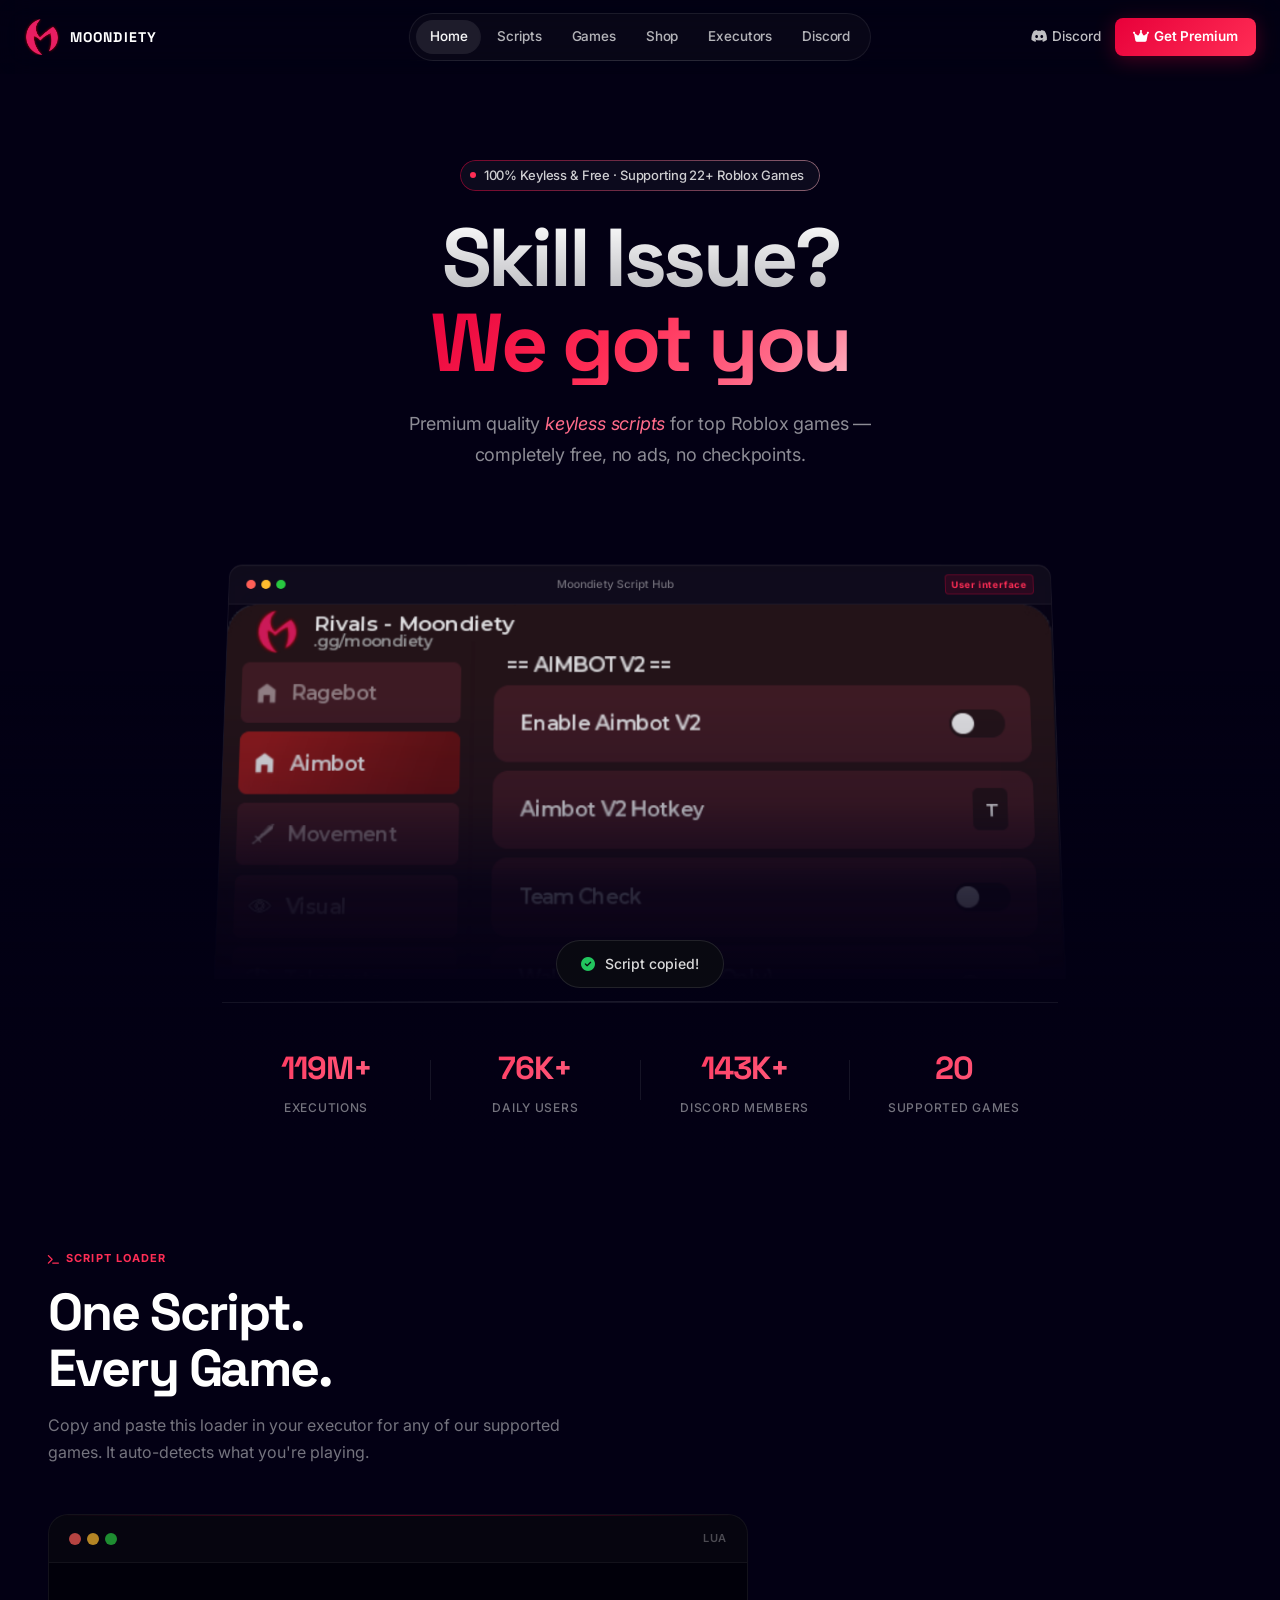
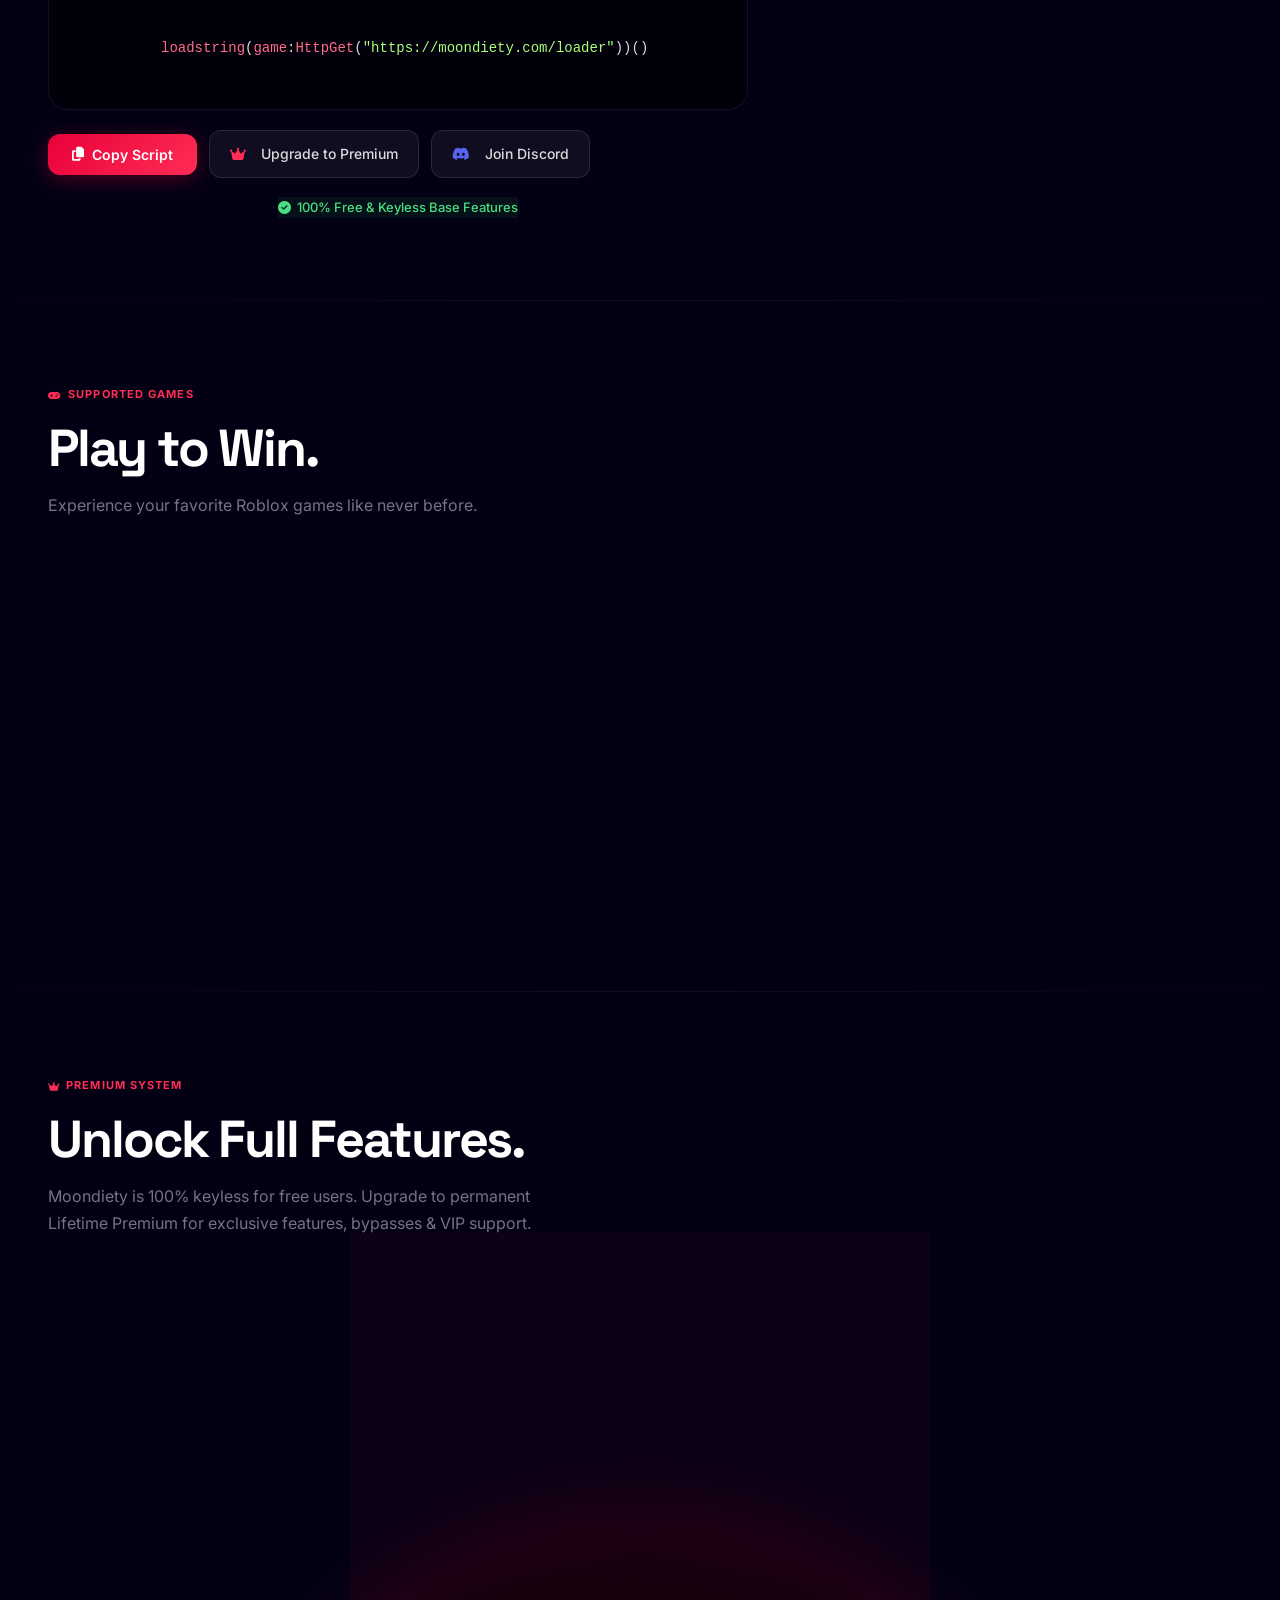
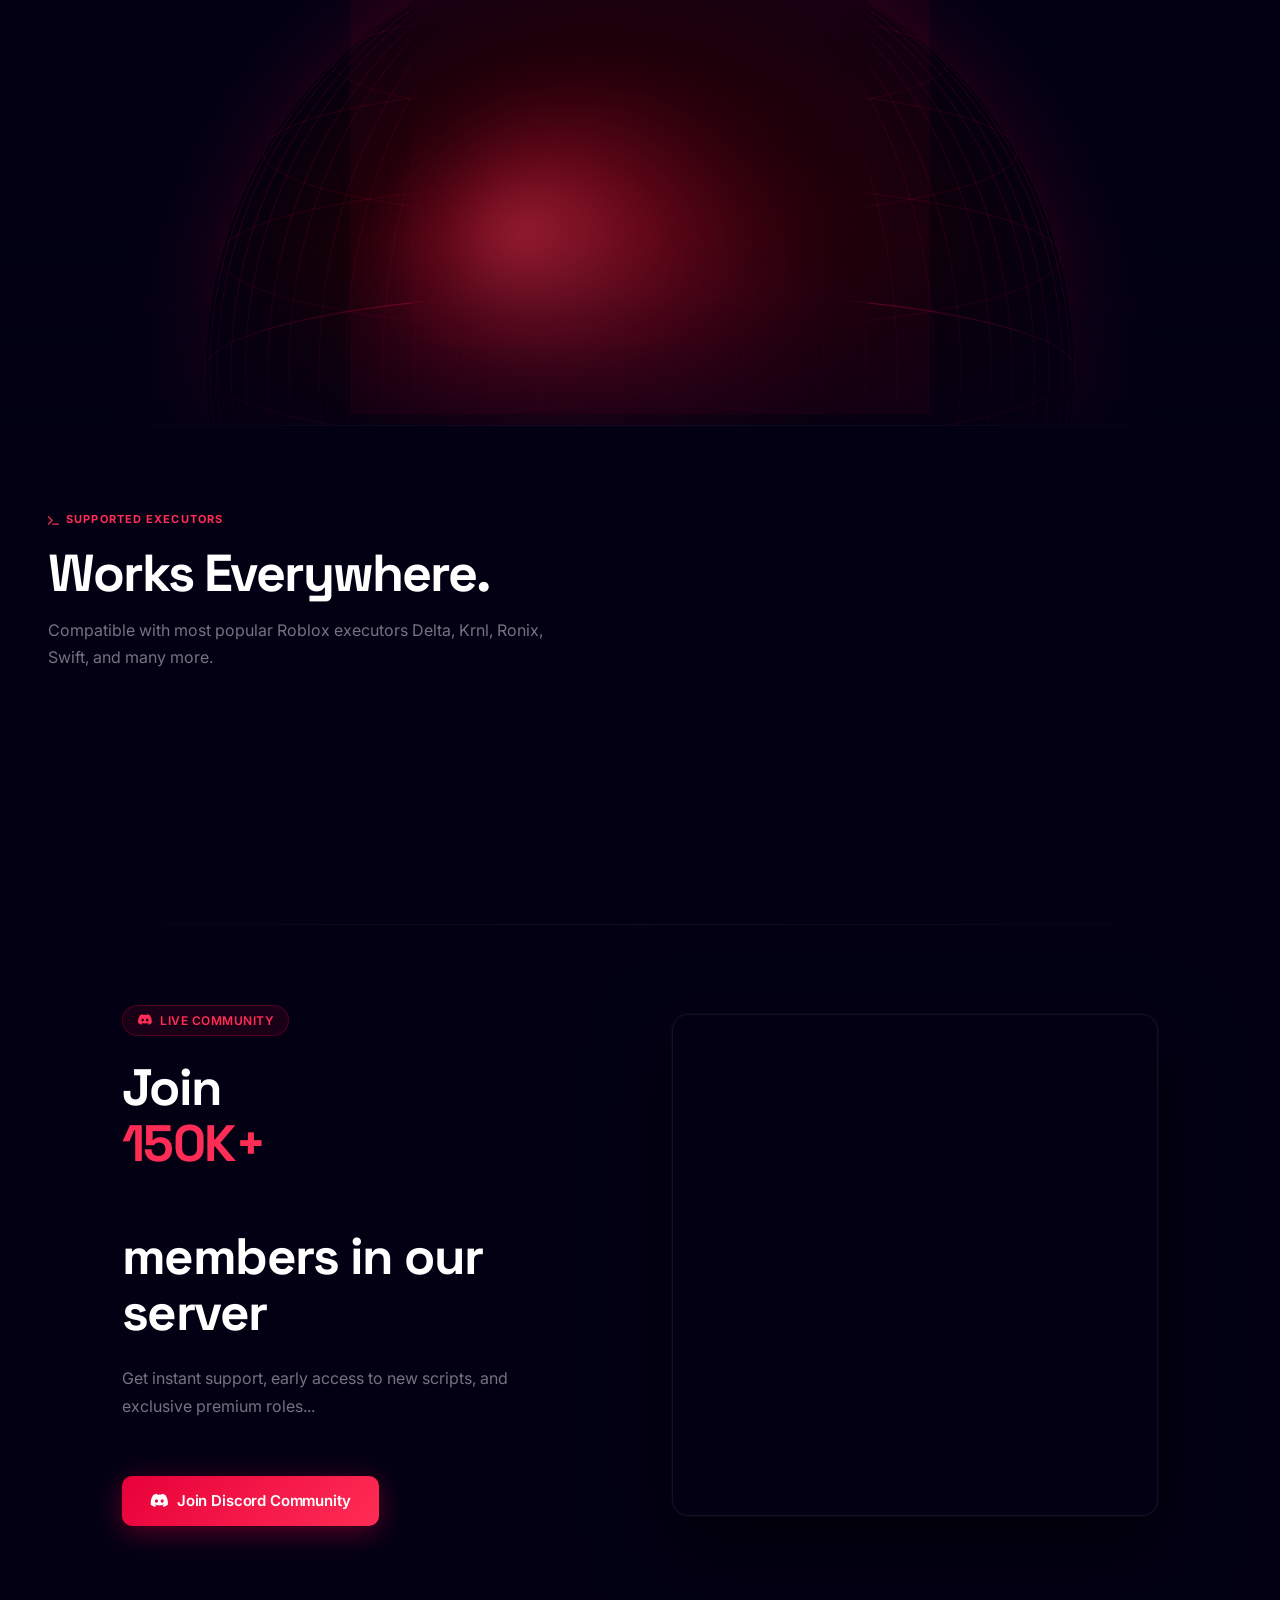
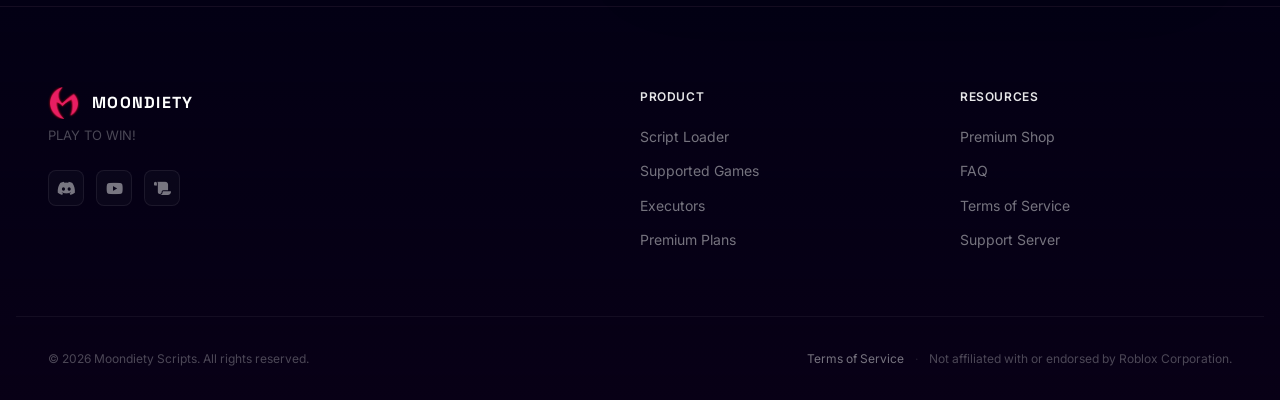
<file: index.html>
<!DOCTYPE html>
<html lang="en">
<head>
  <meta charset="UTF-8">
  <style>
    html {
      min-height: 100%;
      background: #030014;
      overscroll-behavior-y: none;
    }
    body.dark-theme {
      min-height: 100vh;
      background-color: #030014;
      overflow-x: clip;
    }
  </style>
  <meta name="viewport" content="width=device-width, initial-scale=1.0">
  <title>Moondiety | 100% Keyless Roblox Scripts & Hub</title>
  <meta name="description" content="Moondiety is 100% keyless! Execute the best free Roblox scripts with zero ads, zero checkpoints, and instant execution across 22+ games.">
  <meta name="keywords" content="moondiety, keyless roblox script, keyless script hub, free roblox scripts, roblox executor, no key script, murder mystery 2 script, grow a garden script, dead rails script">
  <meta name="theme-color" content="#030014">
  <meta property="og:title" content="Moondiety | 100% Keyless Roblox Scripts">
  <meta property="og:description" content="100% keyless Roblox script hub. Zero keys, zero ads, instant execution across 22+ games.">
  <meta property="og:image" content="/media/banner.jpg">
  <meta property="og:type" content="website">
  <link rel="apple-touch-icon" sizes="180x180" href="/media/apple-touch-icon.png">
  <link rel="icon" type="image/svg+xml" href="/media/favicon.svg">
  <link rel="icon" type="image/png" sizes="96x96" href="/media/favicon-96x96.png">
  <link rel="shortcut icon" href="/media/favicon.ico">
  <link rel="manifest" href="/media/site.webmanifest">
  <link rel="preconnect" href="https://fonts.googleapis.com">
  <link rel="preconnect" href="https://fonts.gstatic.com" crossorigin>
  <link href="https://fonts.googleapis.com/css2?family=Inter:wght@300;400;500;600;700;800;900&family=Space+Grotesk:wght@400;500;600;700&family=Michroma&display=swap" rel="stylesheet">
  <link rel="stylesheet" href="https://cdnjs.cloudflare.com/ajax/libs/font-awesome/6.5.0/css/all.min.css">
  <link rel="stylesheet" href="/assets/css/main.css">
  <link rel="stylesheet" href="/assets/css/animations.css">

  <style id="scroll-background-fix">
    html {
      min-height: 100%;
      background-color: #030014 !important;
      overscroll-behavior: none;
    }
    body,
    body.dark-theme {
      min-height: 100%;
      background-color: #030014 !important;
      background-attachment: fixed;
      overscroll-behavior: none;
      overflow-x: clip;
    }
    body.dark-theme > footer,
    body.dark-theme .footer {
      background-color: #030014;
    }
  </style>
</head>
<body class="dark-theme">
<div class="scroll-progress" id="scroll-progress"></div>
<div class="toast" id="toast" role="alert">
  <i class="toast-icon fas fa-check-circle toast-icon-success"></i>
  <span class="toast-text">Script copied!</span>
</div>
<nav class="navbar" id="navbar">
  <div class="nav-inner">
    <a href="/#home" class="nav-logo" aria-label="Moondiety Home">
      <img src="/media/logo.png" alt="Moondiety Logo" width="36" height="36">
      <span class="nav-logo-name">MOONDIETY</span>
    </a>
    <div class="nav-pill" role="navigation" aria-label="Main navigation">
      <a href="/#home"      class="nav-link active">Home</a>
      <a href="/#scripts"   class="nav-link">Scripts</a>
      <a href="/#games"     class="nav-link">Games</a>
      <a href="/shop"       class="nav-link">Shop</a>
      <a href="/#executors" class="nav-link">Executors</a>
      <a href="/#discord"   class="nav-link">Discord</a>
    </div>
    <div class="nav-actions">
      <a href="https://discord.gg/moondiety" target="_blank" rel="noopener" class="nav-login">
        <i class="fab fa-discord"></i> Discord
      </a>
      <a href="/shop" class="btn-get-key">
        <i class="fas fa-crown"></i> Get Premium
      </a>
      <button class="hamburger" id="hamburger" aria-label="Toggle menu" aria-expanded="false">
        <span></span><span></span><span></span>
      </button>
    </div>
  </div>
</nav>
<div class="mobile-overlay" id="mobile-overlay"></div>
<div class="mobile-menu" id="mobile-menu" aria-hidden="true">
  <div class="mobile-menu-header">
    <div class="mobile-menu-brand">
      <img src="/media/logo.png" alt="Moondiety" width="28">
      <span>Moondiety</span>
    </div>
    <button class="mobile-close" id="mobile-close" aria-label="Close menu">
      <i class="fas fa-times"></i>
    </button>
  </div>
  <div class="mobile-menu-body">
    <a href="/#home" class="mobile-link">
      <span class="ml-icon"><i class="fas fa-home"></i></span>
      <span>Home</span>
    </a>
    <a href="/#scripts" class="mobile-link">
      <span class="ml-icon"><i class="fas fa-code"></i></span>
      <span>Script Loader</span>
    </a>
    <a href="/#games" class="mobile-link">
      <span class="ml-icon"><i class="fas fa-gamepad"></i></span>
      <span>Games</span>
    </a>
    <a href="/shop" class="mobile-link">
      <span class="ml-icon"><i class="fas fa-crown"></i></span>
      <span>Premium Shop</span>
    </a>
    <a href="/#executors" class="mobile-link">
      <span class="ml-icon"><i class="fas fa-bolt"></i></span>
      <span>Executors</span>
    </a>
    <div class="mobile-menu-separator"></div>
    <a href="https://discord.gg/moondiety" target="_blank" rel="noopener" class="mobile-link">
      <span class="ml-icon"><i class="fab fa-discord"></i></span>
      <span>Join Discord</span>
    </a>
  </div>
  <div class="mobile-menu-footer">
    <a href="/shop" class="btn-lg btn-primary">
      <i class="fas fa-crown"></i> Get Premium
    </a>
  </div>
</div>
<section id="home" class="hero">
  
  <video class="hero-video-bg" autoplay muted loop playsinline aria-hidden="true">
    <source src="/media/blackhole.mp4" type="video/mp4">
  </video>
  <div class="hero-horizon" aria-hidden="true"></div>
  <div class="hero-content">
    <div class="announce-badge">
      <span class="dot"></span>
      100% Keyless & Free &middot; Supporting 22+ Roblox Games
    </div>
    <h1 class="hero-title">
      <span class="hero-line-plain">Skill Issue?</span>
      <span class="line-accent">We got you</span>
    </h1>
    <p class="hero-sub">
      Premium quality <em>keyless scripts</em> for top Roblox games &mdash; completely free, no ads, no checkpoints.
    </p>
  </div>

  
  <div class="hero-mockup-float" data-anim="fade-up" data-delay="200">
    
    <div class="hero-mockup-inner">
      
      <div class="mockup-chrome">
        <div class="mockup-chrome-dots">
          <span></span><span></span><span></span>
        </div>
        <div class="mockup-chrome-title">Moondiety Script Hub</div>
        <div class="mockup-chrome-badge">User interface</div>
      </div>
      
      <div class="mockup-screen">
        <img src="/media/uilib.png" alt="Moondiety Script Hub UI" class="hero-mockup-img">
      </div>
    </div>
  </div>
  <div class="hero-stats">
    <div class="stat-divider"></div>
    <div class="hero-stats-row">
      <div class="hero-stat">
        <div class="hero-stat-value"><span data-counter data-target="125" data-suffix="M+">125M+</span></div>
        <div class="hero-stat-label">Executions</div>
      </div>
      <div class="hero-stat-sep"></div>
      <div class="hero-stat">
        <div class="hero-stat-value"><span data-counter data-target="80" data-suffix="K+">80K+</span></div>
        <div class="hero-stat-label">Daily Users</div>
      </div>
      <div class="hero-stat-sep"></div>
      <div class="hero-stat">
        <div class="hero-stat-value"><span data-counter data-target="150" data-suffix="K+">150K+</span></div>
        <div class="hero-stat-label">Discord Members</div>
      </div>
      <div class="hero-stat-sep"></div>
      <div class="hero-stat">
        <div class="hero-stat-value"><span data-counter data-target="22" data-suffix="">22</span></div>
        <div class="hero-stat-label">Supported Games</div>
      </div>
    </div>
  </div>
</section>
<section id="scripts">
  <div class="section">
    <div data-anim="fade-up">
      <div class="section-label"><i class="fas fa-terminal"></i> Script Loader</div>
      <h2 class="section-title">One Script.<br>Every Game.</h2>
      <p class="section-desc">Copy and paste this loader in your executor for any of our supported games. It auto-detects what you're playing.</p>
    </div>
    <div class="loader-wrap" data-anim="fade-up" data-delay="200">
      <div class="code-block shimmer">
        <div class="code-block-header">
          <div class="code-dots">
            <div class="code-dot code-dot-red"></div>
            <div class="code-dot code-dot-yellow"></div>
            <div class="code-dot code-dot-green"></div>
          </div>
          <span class="code-lang">Lua</span>
        </div>
        <div class="code-content">
          
          <span class="code-func">loadstring</span>(<span class="code-func">game</span>:<span class="code-func">HttpGet</span>(<span class="code-string">"https://moondiety.com/loader"</span>))()
        </div>
      </div>
      <div class="loader-actions">
        <button class="btn-copy" id="copy-script" aria-label="Copy script to clipboard">
          <i class="fas fa-copy"></i>
          <span>Copy Script</span>
        </button>
        <a href="/shop" class="btn-key" id="btn-premium">
          <i class="fas fa-crown" style="color:var(--rose);margin-right:8px;"></i> Upgrade to Premium
        </a>
        <a href="https://discord.gg/moondiety" target="_blank" rel="noopener" class="btn-key" id="btn-discord">
          <i class="fab fa-discord" style="color:#5865F2;margin-right:8px;"></i> Join Discord
        </a>
      </div>
      <div style="text-align:center;margin-top:1rem;">
        <span class="btn-tutorial" style="cursor:default;pointer-events:none;background:rgba(34,197,94,0.08);border-color:rgba(34,197,94,0.25);color:#4ade80;">
          <i class="fas fa-check-circle"></i> 100% Free & Keyless Base Features
        </span>
      </div>
    </div>
  </div>
</section>
<div class="separator"></div>
<section id="games">
  <div class="section">
    <div data-anim="fade-up">
      <div class="section-label"><i class="fas fa-gamepad"></i> Supported Games</div>
      <h2 class="section-title">Play to Win.</h2>
      <p class="section-desc">Experience your favorite Roblox games like never before.</p>
    </div>
  </div>
  <div class="games-scroll-wrap" data-anim="fade-up" data-delay="200" data-marquee>
    <div class="games-track" id="games-track">
      <div class="game-card" role="article" aria-label="Grow a Garden">
        <div class="game-card-inner">
          <div class="game-face game-face-front">
            <img class="game-thumb" src="/media/gag.png" alt="Grow a Garden" loading="lazy">
            <div class="game-info"><div class="game-name">Grow a Garden</div></div>
          </div>
          <div class="game-face game-face-back">
            <div class="game-back-title">Grow a Garden</div>
            <div class="game-feature"><i class="game-feature-icon fas fa-seedling"></i> Auto Farm</div>
            <div class="game-feature"><i class="game-feature-icon fas fa-bolt"></i> Auto New Events</div>
            <div class="game-feature"><i class="game-feature-icon fas fa-sync-alt"></i> Updated to Latest Version</div>
            <div class="game-feature"><i class="game-feature-icon fas fa-shield-alt"></i> Anti-Ban Protection</div>
            <div class="game-more"><i class="fas fa-crown"></i> 36+ More Features</div>
          </div>
        </div>
      </div>
      <div class="game-card" role="article" aria-label="Steal a Brainrot">
        <div class="game-card-inner">
          <div class="game-face game-face-front">
            <img class="game-thumb" src="/media/sab.jpg" alt="Steal a Brainrot" loading="lazy">
            <div class="game-info"><div class="game-name">Steal a Brainrot</div></div>
          </div>
          <div class="game-face game-face-back">
            <div class="game-back-title">Steal a Brainrot</div>
            <div class="game-feature"><i class="game-feature-icon fas fa-running"></i> Instant Steal Brainrots</div>
            <div class="game-feature"><i class="game-feature-icon fas fa-tachometer-alt"></i> Speed Bypass</div>
            <div class="game-feature"><i class="game-feature-icon fas fa-crosshairs"></i> Teleports</div>
            <div class="game-feature"><i class="game-feature-icon fas fa-user-shield"></i> Anti-Ban &amp; Kick</div>
            <div class="game-more"><i class="fas fa-crown"></i> 32+ More Features</div>
          </div>
        </div>
      </div>
      <div class="game-card" role="article" aria-label="Dead Rails">
        <div class="game-card-inner">
          <div class="game-face game-face-front">
            <img class="game-thumb" src="/media/dr.png" alt="Dead Rails" loading="lazy">
            <div class="game-info"><div class="game-name">Dead Rails</div></div>
          </div>
          <div class="game-face game-face-back">
            <div class="game-back-title">Dead Rails</div>
            <div class="game-feature"><i class="game-feature-icon fas fa-skull"></i> Best Auto Bonds Farm</div>
            <div class="game-feature"><i class="game-feature-icon fas fa-trophy"></i> Auto Win with Bond Farm</div>
            <div class="game-feature"><i class="game-feature-icon fas fa-map-marker-alt"></i> All Location Teleports</div>
            <div class="game-feature"><i class="game-feature-icon fas fa-toolbox"></i> All Item Bringer</div>
            <div class="game-more"><i class="fas fa-crown"></i> 28+ More Features</div>
          </div>
        </div>
      </div>
      <div class="game-card" role="article" aria-label="99 Nights in the Forest">
        <div class="game-card-inner">
          <div class="game-face game-face-front">
            <img class="game-thumb" src="/media/99.webp" alt="99 Nights in the Forest" loading="lazy">
            <div class="game-info"><div class="game-name">99 Nights in Forest</div></div>
          </div>
          <div class="game-face game-face-back">
            <div class="game-back-title">99 Nights in Forest</div>
            <div class="game-feature"><i class="game-feature-icon fas fa-tree"></i> Bring All Items</div>
            <div class="game-feature"><i class="game-feature-icon fas fa-campground"></i> Auto Farm</div>
            <div class="game-feature"><i class="game-feature-icon fas fa-fist-raised"></i> Kill Aura</div>
            <div class="game-feature"><i class="game-feature-icon fas fa-running"></i> Speed &amp; Fly Boost</div>
            <div class="game-more"><i class="fas fa-crown"></i> 25+ More Features</div>
          </div>
        </div>
      </div>
      <div class="game-card" role="article" aria-label="Ink Game">
        <div class="game-card-inner">
          <div class="game-face game-face-front">
            <img class="game-thumb" src="/media/Ink.jpg" alt="Ink Game" loading="lazy">
            <div class="game-info"><div class="game-name">Ink Game</div></div>
          </div>
          <div class="game-face game-face-back">
            <div class="game-back-title">Ink Game</div>
            <div class="game-feature"><i class="game-feature-icon fas fa-shield-alt"></i> God Mode</div>
            <div class="game-feature"><i class="game-feature-icon fas fa-crosshairs"></i> Kill All</div>
            <div class="game-feature"><i class="game-feature-icon fas fa-robot"></i> Auto Win AFK Farm</div>
            <div class="game-feature"><i class="game-feature-icon fas fa-eye"></i> Aimbot</div>
            <div class="game-more"><i class="fas fa-crown"></i> 38+ More Features</div>
          </div>
        </div>
      </div>
      <div class="game-card" role="article" aria-label="Forsaken">
        <div class="game-card-inner">
          <div class="game-face game-face-front">
            <img class="game-thumb" src="/media/forsaken.png" alt="Forsaken" loading="lazy">
            <div class="game-info"><div class="game-name">Forsaken</div></div>
          </div>
          <div class="game-face game-face-back">
            <div class="game-back-title">Forsaken</div>
            <div class="game-feature"><i class="game-feature-icon fas fa-heart"></i> Infinite Stamina</div>
            <div class="game-feature"><i class="game-feature-icon fas fa-cog"></i> Auto Generator</div>
            <div class="game-feature"><i class="game-feature-icon fas fa-skull-crossbones"></i> Kill All</div>
            <div class="game-feature"><i class="game-feature-icon fas fa-eye"></i> ESP Players &amp; Killer</div>
            <div class="game-more"><i class="fas fa-crown"></i> 18+ More Features</div>
          </div>
        </div>
      </div>
      <div class="game-card" role="article" aria-label="Murder Mystery 2">
        <div class="game-card-inner">
          <div class="game-face game-face-front">
            <img class="game-thumb" src="/media/mm2.webp" alt="Murder Mystery 2" loading="lazy">
            <div class="game-info"><div class="game-name">Murder Mystery 2</div></div>
          </div>
          <div class="game-face game-face-back">
            <div class="game-back-title">Murder Mystery 2</div>
            <div class="game-feature"><i class="game-feature-icon fas fa-user-secret"></i> Murderer Revealer</div>
            <div class="game-feature"><i class="game-feature-icon fas fa-running"></i> Speed Customiser</div>
            <div class="game-feature"><i class="game-feature-icon fas fa-eye"></i> ESP for All Players</div>
            <div class="game-feature"><i class="game-feature-icon fas fa-trophy"></i> Auto Win Features</div>
            <div class="game-more"><i class="fas fa-crown"></i> 20+ More Features</div>
          </div>
        </div>
      </div>
      <div class="game-card" role="article" aria-label="Evade">
        <div class="game-card-inner">
          <div class="game-face game-face-front">
            <img class="game-thumb" src="/media/Evade.webp" alt="Evade" loading="lazy">
            <div class="game-info"><div class="game-name">Evade</div></div>
          </div>
          <div class="game-face game-face-back">
            <div class="game-back-title">Evade</div>
            <div class="game-feature"><i class="game-feature-icon fas fa-eye"></i> Player &amp; Bot ESP</div>
            <div class="game-feature"><i class="game-feature-icon fas fa-shield-alt"></i> God Mode</div>
            <div class="game-feature"><i class="game-feature-icon fas fa-running"></i> WalkSpeed &amp; JumpPower</div>
            <div class="game-feature"><i class="game-feature-icon fas fa-first-aid"></i> Auto Revive &amp; Heal</div>
            <div class="game-more"><i class="fas fa-crown"></i> 22+ More Features</div>
          </div>
        </div>
      </div>
      <div class="game-card" role="article" aria-label="Plant vs Brainrot">
        <div class="game-card-inner">
          <div class="game-face game-face-front">
            <img class="game-thumb" src="/media/pvb.webp" alt="Plant vs Brainrot" loading="lazy">
            <div class="game-info"><div class="game-name">Plant vs Brainrot</div></div>
          </div>
          <div class="game-face game-face-back">
            <div class="game-back-title">Plant vs Brainrot</div>
            <div class="game-feature"><i class="game-feature-icon fas fa-sun"></i> Fastest Auto Farm</div>
            <div class="game-feature"><i class="game-feature-icon fas fa-robot"></i> Auto Collect</div>
            <div class="game-feature"><i class="game-feature-icon fas fa-skull-crossbones"></i> Kill All Brainrots</div>
            <div class="game-feature"><i class="game-feature-icon fas fa-seedling"></i> Auto Upgrade Plants</div>
            <div class="game-more"><i class="fas fa-crown"></i> 15+ More Features</div>
          </div>
        </div>
      </div>
    </div>
  </div>
</section>
<div class="separator"></div>
<section id="premium" class="premium-section">
  <canvas id="globe-canvas" aria-hidden="true"></canvas>
  <div class="section">
    <div data-anim="fade-up">
      <div class="section-label"><i class="fas fa-crown"></i> Premium System</div>
      <h2 class="section-title">Unlock Full Features.</h2>
      <p class="section-desc">Moondiety is 100% keyless for free users. Upgrade to permanent Lifetime Premium for exclusive features, bypasses & VIP support.</p>
    </div>
    <div class="pricing-grid" style="display:flex;justify-content:center;">
      <div class="pricing-card featured" style="max-width:460px;width:100%;" data-anim="fade-up" data-delay="100" id="plan-lifetime">
        <div class="pricing-badge">Permanent License</div>
        <div class="pricing-plan">Lifetime Access</div>
        <div class="pricing-price"><sup>$</sup>10</div>
        <div class="pricing-price-sub">One-time payment • Permanent activation</div>
        <div class="pricing-divider"></div>
        <ul class="pricing-features">
          <li class="pricing-feature"><i class="fas fa-check icon-yes"></i> All Exclusive Premium Features</li>
          <li class="pricing-feature"><i class="fas fa-check icon-yes"></i> Permanent Access Across All Games</li>
          <li class="pricing-feature"><i class="fas fa-check icon-yes"></i> Unlocks Locked Game Bypasses (Auto Win, etc.)</li>
          <li class="pricing-feature"><i class="fas fa-check icon-yes"></i> Free Early Access to All Future Updates</li>
          <li class="pricing-feature"><i class="fas fa-check icon-yes"></i> VIP Premium Role in Discord</li>
          <li class="pricing-feature"><i class="fas fa-check icon-yes"></i> 24/7 Dedicated Ticket Support</li>
        </ul>
        <a href="https://moondiety.mysellauth.com/product/moondiety-scripts-premium" target="_blank" rel="noopener" class="btn-pricing btn-pricing-featured" id="buy-lifetime">
          <i class="fas fa-bolt"></i> Instant Crypto Checkout
        </a>
        <a href="https://discord.gg/moondiety" target="_blank" rel="noopener" class="btn-pricing btn-pricing-default" style="margin-top:0.75rem;" id="buy-discord">
          <i class="fab fa-discord"></i> Manual Payment (Open Ticket)
        </a>
        <div class="manual-methods-box" style="margin-top:1.25rem; padding:0.85rem 1rem; background:rgba(255,255,255,0.03); border:1px solid rgba(255,255,255,0.08); border-radius:var(--radius-md); text-align:center;">
          <div style="font-size:0.72rem; font-weight:700; text-transform:uppercase; letter-spacing:0.08em; color:var(--text-muted); margin-bottom:0.4rem;">
            Supported Manual Payment Methods
          </div>
          <div style="font-size:0.76rem; font-weight:600; color:var(--text-light); line-height:1.6;">
            PayPal Balance &bull; Revolut &bull; Paysafe &bull; CashApp &bull; Apple Pay &bull; Bank Transfer &bull; Zelle &bull; Venmo &bull; Stripe &bull; FunPay
          </div>
        </div>
      </div>
    </div>
  </div>
</section>
<div class="separator"></div>
<section id="executors">
  <div class="section">
    <div data-anim="fade-up">
      <div class="section-label"><i class="fas fa-terminal"></i> Supported Executors</div>
      <h2 class="section-title">Works Everywhere.</h2>
      <p class="section-desc">Compatible with most popular Roblox executors Delta, Krnl, Ronix, Swift, and many more.</p>
    </div>
  </div>
  <div class="executors-scroll-wrap" data-anim="fade-up" data-delay="200" data-marquee>
    <div class="executors-track" id="executors-track">
      <a href="https://deltaexploits.gg/"   target="_blank" rel="noopener" class="executor-pill"><span class="executor-status-dot"></span> Delta</a>
      <a href="https://codex.lol/"          target="_blank" rel="noopener" class="executor-pill"><span class="executor-status-dot"></span> Codex</a>
      <a href="https://krnl.cat/"           target="_blank" rel="noopener" class="executor-pill"><span class="executor-status-dot"></span> Krnl</a>
      <a href="https://ronixstudios.com/"   target="_blank" rel="noopener" class="executor-pill"><span class="executor-status-dot"></span> Ronix</a>
      <a href="https://spdmteam.com/index"  target="_blank" rel="noopener" class="executor-pill"><span class="executor-status-dot"></span> Arceus X</a>
      <a href="https://vegax.gg/"           target="_blank" rel="noopener" class="executor-pill"><span class="executor-status-dot"></span> Vega X</a>
      <a href="https://getcryptic.net/"     target="_blank" rel="noopener" class="executor-pill"><span class="executor-status-dot"></span> Cryptic</a>
      <a href="https://realbunni.com/"      target="_blank" rel="noopener" class="executor-pill"><span class="executor-status-dot"></span> Bunni</a>
      <a href="https://getswift.vip/"       target="_blank" rel="noopener" class="executor-pill"><span class="executor-status-dot"></span> Swift</a>
      <a href="https://getvelocity.live/"   target="_blank" rel="noopener" class="executor-pill"><span class="executor-status-dot"></span> Velocity</a>
      <a href="https://volcano.best/"       target="_blank" rel="noopener" class="executor-pill"><span class="executor-status-dot"></span> Volcano</a>
      <a href="https://zenith.win/"         target="_blank" rel="noopener" class="executor-pill"><span class="executor-status-dot"></span> Zenith</a>
      <a href="https://getwave.gg/"         target="_blank" rel="noopener" class="executor-pill"><span class="executor-status-dot"></span> Wave</a>
      <a href="https://buyawp.gg"           target="_blank" rel="noopener" class="executor-pill"><span class="executor-status-dot"></span> Awp</a>
    </div>
  </div>
</section>
<div class="separator"></div>
<section id="discord" class="section">
  <div class="discord-section-inner" data-anim="fade-up">

    
    <div class="discord-left">
      <div class="discord-badge">
        <i class="fab fa-discord"></i> Live Community
      </div>
      <h2 class="discord-heading">Join <span class="line-accent" style="-webkit-text-fill-color:unset;background:none;color:var(--rose);">150K+</span><br>members in our server</h2>
      <p class="discord-sub" style="margin-bottom: 2rem;">Get instant support, early access to new scripts, and exclusive premium roles...</p>
      <a href="https://discord.gg/moondiety" target="_blank" rel="noopener" class="btn-lg btn-primary" id="discord-join-btn" style="align-self:flex-start;">
        <i class="fab fa-discord"></i> Join Discord Community
      </a>
    </div>

    
    <div class="discord-right" data-anim="fade-up" data-delay="200">
      <div class="discord-widget-wrapper">
        <iframe
          src="https://discord.com/widget?id=1369029597684957295&theme=dark"
          width="100%"
          height="500"
          allowtransparency="true"
          frameborder="0"
          sandbox="allow-popups allow-popups-to-escape-sandbox allow-same-origin allow-scripts"
          title="Moondiety Discord Server">
        </iframe>
      </div>
    </div>

  </div>
</section>

<footer class="footer">
  <div class="footer-inner">
    <div class="footer-brand-col">
      <div class="footer-brand">
        <img src="/media/logo.png" alt="Moondiety Logo" width="32" height="32">
        <span class="footer-brand-name">MOONDIETY</span>
      </div>
      <p class="footer-tagline">PLAY TO WIN!</p>
      <div class="footer-socials">
        <a href="https://discord.gg/moondiety" target="_blank" rel="noopener" class="footer-social" aria-label="Discord"><i class="fab fa-discord"></i></a>
        <a href="https://youtube.com/@moondiety_script?si=3a6-FptuSGqq0xjt" target="_blank" rel="noopener" class="footer-social" aria-label="YouTube"><i class="fab fa-youtube"></i></a>
        <a href="https://scriptblox.com/u/Moondiety" target="_blank" rel="noopener" class="footer-social" aria-label="ScriptBlox"><i class="fas fa-scroll"></i></a>
      </div>
    </div>
    <div class="footer-links-col">
      <h4 class="footer-heading">Product</h4>
      <a href="/#scripts" class="footer-link">Script Loader</a>
      <a href="/#games" class="footer-link">Supported Games</a>
      <a href="/#executors" class="footer-link">Executors</a>
      <a href="/shop" class="footer-link">Premium Plans</a>
    </div>
    <div class="footer-links-col">
      <h4 class="footer-heading">Resources</h4>
      <a href="/shop" class="footer-link">Premium Shop</a>
      <a href="/shop#faq" class="footer-link">FAQ</a>
      <a href="/tos" class="footer-link">Terms of Service</a>
      <a href="https://discord.gg/moondiety" target="_blank" class="footer-link">Support Server</a>
    </div>
  </div>
  <div class="footer-bottom">
    <div class="footer-copy">
      <span>&copy; <span class="js-year">2026</span> Moondiety Scripts. All rights reserved.</span>
    </div>
    <div class="footer-legal">
      <a href="/tos" class="footer-link" style="font-size:12px;">Terms of Service</a>
      <span style="margin:0 8px;opacity:0.4;">&middot;</span>
      <span>Not affiliated with or endorsed by Roblox Corporation.</span>
    </div>
  </div>
</footer>
<script src="/assets/js/main.js" defer></script>
</body>
</html>
</file>
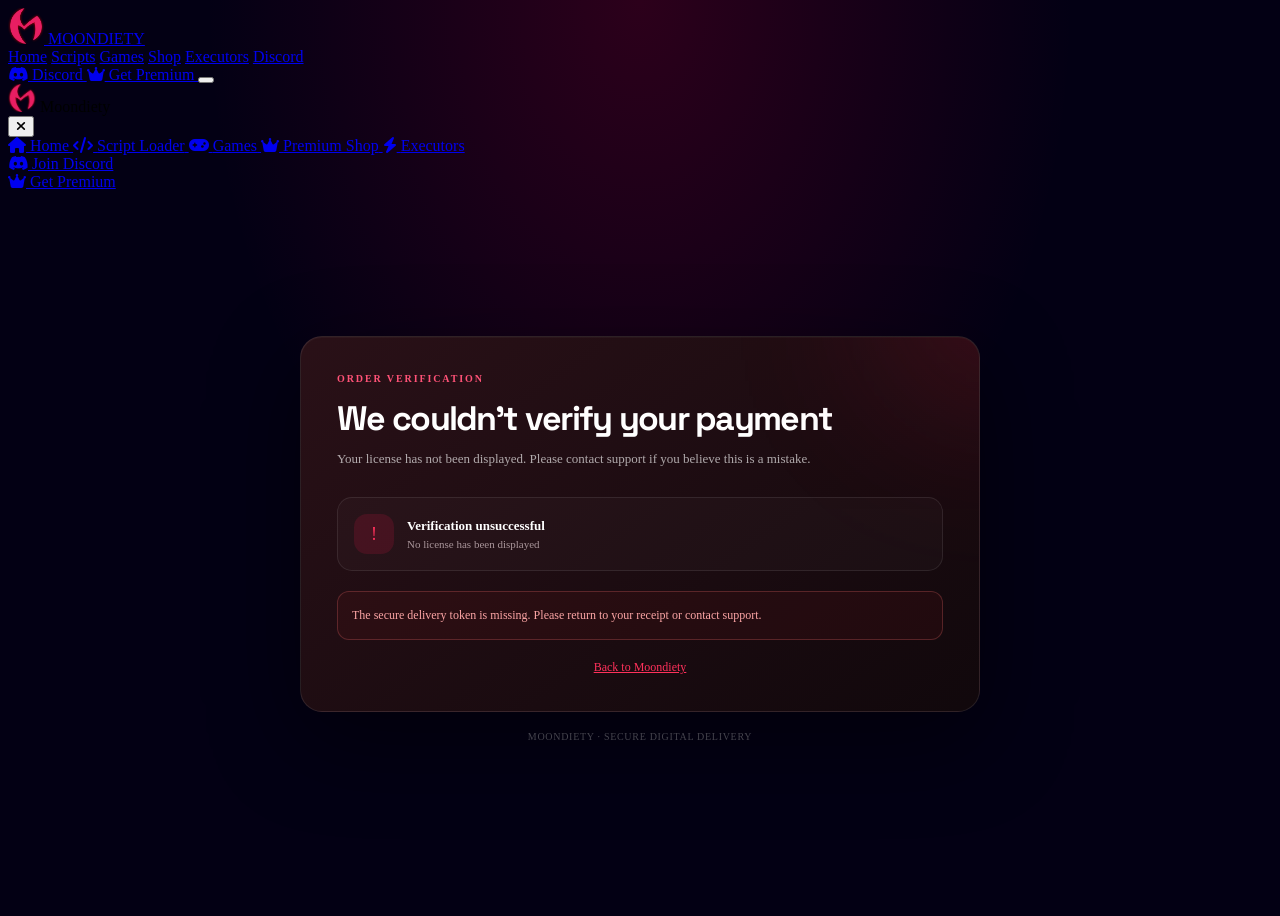
<file: checkout.html>
<!doctype html>
<html lang="en">
<head>
  <meta charset="utf-8">
  <meta name="viewport" content="width=device-width, initial-scale=1">
  <meta name="theme-color" content="#030014">
  <title>Moondiety — Order Confirmation</title>
  <link rel="preconnect" href="https://fonts.googleapis.com">
  <link rel="preconnect" href="https://fonts.gstatic.com" crossorigin>
  <link href="https://fonts.googleapis.com/css2?family=Space+Grotesk:wght@400;500;600;700&family=Inter:wght@300;400;500;600;700&display=swap" rel="stylesheet">
  <link rel="stylesheet" href="https://cdnjs.cloudflare.com/ajax/libs/font-awesome/6.5.0/css/all.min.css">
  <link rel="stylesheet" href="https://moondiety.com/assets/css/main.css">
  <link rel="stylesheet" href="https://moondiety.com/assets/css/animations.css">
  <style>
    body { min-height:100vh; background:radial-gradient(ellipse at 50% 0%,rgba(232,0,58,.18),transparent 48%),#030014; }
    .confirmation-main { width:min(680px,calc(100% - 32px)); margin:0 auto; padding:145px 0 70px; }
    .confirmation-card { position:relative; overflow:hidden; padding:36px; border:1px solid rgba(255,255,255,.09); border-radius:22px; background:linear-gradient(145deg,rgba(43,17,24,.97),rgba(17,8,12,.98)); box-shadow:0 28px 90px rgba(0,0,0,.45),inset 0 1px rgba(255,255,255,.03); }
    .confirmation-card:before { content:""; position:absolute; width:210px;height:210px;right:-135px;top:-150px;background:#ed174c;filter:blur(90px);opacity:.2;pointer-events:none; }
    .eyebrow { color:#ff5277;font-size:10px;font-weight:850;letter-spacing:.19em;text-transform:uppercase; }
    .confirmation-card h1 { margin:13px 0 8px;font:700 clamp(25px,4vw,34px) 'Space Grotesk',sans-serif;letter-spacing:-.05em;color:#fff; }
    .desc { margin:0;color:rgba(255,255,255,.65);font-size:13px;line-height:1.7; }
    .status { display:flex;align-items:center;gap:13px;margin:27px 0 20px;padding:16px;border:1px solid rgba(255,255,255,.09);border-radius:15px;background:rgba(255,255,255,.025); }
    .status-icon { display:grid;place-items:center;flex:0 0 40px;height:40px;border-radius:13px;color:#ff315b;background:rgba(237,23,76,.15);font-size:18px; }
    .status-title { font-size:13px;font-weight:800;color:#fff; }
    .status-sub { margin-top:4px;color:#a9959a;font-size:11px; }
    .spinner { width:18px;height:18px;border:2px solid rgba(255,49,91,.24);border-top-color:#ff315b;border-radius:50%;animation:spin .8s linear infinite; }
    .license-wrap { display:none;margin-top:22px; }
    .license-label { color:#a9959a;font-size:10px;font-weight:850;letter-spacing:.15em;text-transform:uppercase; }
    .license-box { display:flex;align-items:center;gap:10px;margin-top:10px;padding:14px;border:1px solid rgba(255,49,91,.30);border-radius:13px;background:rgba(237,23,76,.09); }
    #license { flex:1;min-width:0;overflow-wrap:anywhere;font:600 13px ui-monospace,monospace;color:#fff; }
    .license-box button { border:0;border-radius:10px;padding:10px 13px;color:#fff;background:linear-gradient(100deg,#e8003a,#ff315b);font-weight:850;cursor:pointer; }
    .error { display:none;margin-top:18px;padding:14px;border-radius:12px;border:1px solid rgba(248,113,113,.25);background:rgba(127,29,29,.13);color:#fca5a5;font-size:12px;line-height:1.6; }
    .home { display:inline-block;margin-top:20px;color:#ff315b;font-size:12px; }
    .confirmation-foot { margin-top:19px;text-align:center;color:rgba(255,255,255,.35);font-size:10px;letter-spacing:.07em; }
    @keyframes spin { to{transform:rotate(360deg)} }
    @media(max-width:480px){.confirmation-main{padding-top:120px}.confirmation-card{padding:25px 21px}}
  </style>
</head>
<body class="dark-theme">
  <div class="scroll-progress" id="scroll-progress"></div>
  <nav class="navbar" id="navbar">
  <div class="nav-inner">
    <a href="/#home" class="nav-logo" aria-label="Moondiety Home">
      <img src="/media/logo.png" alt="Moondiety Logo" width="36" height="36">
      <span class="nav-logo-name">MOONDIETY</span>
    </a>
    <div class="nav-pill" role="navigation" aria-label="Main navigation">
      <a href="/#home"      class="nav-link active">Home</a>
      <a href="/#scripts"   class="nav-link">Scripts</a>
      <a href="/#games"     class="nav-link">Games</a>
      <a href="/shop"       class="nav-link">Shop</a>
      <a href="/#executors" class="nav-link">Executors</a>
      <a href="/#discord"   class="nav-link">Discord</a>
    </div>
    <div class="nav-actions">
      <a href="https://discord.gg/moondiety" target="_blank" rel="noopener" class="nav-login">
        <i class="fab fa-discord"></i> Discord
      </a>
      <a href="/shop" class="btn-get-key">
        <i class="fas fa-crown"></i> Get Premium
      </a>
      <button class="hamburger" id="hamburger" aria-label="Toggle menu" aria-expanded="false">
        <span></span><span></span><span></span>
      </button>
    </div>
  </div>
</nav>
<div class="mobile-overlay" id="mobile-overlay"></div>
<div class="mobile-menu" id="mobile-menu" aria-hidden="true">
  <div class="mobile-menu-header">
    <div class="mobile-menu-brand">
      <img src="/media/logo.png" alt="Moondiety" width="28">
      <span>Moondiety</span>
    </div>
    <button class="mobile-close" id="mobile-close" aria-label="Close menu">
      <i class="fas fa-times"></i>
    </button>
  </div>
  <div class="mobile-menu-body">
    <a href="/#home" class="mobile-link">
      <span class="ml-icon"><i class="fas fa-home"></i></span>
      <span>Home</span>
    </a>
    <a href="/#scripts" class="mobile-link">
      <span class="ml-icon"><i class="fas fa-code"></i></span>
      <span>Script Loader</span>
    </a>
    <a href="/#games" class="mobile-link">
      <span class="ml-icon"><i class="fas fa-gamepad"></i></span>
      <span>Games</span>
    </a>
    <a href="/shop" class="mobile-link">
      <span class="ml-icon"><i class="fas fa-crown"></i></span>
      <span>Premium Shop</span>
    </a>
    <a href="/#executors" class="mobile-link">
      <span class="ml-icon"><i class="fas fa-bolt"></i></span>
      <span>Executors</span>
    </a>
    <div class="mobile-menu-separator"></div>
    <a href="https://discord.gg/moondiety" target="_blank" rel="noopener" class="mobile-link">
      <span class="ml-icon"><i class="fab fa-discord"></i></span>
      <span>Join Discord</span>
    </a>
  </div>
  <div class="mobile-menu-footer">
    <a href="/shop" class="btn-lg btn-primary">
      <i class="fas fa-crown"></i> Get Premium
    </a>
  </div>
</div>
  <main class="confirmation-main">
    <section class="confirmation-card">
      <div class="eyebrow">Order verification</div>
      <h1 id="heading">Verifying your payment</h1>
      <p class="desc" id="description">We're securely confirming your transaction. Please keep this page open.</p>
      <div class="status">
        <div class="status-icon" id="statusIcon"><div class="spinner"></div></div>
        <div><div class="status-title" id="statusTitle">Payment verification in progress</div>
          <div class="status-sub" id="statusSub">This should only take a few seconds</div></div>
      </div>
      <div class="license-wrap" id="licenseWrap">
        <div class="license-label">Your license key</div>
        <div class="license-box"><div id="license"></div><button id="copyButton" type="button">COPY</button></div>
      </div>
      <div class="error" id="errorBox"></div>
      <div style="text-align:center"><a class="home" href="https://moondiety.com/">Back to Moondiety</a></div>
    </section>
    <div class="confirmation-foot">MOONDIETY · SECURE DIGITAL DELIVERY</div>
  </main>
  <script src="https://moondiety.com/assets/js/main.js"></script>
  <script>
    const API_BASE = "";
    const params = new URLSearchParams(window.location.search);
    const claimToken = params.get("claim");
    const heading = document.getElementById("heading");
    const description = document.getElementById("description");
    const statusIcon = document.getElementById("statusIcon");
    const statusTitle = document.getElementById("statusTitle");
    const statusSub = document.getElementById("statusSub");
    const licenseWrap = document.getElementById("licenseWrap");
    const licenseEl = document.getElementById("license");
    const errorBox = document.getElementById("errorBox");

    function showError(message) {
      heading.textContent = "We couldn't verify your payment";
      description.textContent = "Your license has not been displayed. Please contact support if you believe this is a mistake.";
      statusIcon.textContent = "!";
      statusTitle.textContent = "Verification unsuccessful";
      statusSub.textContent = "No license has been displayed";
      errorBox.style.display = "block";
      errorBox.textContent = message;
    }

    async function deliverLicense() {
      const status = params.get("status");
      if (status === "error") {
        showError(params.get("reason") === "delivery"
          ? "Payment verification succeeded, but license preparation failed. Please contact support."
          : "The payment could not be verified. If you were charged, please contact support.");
        return;
      }
      if (!claimToken) {
        showError("The secure delivery token is missing. Please return to your receipt or contact support.");
        return;
      }

      try {
        const response = await fetch("/api/redeem", {
          method: "POST",
          headers: { "Content-Type": "application/json" },
          body: JSON.stringify({ claim_token: claimToken })
        });
        const responseText = await response.text();
        let data;
        try {
          data = JSON.parse(responseText);
        } catch {
          throw new Error("The delivery server returned an invalid response. Check the HTTPS proxy for /api/redeem.");
        }
        if (!response.ok || !data.ok) {
          throw new Error(data.error || "The server could not retrieve your license.");
        }

        heading.textContent = "Purchase successful";
        description.textContent = "Your payment has been confirmed. Your Moondiety access is ready.";
        statusIcon.textContent = "✓";
        statusIcon.style.color = "#86efac";
        statusIcon.style.background = "rgba(34,197,94,.13)";
        statusTitle.textContent = "Payment completed";
        statusSub.textContent = "Your license has been issued successfully";
        licenseEl.textContent = data.license;
        licenseWrap.style.display = "block";
        // Keep the bearer token out of the address bar after successful delivery.
        window.history.replaceState({}, document.title, window.location.pathname);
      } catch (error) {
        showError(error.message || "Unable to retrieve your license. Please contact support.");
      }
    }

    document.getElementById("copyButton").addEventListener("click", async () => {
      try {
        await navigator.clipboard.writeText(licenseEl.textContent);
        document.getElementById("copyButton").textContent = "COPIED";
      } catch {
        const range = document.createRange();
        range.selectNodeContents(licenseEl);
        const selection = window.getSelection();
        selection.removeAllRanges();
        selection.addRange(range);
        document.getElementById("copyButton").textContent = "SELECTED";
      }
    });

    deliverLicense();
  </script>
</body>
</html>
</file>
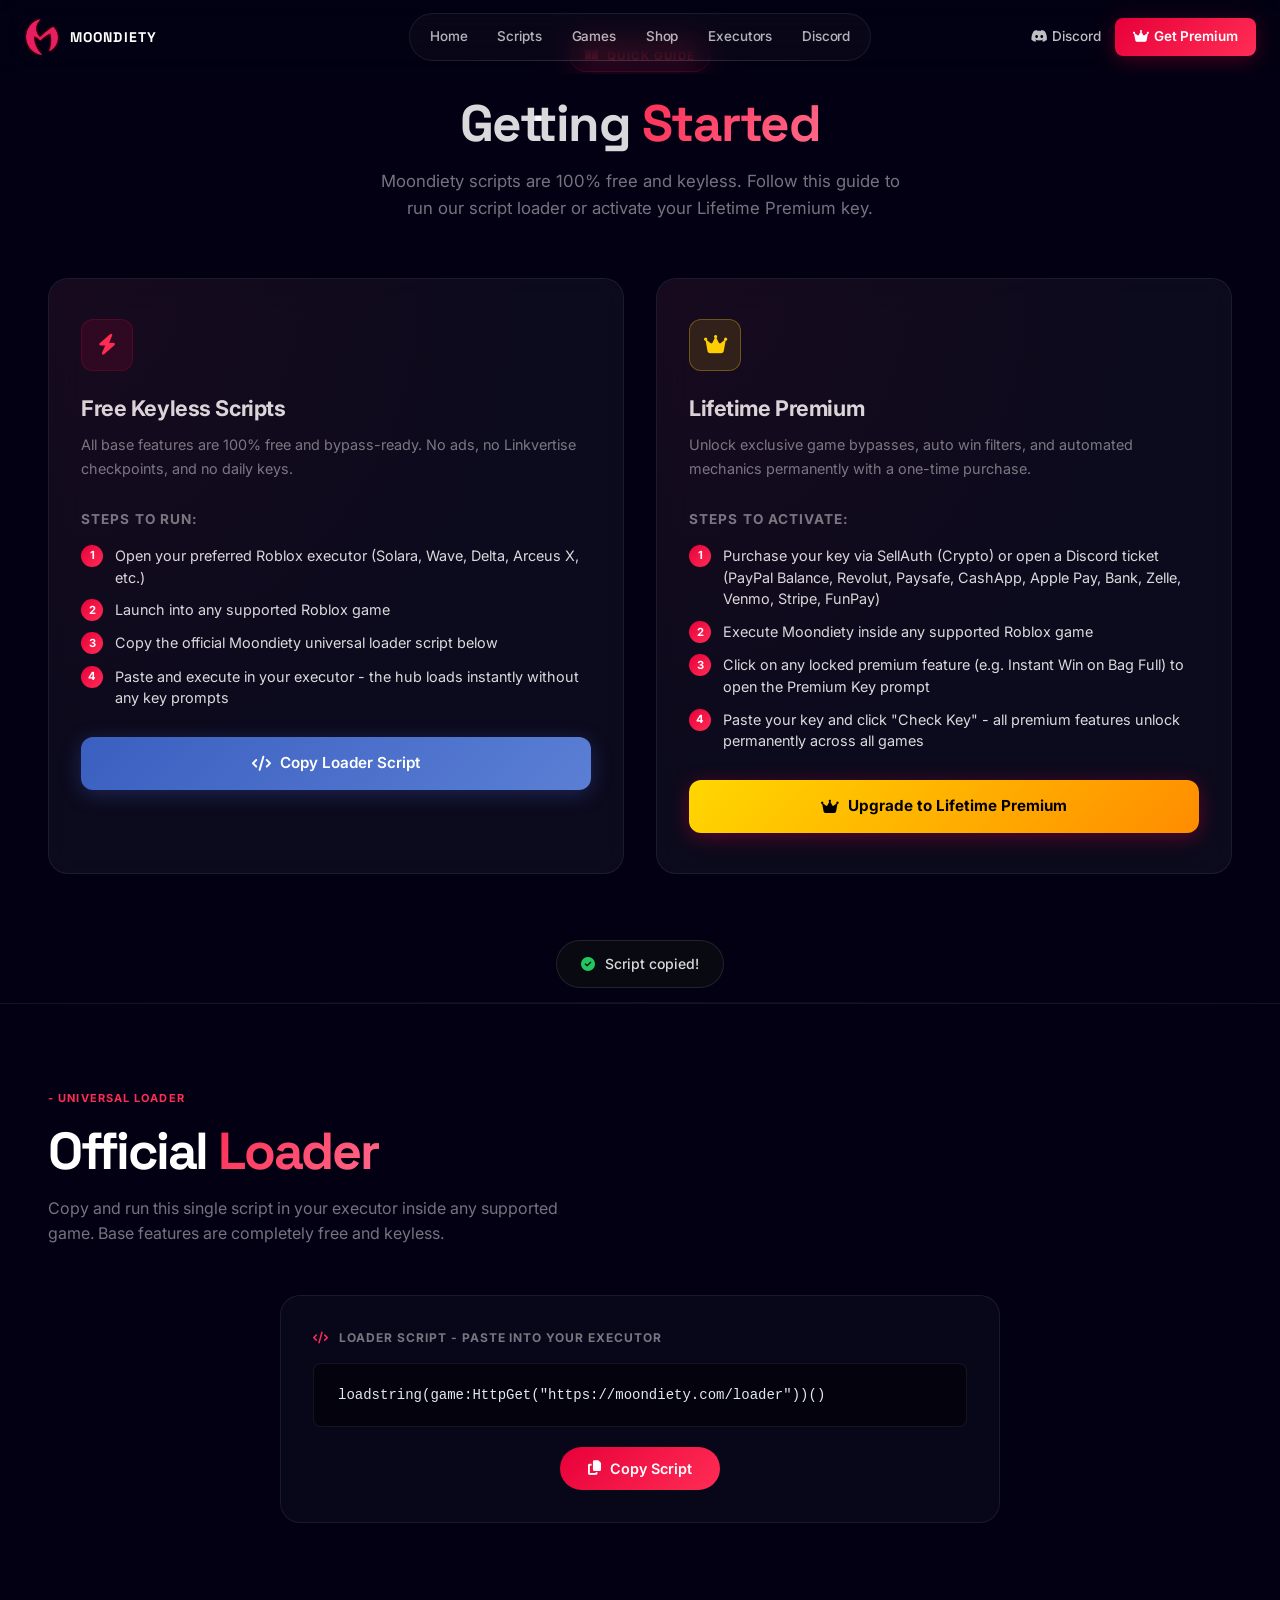
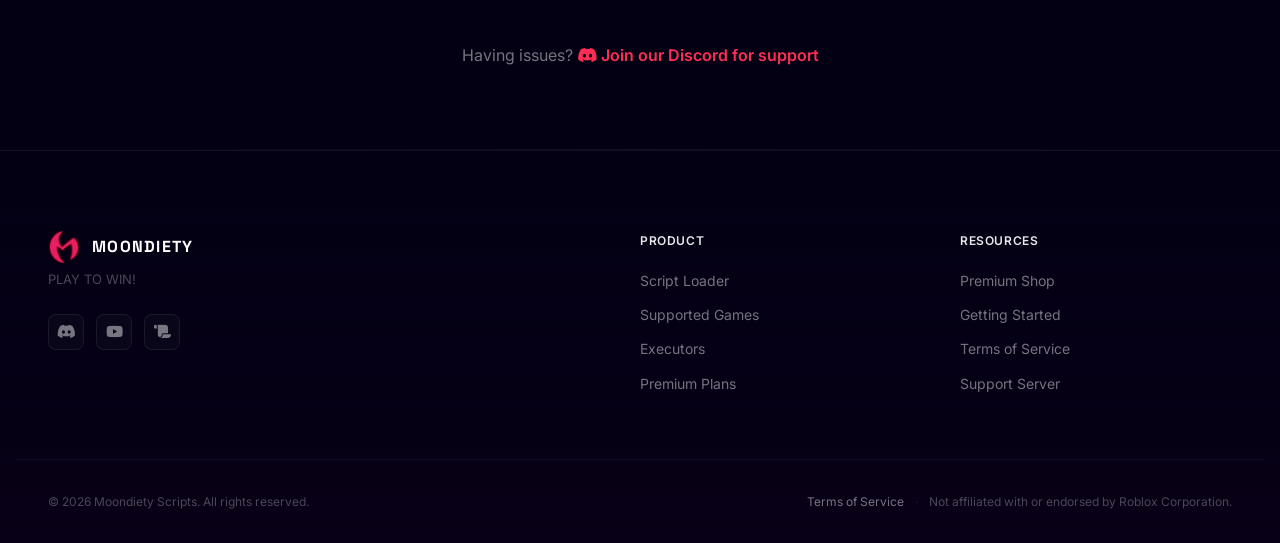
<file: key-tutorial.html>
<!DOCTYPE html>
<html lang="en">
<head>
  <meta charset="UTF-8">
  <meta name="viewport" content="width=device-width, initial-scale=1.0">
  <title>Getting Started Guide | Moondiety Scripts</title>
  <meta name="description" content="Step-by-step guide on how to run Moondiety keyless Roblox scripts and activate Lifetime Premium features.">
  <meta name="keywords" content="moondiety, getting started, roblox script, keyless, premium script, loader">
  <meta name="theme-color" content="#0a0a0f">
  <link rel="apple-touch-icon" sizes="180x180" href="/media/apple-touch-icon.png">
  <link rel="icon" type="image/svg+xml" href="/media/favicon.svg">
  <link rel="icon" type="image/png" sizes="96x96" href="/media/favicon-96x96.png">
  <link rel="shortcut icon" href="/media/favicon.ico">
  <link rel="manifest" href="/media/site.webmanifest">
  <link rel="preconnect" href="https://fonts.googleapis.com">
  <link rel="preconnect" href="https://fonts.gstatic.com" crossorigin>
  <link href="https://fonts.googleapis.com/css2?family=Inter:wght@300;400;500;600;700;800;900&family=Space+Grotesk:wght@400;500;600;700&family=Michroma&display=swap" rel="stylesheet">
  <link rel="stylesheet" href="https://cdnjs.cloudflare.com/ajax/libs/font-awesome/6.5.0/css/all.min.css">
  <link rel="stylesheet" href="/assets/css/main.css">
  <link rel="stylesheet" href="/assets/css/animations.css">
  <style>
    
    .page-hero {
      padding: calc(var(--nav-h) - 2.5rem) 0 3rem;
      text-align: center;
    }
    .page-hero-label {
      display: inline-flex;
      align-items: center;
      gap: 0.5rem;
      font-size: 0.72rem;
      font-weight: 700;
      letter-spacing: 0.1em;
      text-transform: uppercase;
      color: var(--rose);
      border: 1px solid rgba(255,45,85,0.3);
      background: rgba(255,45,85,0.07);
      padding: 0.35rem 0.9rem;
      border-radius: 100px;
      margin-bottom: 1.5rem;
      animation: hero-line-in 0.6s ease 0.1s both;
    }
    .page-title {
      font-family: 'Space Grotesk', sans-serif;
      font-size: clamp(2rem, 5vw, 3.2rem);
      font-weight: 700;
      letter-spacing: -0.03em;
      line-height: 1.1;
      margin-bottom: 1rem;
      animation: hero-line-in 0.7s ease 0.2s both;
    }
    .page-sub {
      color: var(--text-muted);
      font-size: 1.05rem;
      max-width: 540px;
      margin: 0 auto 3.5rem;
      animation: hero-line-in 0.7s ease 0.3s both;
    }
    
    .tutorial-grid {
      display: grid;
      grid-template-columns: repeat(auto-fit, minmax(460px, 1fr));
      gap: 2rem;
      margin-bottom: 5rem;
    }
    .tutorial-card {
      background: var(--glass-bg-md);
      border: 1px solid var(--glass-border);
      border-radius: var(--radius-lg);
      padding: 2.5rem 2rem;
      backdrop-filter: var(--blur-md);
      -webkit-backdrop-filter: var(--blur-md);
      transition: transform 0.4s cubic-bezier(0.16,1,0.3,1),
                  border-color 0.4s ease,
                  box-shadow 0.4s ease;
      position: relative;
      overflow: hidden;
    }
    .tutorial-card::before {
      content: '';
      position: absolute;
      inset: 0;
      border-radius: inherit;
      background: radial-gradient(ellipse at top left, rgba(232,0,58,0.05), transparent 60%);
      pointer-events: none;
    }
    .tutorial-card:hover {
      transform: translateY(-5px);
      border-color: var(--glass-border-red);
      box-shadow: var(--shadow-red), var(--shadow-card);
    }
    .tutorial-card-icon {
      width: 52px;
      height: 52px;
      margin: 0 0 1.25rem 0;
      border-radius: var(--radius-md);
      background: rgba(232,0,58,0.12);
      border: 1px solid rgba(232,0,58,0.2);
      display: flex;
      align-items: center;
      justify-content: center;
      font-size: 1.3rem;
      color: var(--rose);
    }
    .tutorial-card-title {
      font-size: 1.35rem;
      font-weight: 700;
      letter-spacing: -0.02em;
      margin-bottom: 0.5rem;
    }
    .tutorial-card-desc {
      color: var(--text-muted);
      font-size: 0.9rem;
      line-height: 1.65;
      margin-bottom: 1.75rem;
    }
    
    .video-wrap {
      position: relative;
      width: 100%;
      padding-bottom: 56.25%;
      border-radius: var(--radius-md);
      overflow: hidden;
      background: rgba(0,0,0,0.5);
      border: 1px solid var(--glass-border);
      margin-bottom: 1.75rem;
    }
    .video-wrap video {
      position: absolute;
      inset: 0;
      width: 100%;
      height: 100%;
      border-radius: inherit;
    }
    .video-placeholder {
      position: absolute;
      inset: 0;
      display: flex;
      flex-direction: column;
      align-items: center;
      justify-content: center;
      gap: 0.75rem;
      background: radial-gradient(ellipse at center, rgba(232,0,58,0.08), rgba(10,10,15,0.9));
      color: var(--rose);
      font-size: 0.9rem;
      pointer-events: none;
    }
    .video-placeholder i { font-size: 2.5rem; opacity: 0.6; }
    .video-placeholder span { color: var(--text-muted); font-size: 0.8rem; }
    
    .steps-title {
      font-size: 0.85rem;
      font-weight: 700;
      text-transform: uppercase;
      letter-spacing: 0.08em;
      color: var(--text-muted);
      margin-bottom: 0.9rem;
    }
    .steps-list {
      list-style: none;
      display: flex;
      flex-direction: column;
      gap: 0.7rem;
      margin-bottom: 1.75rem;
    }
    .steps-list li {
      display: flex;
      align-items: flex-start;
      gap: 0.75rem;
      font-size: 0.9rem;
      color: var(--text-light);
      line-height: 1.5;
    }
    .step-num-pill {
      flex-shrink: 0;
      width: 22px;
      height: 22px;
      border-radius: 50%;
      background: linear-gradient(135deg, var(--red-accent), var(--rose));
      display: flex;
      align-items: center;
      justify-content: center;
      font-size: 0.7rem;
      font-weight: 700;
      color: white;
    }
    
    .tut-btn {
      display: flex;
      align-items: center;
      justify-content: center;
      gap: 0.6rem;
      padding: 0.9rem 1.5rem;
      border-radius: var(--radius-md);
      font-size: 0.95rem;
      font-weight: 600;
      text-decoration: none;
      transition: all 0.3s ease;
      position: relative;
      overflow: hidden;
      width: 100%;
    }
    .tut-btn::before {
      content: '';
      position: absolute;
      top: 0; left: -100%; width: 100%; height: 100%;
      background: linear-gradient(90deg, transparent, rgba(255,255,255,0.12), transparent);
      transition: left 0.5s;
    }
    .tut-btn:hover::before { left: 100%; }
    .tut-btn-lv {
      background: linear-gradient(135deg, #3b5fc0, #5a7fd4);
      color: white;
      box-shadow: 0 4px 20px rgba(59,95,192,0.35);
    }
    .tut-btn-lv:hover { transform: translateY(-2px); box-shadow: 0 8px 28px rgba(59,95,192,0.5); }
    .tut-btn-ll {
      background: linear-gradient(135deg, var(--red-accent), var(--rose));
      color: white;
      box-shadow: 0 4px 20px rgba(232,0,58,0.35);
    }
    .tut-btn-ll:hover { transform: translateY(-2px); box-shadow: 0 8px 28px rgba(232,0,58,0.5); }
    
    .script-section {
      padding: 5rem 0;
      border-top: 1px solid var(--glass-border);
    }
    .script-box {
      background: var(--glass-bg);
      border: 1px solid var(--glass-border);
      border-radius: var(--radius-lg);
      padding: 2rem;
      max-width: 720px;
      margin: 3rem auto 0;
    }
    .script-box-label {
      font-size: 0.75rem;
      font-weight: 700;
      text-transform: uppercase;
      letter-spacing: 0.08em;
      color: var(--text-muted);
      margin-bottom: 1rem;
    }
    .script-code {
      background: rgba(0,0,0,0.45);
      border: 1px solid var(--glass-border);
      border-radius: var(--radius-sm);
      padding: 1.25rem 1.5rem;
      font-family: 'Courier New', monospace;
      font-size: 0.875rem;
      color: #e2e8f0;
      overflow-x: auto;
      margin-bottom: 1.25rem;
      white-space: nowrap;
    }
    .copy-btn-lg {
      display: inline-flex;
      align-items: center;
      gap: 0.6rem;
      padding: 0.8rem 1.75rem;
      background: linear-gradient(135deg, var(--red-accent), var(--rose));
      color: white;
      border: none;
      border-radius: 100px;
      font-size: 0.9rem;
      font-weight: 600;
      cursor: pointer;
      transition: all 0.3s ease;
    }
    .copy-btn-lg:hover { transform: translateY(-2px); box-shadow: 0 8px 28px rgba(232,0,58,0.4); }
    .support-cta {
      text-align: center;
      padding: 2.5rem 0 5rem;
      color: var(--text-muted);
    }
    .support-cta a {
      color: var(--rose);
      font-weight: 600;
      text-decoration: none;
    }
    .support-cta a:hover { color: var(--pink); }
    @media (max-width: 700px) {
      .tutorial-grid { grid-template-columns: 1fr; }
    }
  </style>
</head>
<body>
<div class="scroll-progress" id="scroll-progress"></div>
<nav class="navbar" id="navbar">
  <div class="nav-inner">
    <a href="/" class="nav-logo" aria-label="Moondiety Home">
      <img src="/media/logo.png" alt="Moondiety Logo" width="36" height="36">
      <span class="nav-logo-name">MOONDIETY</span>
    </a>
    <div class="nav-pill" role="navigation" aria-label="Main navigation">
      <a href="/"          class="nav-link">Home</a>
      <a href="/#scripts"  class="nav-link">Scripts</a>
      <a href="/#games"    class="nav-link">Games</a>
      <a href="/shop"      class="nav-link">Shop</a>
      <a href="/#executors" class="nav-link">Executors</a>
      <a href="/#discord"  class="nav-link">Discord</a>
    </div>
    <div class="nav-actions">
      <a href="https://discord.gg/moondiety" target="_blank" rel="noopener" class="nav-login">
        <i class="fab fa-discord"></i> Discord
      </a>
      <a href="/shop" class="btn-get-key">
        <i class="fas fa-crown"></i> Get Premium
      </a>
      <button class="hamburger" id="hamburger" aria-label="Toggle menu" aria-expanded="false">
        <span></span><span></span><span></span>
      </button>
    </div>
  </div>
</nav>
<div class="mobile-overlay" id="mobile-overlay"></div>
<div class="mobile-menu" id="mobile-menu" aria-hidden="true">
  <div class="mobile-menu-header">
    <div class="mobile-menu-brand">
      <img src="/media/logo.png" alt="Moondiety" width="28">
      <span>Moondiety</span>
    </div>
    <button class="mobile-close" id="mobile-close" aria-label="Close menu">
      <i class="fas fa-times"></i>
    </button>
  </div>
  <div class="mobile-menu-body">
    <a href="/#home" class="mobile-link">
      <span class="ml-icon"><i class="fas fa-home"></i></span>
      <span>Home</span>
    </a>
    <a href="/#scripts" class="mobile-link">
      <span class="ml-icon"><i class="fas fa-code"></i></span>
      <span>Script Loader</span>
    </a>
    <a href="/#games" class="mobile-link">
      <span class="ml-icon"><i class="fas fa-gamepad"></i></span>
      <span>Games</span>
    </a>
    <a href="/shop" class="mobile-link">
      <span class="ml-icon"><i class="fas fa-crown"></i></span>
      <span>Premium Shop</span>
    </a>
    <a href="/#executors" class="mobile-link">
      <span class="ml-icon"><i class="fas fa-bolt"></i></span>
      <span>Executors</span>
    </a>
    <div class="mobile-menu-separator"></div>
    <a href="https://discord.gg/moondiety" target="_blank" rel="noopener" class="mobile-link">
      <span class="ml-icon"><i class="fab fa-discord"></i></span>
      <span>Join Discord</span>
    </a>
  </div>
  <div class="mobile-menu-footer">
    <a href="/shop" class="btn-lg btn-primary">
      <i class="fas fa-crown"></i> Get Premium
    </a>
  </div>
</div>
<section class="page-hero">
  <div class="container" style="max-width:var(--max-w); margin:0 auto; padding:0 2rem; text-align:center;">
    <div class="page-hero-label">
      <i class="fas fa-book-open"></i> Quick Guide
    </div>
    <h1 class="page-title">
      Getting <span class="gradient-text">Started</span>
    </h1>
    <p class="page-sub">Moondiety scripts are 100% free and keyless. Follow this guide to run our script loader or activate your Lifetime Premium key.</p>
    <div class="tutorial-grid" style="text-align:left;">
      <div class="tutorial-card" data-anim="fade-up" data-delay="100">
        <div class="tutorial-card-icon"><i class="fas fa-bolt"></i></div>
        <div class="tutorial-card-title">Free Keyless Scripts</div>
        <p class="tutorial-card-desc">All base features are 100% free and bypass-ready. No ads, no Linkvertise checkpoints, and no daily keys.</p>
        <div class="steps-title">Steps to Run:</div>
        <ul class="steps-list">
          <li>
            <span class="step-num-pill">1</span>
            <span>Open your preferred Roblox executor (Solara, Wave, Delta, Arceus X, etc.)</span>
          </li>
          <li>
            <span class="step-num-pill">2</span>
            <span>Launch into any supported Roblox game</span>
          </li>
          <li>
            <span class="step-num-pill">3</span>
            <span>Copy the official Moondiety universal loader script below</span>
          </li>
          <li>
            <span class="step-num-pill">4</span>
            <span>Paste and execute in your executor - the hub loads instantly without any key prompts</span>
          </li>
        </ul>
        <a href="#loader" class="tut-btn tut-btn-lv">
          <i class="fas fa-code"></i>
          Copy Loader Script
        </a>
      </div>
      <div class="tutorial-card" data-anim="fade-up" data-delay="200">
        <div class="tutorial-card-icon" style="background:rgba(255,215,0,0.12); border-color:rgba(255,215,0,0.3); color:#ffd700;"><i class="fas fa-crown"></i></div>
        <div class="tutorial-card-title">Lifetime Premium</div>
        <p class="tutorial-card-desc">Unlock exclusive game bypasses, auto win filters, and automated mechanics permanently with a one-time purchase.</p>
        <div class="steps-title">Steps to Activate:</div>
        <ul class="steps-list">
          <li>
            <span class="step-num-pill">1</span>
            <span>Purchase your key via SellAuth (Crypto) or open a Discord ticket (PayPal Balance, Revolut, Paysafe, CashApp, Apple Pay, Bank, Zelle, Venmo, Stripe, FunPay)</span>
          </li>
          <li>
            <span class="step-num-pill">2</span>
            <span>Execute Moondiety inside any supported Roblox game</span>
          </li>
          <li>
            <span class="step-num-pill">3</span>
            <span>Click on any locked premium feature (e.g. Instant Win on Bag Full) to open the Premium Key prompt</span>
          </li>
          <li>
            <span class="step-num-pill">4</span>
            <span>Paste your key and click "Check Key" - all premium features unlock permanently across all games</span>
          </li>
        </ul>
        <a href="/shop" class="tut-btn tut-btn-ll" style="background: linear-gradient(135deg, #ffd700, #ff8c00); color: #000; font-weight: 700;">
          <i class="fas fa-crown"></i>
          Upgrade to Lifetime Premium
        </a>
      </div>
    </div>
  </div>
</section>
<div class="separator"></div>
<section class="script-section" id="loader">
  <div class="container" style="max-width:var(--max-w); margin:0 auto; padding:0 2rem;">
    <div class="section-label" data-anim="fade-up">- UNIVERSAL LOADER</div>
    <h2 class="section-title" data-anim="fade-up" data-delay="100">
      Official <span class="gradient-text">Loader</span>
    </h2>
    <p style="color:var(--text-muted); margin-top:0.75rem; max-width:520px;" data-anim="fade-up" data-delay="200">
      Copy and run this single script in your executor inside any supported game. Base features are completely free and keyless.
    </p>
    <div class="script-box shimmer" data-anim="fade-up" data-delay="200">
      <div class="script-box-label">
        <i class="fas fa-code" style="color:var(--rose);margin-right:0.4rem"></i>
        Loader Script - Paste into your executor
      </div>
      <div class="script-code">loadstring(game:HttpGet("https://moondiety.com/loader"))()</div>
      <div style="text-align:center">
        <button class="copy-btn-lg" id="copy-script">
          <i class="fas fa-copy"></i> Copy Script
        </button>
      </div>
    </div>
  </div>
</section>
<div class="support-cta">
  <p>Having issues? <a href="https://discord.gg/moondiety" target="_blank" rel="noopener"><i class="fab fa-discord"></i> Join our Discord for support</a></p>
</div>
<div class="separator"></div>
<footer class="footer">
  <div class="footer-inner">
    <div class="footer-brand-col">
      <div class="footer-brand">
        <img src="/media/logo.png" alt="Moondiety Logo" width="32" height="32">
        <span class="footer-brand-name">MOONDIETY</span>
      </div>
      <p class="footer-tagline">PLAY TO WIN!</p>
      <div class="footer-socials">
        <a href="https://discord.gg/moondiety" target="_blank" rel="noopener" class="footer-social" aria-label="Discord"><i class="fab fa-discord"></i></a>
        <a href="https://youtube.com/@moondiety_script?si=3a6-FptuSGqq0xjt" target="_blank" rel="noopener" class="footer-social" aria-label="YouTube"><i class="fab fa-youtube"></i></a>
        <a href="https://scriptblox.com/u/Moondiety" target="_blank" rel="noopener" class="footer-social" aria-label="ScriptBlox"><i class="fas fa-scroll"></i></a>
      </div>
    </div>
    <div class="footer-links-col">
      <h4 class="footer-heading">Product</h4>
      <a href="/#scripts" class="footer-link">Script Loader</a>
      <a href="/#games" class="footer-link">Supported Games</a>
      <a href="/#executors" class="footer-link">Executors</a>
      <a href="/shop" class="footer-link">Premium Plans</a>
    </div>
    <div class="footer-links-col">
      <h4 class="footer-heading">Resources</h4>
      <a href="/shop" class="footer-link">Premium Shop</a>
      <a href="/key-tutorial" class="footer-link">Getting Started</a>
      <a href="/tos" class="footer-link">Terms of Service</a>
      <a href="https://discord.gg/moondiety" target="_blank" class="footer-link">Support Server</a>
    </div>
  </div>
  <div class="footer-bottom">
    <div class="footer-copy">
      <span>&copy; <span class="js-year">2026</span> Moondiety Scripts. All rights reserved.</span>
    </div>
    <div class="footer-legal">
      <a href="/tos" class="footer-link" style="font-size:12px;">Terms of Service</a>
      <span style="margin:0 8px;opacity:0.4;">&middot;</span>
      <span>Not affiliated with or endorsed by Roblox Corporation.</span>
    </div>
  </div>
</footer>
<div class="toast" id="toast">
  <i class="fas fa-check-circle toast-icon toast-icon-success"></i>
  <span class="toast-text">Script copied!</span>
</div>
<script src="/assets/js/main.js" defer></script>
<script>
  document.getElementById('copy-script')?.addEventListener('click', async function() {
    const script = 'loadstring(game:HttpGet("https://moondiety.com/loader"))()';
    try {
      await navigator.clipboard.writeText(script);
      this.innerHTML = '<i class="fas fa-check"></i> Copied!';
      setTimeout(() => { this.innerHTML = '<i class="fas fa-copy"></i> Copy Script'; }, 2200);
    } catch(e) {}
  });
</script>
</body>
</html>
</file>
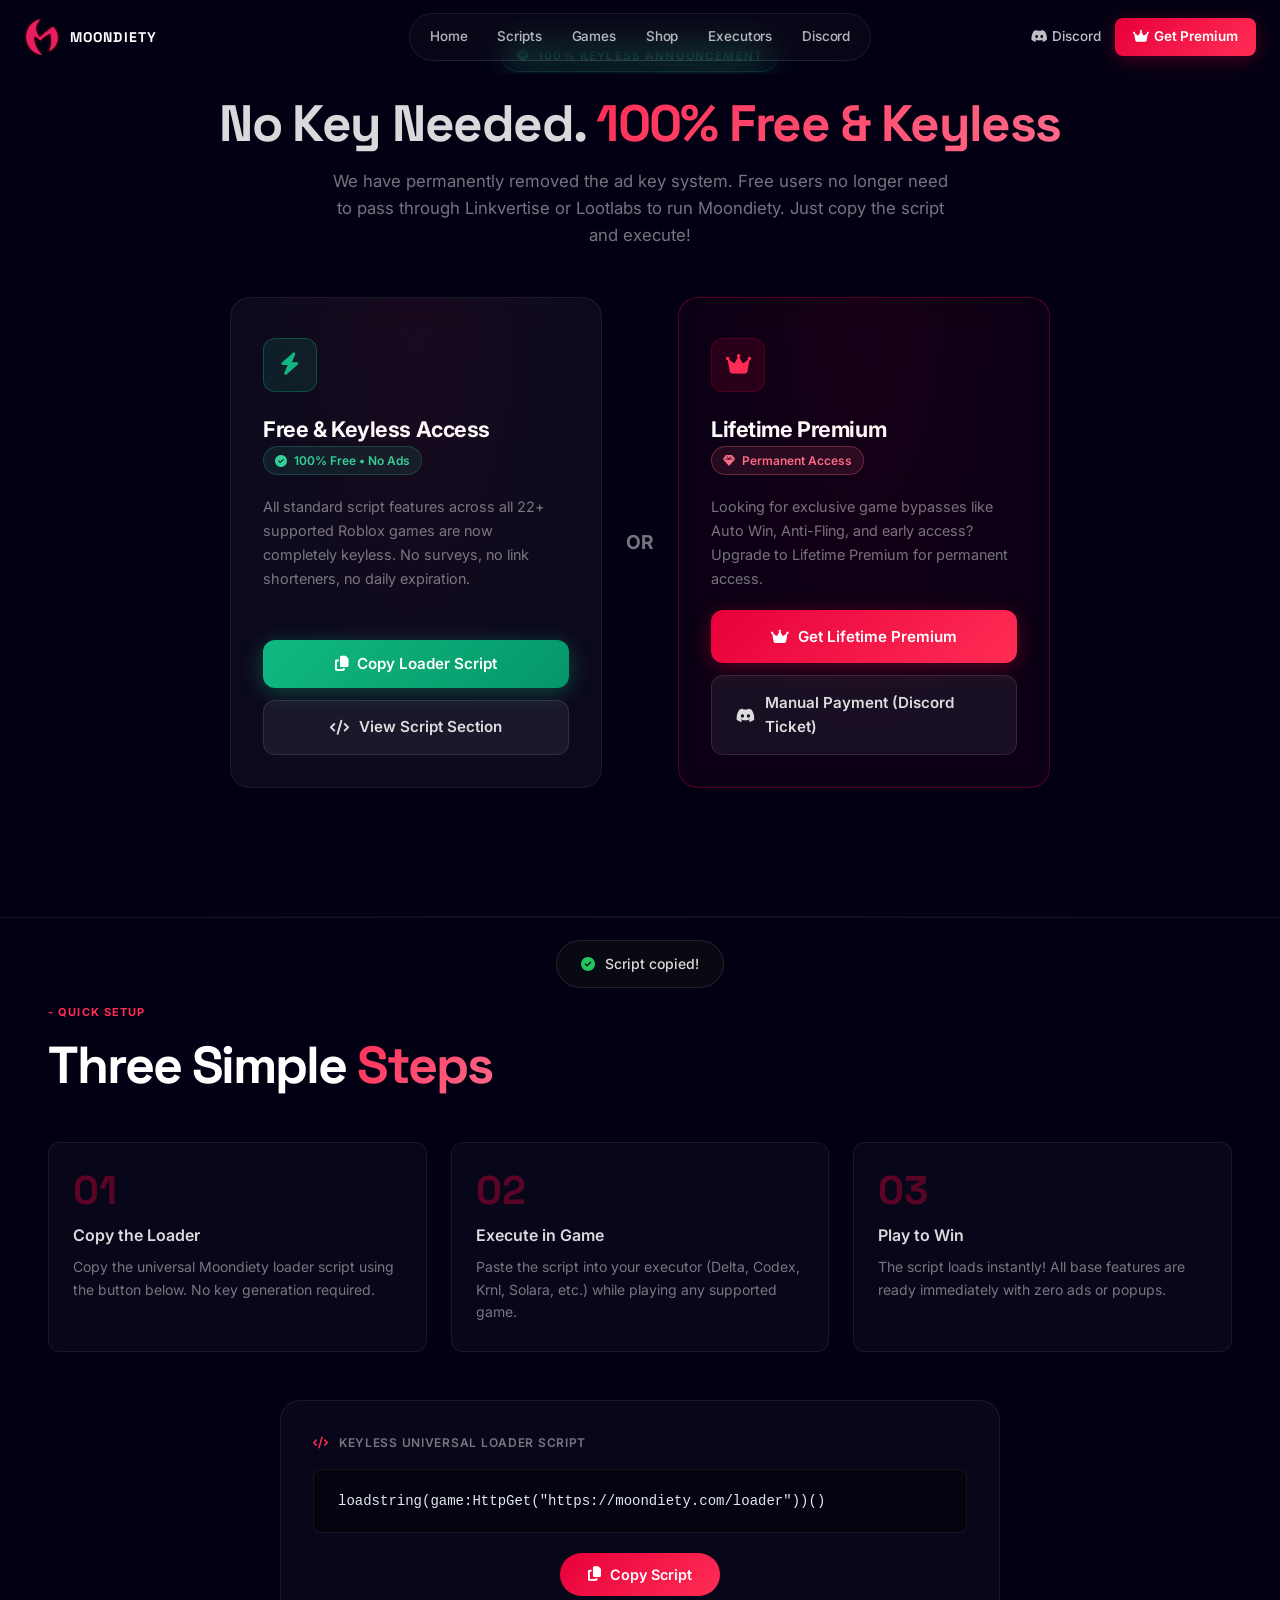
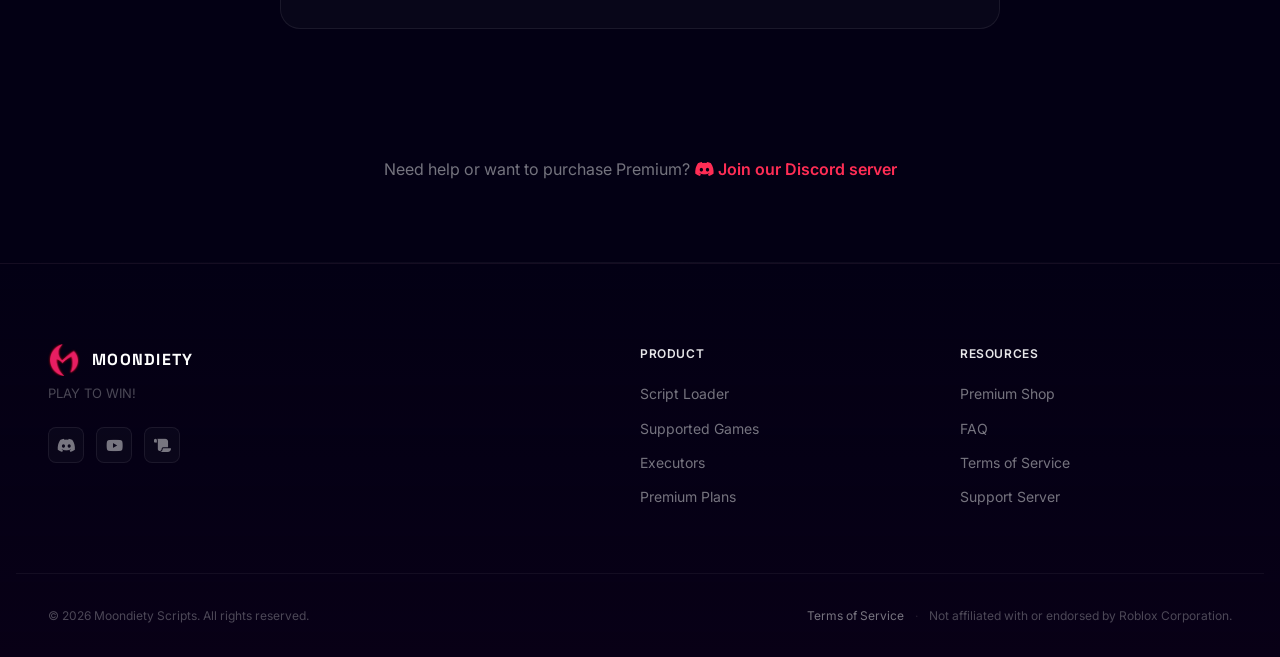
<file: key.html>
<!DOCTYPE html>
<html lang="en">
<head>
  <meta charset="UTF-8">
  <meta name="viewport" content="width=device-width, initial-scale=1.0">
  <title>Keyless Access & Premium | Moondiety Scripts</title>
  <meta name="description" content="Moondiety is 100% keyless! No Linkvertise, no Lootlabs, no keys required. Execute free Roblox scripts across 22+ games or upgrade to Lifetime Premium.">
  <meta name="keywords" content="keyless roblox script, moondiety keyless, roblox script hub no key, free keyless executor scripts, murder mystery 2 keyless script">
  <meta name="theme-color" content="#0a0a0f">
  <meta property="og:title" content="Keyless Access & Premium | Moondiety Scripts">
  <meta property="og:description" content="Moondiety is 100% keyless! Run scripts instantly without ads, or unlock exclusive bypasses with Lifetime Premium.">
  <link rel="apple-touch-icon" sizes="180x180" href="/media/apple-touch-icon.png">
  <link rel="icon" type="image/svg+xml" href="/media/favicon.svg">
  <link rel="icon" type="image/png" sizes="96x96" href="/media/favicon-96x96.png">
  <link rel="shortcut icon" href="/media/favicon.ico">
  <link rel="manifest" href="/media/site.webmanifest">
  <link rel="preconnect" href="https://fonts.googleapis.com">
  <link rel="preconnect" href="https://fonts.gstatic.com" crossorigin>
  <link href="https://fonts.googleapis.com/css2?family=Inter:wght@300;400;500;600;700;800;900&family=Space+Grotesk:wght@400;500;600;700&family=Michroma&display=swap" rel="stylesheet">
  <link rel="stylesheet" href="https://cdnjs.cloudflare.com/ajax/libs/font-awesome/6.5.0/css/all.min.css">
  <link rel="stylesheet" href="/assets/css/main.css">
  <link rel="stylesheet" href="/assets/css/animations.css">
  <style>
    .page-hero {
      padding: calc(var(--nav-h) - 2.5rem) 0 3rem;
      text-align: center;
    }
    .page-hero-label {
      display: inline-flex;
      align-items: center;
      gap: 0.5rem;
      font-size: 0.72rem;
      font-weight: 700;
      letter-spacing: 0.1em;
      text-transform: uppercase;
      color: #34d399;
      border: 1px solid rgba(52,211,153,0.3);
      background: rgba(52,211,153,0.08);
      padding: 0.35rem 0.9rem;
      border-radius: 100px;
      margin-bottom: 1.5rem;
      animation: hero-line-in 0.6s ease 0.1s both;
    }
    .page-title {
      font-family: 'Space Grotesk', sans-serif;
      font-size: clamp(2rem, 5vw, 3.2rem);
      font-weight: 700;
      letter-spacing: -0.03em;
      line-height: 1.1;
      margin-bottom: 1rem;
      animation: hero-line-in 0.7s ease 0.2s both;
    }
    .page-sub {
      color: var(--text-muted);
      font-size: 1.05rem;
      max-width: 620px;
      margin: 0 auto 3rem;
      animation: hero-line-in 0.7s ease 0.3s both;
    }
    
    .key-grid {
      display: flex;
      flex-direction: column;
      gap: 1.5rem;
      max-width: 820px;
      margin: 0 auto 5rem;
    }
    @media (min-width: 768px) {
      .key-grid {
        flex-direction: row;
        align-items: stretch;
      }
      .key-card {
        flex: 1;
      }
    }
    .key-or {
      display: flex;
      align-items: center;
      justify-content: center;
      font-weight: 700;
      color: var(--text-muted);
      font-size: 1.2rem;
      padding: 0.5rem 0;
    }
    .key-card {
      background: var(--glass-bg-md);
      border: 1px solid var(--glass-border);
      border-radius: var(--radius-lg);
      padding: 2.5rem 2rem 2rem;
      backdrop-filter: var(--blur-md);
      -webkit-backdrop-filter: var(--blur-md);
      display: flex;
      flex-direction: column;
      gap: 1.25rem;
      transition: transform 0.4s cubic-bezier(0.16,1,0.3,1),
                  border-color 0.4s ease,
                  box-shadow 0.4s ease;
      position: relative;
      overflow: hidden;
      text-align: left;
    }
    .key-card::before {
      content: '';
      position: absolute;
      inset: 0;
      border-radius: inherit;
      background: radial-gradient(ellipse at top center, rgba(232,0,58,0.06), transparent 65%);
      pointer-events: none;
    }
    .key-card:hover {
      transform: translateY(-6px);
      border-color: var(--glass-border-red);
      box-shadow: var(--shadow-red), var(--shadow-card);
    }
    .key-card-icon {
      width: 54px;
      height: 54px;
      border-radius: var(--radius-md);
      background: rgba(232,0,58,0.12);
      border: 1px solid rgba(232,0,58,0.2);
      display: flex;
      align-items: center;
      justify-content: center;
      font-size: 1.4rem;
      color: var(--rose);
    }
    .key-card-title {
      font-size: 1.35rem;
      font-weight: 700;
      letter-spacing: -0.02em;
      color: var(--text-white);
    }
    .key-card-desc {
      color: var(--text-muted);
      font-size: 0.9rem;
      line-height: 1.65;
      flex: 1;
    }
    .key-card-time {
      display: inline-flex;
      align-items: center;
      gap: 0.4rem;
      font-size: 0.75rem;
      font-weight: 600;
      color: #34d399;
      background: rgba(52,211,153,0.1);
      border: 1px solid rgba(52,211,153,0.2);
      padding: 0.25rem 0.7rem;
      border-radius: 100px;
      width: fit-content;
    }
    .key-card-actions {
      display: flex;
      flex-direction: column;
      gap: 0.75rem;
    }
    .key-btn {
      display: inline-flex;
      align-items: center;
      justify-content: center;
      gap: 0.6rem;
      padding: 0.9rem 1.5rem;
      border-radius: var(--radius-md);
      font-size: 0.95rem;
      font-weight: 600;
      text-decoration: none;
      transition: all 0.3s ease;
      position: relative;
      overflow: hidden;
      cursor: pointer;
    }
    .key-btn::before {
      content: '';
      position: absolute;
      top: 0; left: -100%; width: 100%; height: 100%;
      background: linear-gradient(90deg, transparent, rgba(255,255,255,0.12), transparent);
      transition: left 0.5s;
    }
    .key-btn:hover::before { left: 100%; }
    .key-btn-free {
      background: linear-gradient(135deg, #10b981, #059669);
      color: white;
      box-shadow: 0 4px 20px rgba(16,185,129,0.35);
    }
    .key-btn-free:hover { transform: translateY(-2px); box-shadow: 0 8px 28px rgba(16,185,129,0.45); }
    .key-btn-prem {
      background: linear-gradient(135deg, var(--red-accent), var(--rose));
      color: white;
      box-shadow: 0 4px 20px rgba(232,0,58,0.35);
    }
    .key-btn-prem:hover { transform: translateY(-2px); box-shadow: 0 8px 28px rgba(232,0,58,0.45); }
    
    .howto-section {
      padding: 5rem 0;
      border-top: 1px solid var(--glass-border);
    }
    .steps-grid {
      display: grid;
      grid-template-columns: repeat(auto-fit, minmax(220px, 1fr));
      gap: 1.5rem;
      margin-top: 3rem;
    }
    .step-card {
      background: var(--glass-bg);
      border: 1px solid var(--glass-border);
      border-radius: var(--radius-md);
      padding: 1.75rem 1.5rem;
      position: relative;
    }
    .step-num {
      font-family: 'Space Grotesk', sans-serif;
      font-size: 2.5rem;
      font-weight: 700;
      background: linear-gradient(135deg, rgba(232,0,58,0.4), rgba(255,45,85,0.15));
      -webkit-background-clip: text;
      -webkit-text-fill-color: transparent;
      background-clip: text;
      line-height: 1;
      margin-bottom: 0.75rem;
    }
    .step-title { font-size: 1rem; font-weight: 600; margin-bottom: 0.5rem; }
    .step-desc { color: var(--text-muted); font-size: 0.875rem; line-height: 1.6; }
    
    .script-box {
      background: var(--glass-bg);
      border: 1px solid var(--glass-border);
      border-radius: var(--radius-lg);
      padding: 2rem;
      max-width: 720px;
      margin: 3rem auto 0;
    }
    .script-box-title {
      font-weight: 600;
      color: var(--text-muted);
      text-transform: uppercase;
      letter-spacing: 0.06em;
      font-size: 0.75rem;
      margin-bottom: 1rem;
    }
    .script-code {
      background: rgba(0,0,0,0.4);
      border: 1px solid var(--glass-border);
      border-radius: var(--radius-sm);
      padding: 1.25rem 1.5rem;
      font-family: 'Courier New', monospace;
      font-size: 0.875rem;
      color: #e2e8f0;
      overflow-x: auto;
      margin-bottom: 1.25rem;
      white-space: nowrap;
    }
    .copy-btn-lg {
      display: inline-flex;
      align-items: center;
      gap: 0.6rem;
      padding: 0.8rem 1.75rem;
      background: linear-gradient(135deg, var(--red-accent), var(--rose));
      color: white;
      border: none;
      border-radius: 100px;
      font-size: 0.9rem;
      font-weight: 600;
      cursor: pointer;
      transition: all 0.3s ease;
    }
    .copy-btn-lg:hover { transform: translateY(-2px); box-shadow: 0 8px 28px rgba(232,0,58,0.4); }
    
    .support-cta {
      text-align: center;
      padding: 3rem 0 5rem;
      color: var(--text-muted);
    }
    .support-cta a {
      color: var(--rose);
      font-weight: 600;
      text-decoration: none;
      transition: color 0.2s;
    }
    .support-cta a:hover { color: var(--pink); }
  </style>
</head>
<body>
<div class="scroll-progress" id="scroll-progress"></div>
<nav class="navbar" id="navbar">
  <div class="nav-inner">
    <a href="/" class="nav-logo" aria-label="Moondiety Home">
      <img src="/media/logo.png" alt="Moondiety Logo" width="36" height="36">
      <span class="nav-logo-name">MOONDIETY</span>
    </a>
    <div class="nav-pill" role="navigation" aria-label="Main navigation">
      <a href="/"          class="nav-link">Home</a>
      <a href="/#scripts"  class="nav-link">Scripts</a>
      <a href="/#games"    class="nav-link">Games</a>
      <a href="/shop"      class="nav-link">Shop</a>
      <a href="/#executors" class="nav-link">Executors</a>
      <a href="/#discord"  class="nav-link">Discord</a>
    </div>
    <div class="nav-actions">
      <a href="https://discord.gg/moondiety" target="_blank" rel="noopener" class="nav-login">
        <i class="fab fa-discord"></i> Discord
      </a>
      <a href="/shop" class="btn-get-key">
        <i class="fas fa-crown"></i> Get Premium
      </a>
      <button class="hamburger" id="hamburger" aria-label="Toggle menu" aria-expanded="false">
        <span></span><span></span><span></span>
      </button>
    </div>
  </div>
</nav>
<div class="mobile-overlay" id="mobile-overlay"></div>
<div class="mobile-menu" id="mobile-menu" aria-hidden="true">
  <div class="mobile-menu-header">
    <div class="mobile-menu-brand">
      <img src="/media/logo.png" alt="Moondiety" width="28">
      <span>Moondiety</span>
    </div>
    <button class="mobile-close" id="mobile-close" aria-label="Close menu">
      <i class="fas fa-times"></i>
    </button>
  </div>
  <div class="mobile-menu-body">
    <a href="/#home" class="mobile-link">
      <span class="ml-icon"><i class="fas fa-home"></i></span>
      <span>Home</span>
    </a>
    <a href="/#scripts" class="mobile-link">
      <span class="ml-icon"><i class="fas fa-code"></i></span>
      <span>Script Loader</span>
    </a>
    <a href="/#games" class="mobile-link">
      <span class="ml-icon"><i class="fas fa-gamepad"></i></span>
      <span>Games</span>
    </a>
    <a href="/shop" class="mobile-link">
      <span class="ml-icon"><i class="fas fa-crown"></i></span>
      <span>Premium Shop</span>
    </a>
    <a href="/#executors" class="mobile-link">
      <span class="ml-icon"><i class="fas fa-bolt"></i></span>
      <span>Executors</span>
    </a>
    <div class="mobile-menu-separator"></div>
    <a href="https://discord.gg/moondiety" target="_blank" rel="noopener" class="mobile-link">
      <span class="ml-icon"><i class="fab fa-discord"></i></span>
      <span>Join Discord</span>
    </a>
  </div>
  <div class="mobile-menu-footer">
    <a href="/shop" class="btn-lg btn-primary">
      <i class="fas fa-crown"></i> Get Premium
    </a>
  </div>
</div>
<section class="page-hero">
  <div class="container" style="max-width:var(--max-w); margin:0 auto; padding:0 2rem; text-align:center;">
    <div class="page-hero-label">
      <i class="fas fa-check-circle"></i> 100% Keyless Announcement
    </div>
    <h1 class="page-title">
      No Key Needed. <span class="gradient-text">100% Free & Keyless</span>
    </h1>
    <div class="page-sub">
      We have permanently removed the ad key system. Free users no longer need to pass through Linkvertise or Lootlabs to run Moondiety. Just copy the script and execute!
    </div>
    <div class="key-grid">
      <div class="key-card" data-anim="fade-up" data-delay="100">
        <div class="key-card-icon" style="color:#10b981;border-color:rgba(16,185,129,0.3);background:rgba(16,185,129,0.12);"><i class="fas fa-bolt"></i></div>
        <div>
          <div class="key-card-title">Free & Keyless Access</div>
          <div class="key-card-time"><i class="fas fa-check-circle"></i> 100% Free • No Ads</div>
        </div>
        <p class="key-card-desc">All standard script features across all 22+ supported Roblox games are now completely keyless. No surveys, no link shorteners, no daily expiration.</p>
        <div class="key-card-actions">
          <button class="key-btn key-btn-free" id="copy-script-action">
            <i class="fas fa-copy"></i>
            Copy Loader Script
          </button>
          <a href="/#scripts" class="key-btn" style="background:rgba(255,255,255,0.06);color:var(--text-light);border:1px solid rgba(255,255,255,0.1);">
            <i class="fas fa-code"></i>
            View Script Section
          </a>
        </div>
      </div>
      <div class="key-or" data-anim="fade-up" data-delay="150">OR</div>
      <div class="key-card" data-anim="fade-up" data-delay="200" style="border-color:rgba(232,0,58,0.35);background:rgba(232,0,58,0.04);">
        <div class="key-card-icon"><i class="fas fa-crown"></i></div>
        <div>
          <div class="key-card-title">Lifetime Premium</div>
          <div class="key-card-time" style="color:var(--pink);border-color:rgba(255,107,138,0.3);background:rgba(255,107,138,0.1);"><i class="fas fa-gem"></i> Permanent Access</div>
        </div>
        <p class="key-card-desc">Looking for exclusive game bypasses like Auto Win, Anti-Fling, and early access? Upgrade to Lifetime Premium for permanent access.</p>
        <div class="key-card-actions">
          <a href="/shop" class="key-btn key-btn-prem">
            <i class="fas fa-crown"></i>
            Get Lifetime Premium
          </a>
          <a href="https://discord.gg/moondiety" target="_blank" rel="noopener" class="key-btn" style="background:rgba(255,255,255,0.06);color:var(--text-light);border:1px solid rgba(255,255,255,0.1);">
            <i class="fab fa-discord"></i>
            Manual Payment (Discord Ticket)
          </a>
        </div>
      </div>
    </div>
  </div>
</section>
<div class="separator"></div>
<section class="howto-section">
  <div class="container" style="max-width:var(--max-w); margin:0 auto; padding:0 2rem;">
    <div class="section-label" data-anim="fade-up">- QUICK SETUP</div>
    <h2 class="section-title" data-anim="fade-up" data-delay="100">
      Three Simple <span class="gradient-text">Steps</span>
    </h2>
    <div class="steps-grid">
      <div class="step-card" data-anim="fade-up" data-delay="100">
        <div class="step-num">01</div>
        <div class="step-title">Copy the Loader</div>
        <p class="step-desc">Copy the universal Moondiety loader script using the button below. No key generation required.</p>
      </div>
      <div class="step-card" data-anim="fade-up" data-delay="200">
        <div class="step-num">02</div>
        <div class="step-title">Execute in Game</div>
        <p class="step-desc">Paste the script into your executor (Delta, Codex, Krnl, Solara, etc.) while playing any supported game.</p>
      </div>
      <div class="step-card" data-anim="fade-up" data-delay="300">
        <div class="step-num">03</div>
        <div class="step-title">Play to Win</div>
        <p class="step-desc">The script loads instantly! All base features are ready immediately with zero ads or popups.</p>
      </div>
    </div>
    <div class="script-box shimmer" data-anim="fade-up" data-delay="200">
      <div class="script-box-title">
        <i class="fas fa-code" style="color:var(--rose);margin-right:0.4rem"></i>
        Keyless Universal Loader Script
      </div>
      <div class="script-code">loadstring(game:HttpGet("https://moondiety.com/loader"))()</div>
      <div style="text-align:center">
        <button class="copy-btn-lg" id="copy-script">
          <i class="fas fa-copy"></i> Copy Script
        </button>
      </div>
    </div>
  </div>
</section>
<div class="support-cta">
  <p>Need help or want to purchase Premium? <a href="https://discord.gg/moondiety" target="_blank" rel="noopener"><i class="fab fa-discord"></i> Join our Discord server</a></p>
</div>
<div class="separator"></div>
<footer class="footer">
  <div class="footer-inner">
    <div class="footer-brand-col">
      <div class="footer-brand">
        <img src="/media/logo.png" alt="Moondiety Logo" width="32" height="32">
        <span class="footer-brand-name">MOONDIETY</span>
      </div>
      <p class="footer-tagline">PLAY TO WIN!</p>
      <div class="footer-socials">
        <a href="https://discord.gg/moondiety" target="_blank" rel="noopener" class="footer-social" aria-label="Discord"><i class="fab fa-discord"></i></a>
        <a href="https://youtube.com/@moondiety_script?si=3a6-FptuSGqq0xjt" target="_blank" rel="noopener" class="footer-social" aria-label="YouTube"><i class="fab fa-youtube"></i></a>
        <a href="https://scriptblox.com/u/Moondiety" target="_blank" rel="noopener" class="footer-social" aria-label="ScriptBlox"><i class="fas fa-scroll"></i></a>
      </div>
    </div>
    <div class="footer-links-col">
      <h4 class="footer-heading">Product</h4>
      <a href="/#scripts" class="footer-link">Script Loader</a>
      <a href="/#games" class="footer-link">Supported Games</a>
      <a href="/#executors" class="footer-link">Executors</a>
      <a href="/shop" class="footer-link">Premium Plans</a>
    </div>
    <div class="footer-links-col">
      <h4 class="footer-heading">Resources</h4>
      <a href="/shop" class="footer-link">Premium Shop</a>
      <a href="/shop#faq" class="footer-link">FAQ</a>
      <a href="/tos" class="footer-link">Terms of Service</a>
      <a href="https://discord.gg/moondiety" target="_blank" class="footer-link">Support Server</a>
    </div>
  </div>
  <div class="footer-bottom">
    <div class="footer-copy">
      <span>&copy; <span class="js-year">2026</span> Moondiety Scripts. All rights reserved.</span>
    </div>
    <div class="footer-legal">
      <a href="/tos" class="footer-link" style="font-size:12px;">Terms of Service</a>
      <span style="margin:0 8px;opacity:0.4;">&middot;</span>
      <span>Not affiliated with or endorsed by Roblox Corporation.</span>
    </div>
  </div>
</footer>
<div class="toast" id="toast">
  <i class="fas fa-check-circle toast-icon toast-icon-success"></i>
  <span class="toast-text">Script copied!</span>
</div>
<script src="/assets/js/main.js" defer></script>
<script>
  const copyScriptCode = () => {
    const s = 'loadstring(game:HttpGet("https://moondiety.com/loader"))()';
    navigator.clipboard.writeText(s).then(() => {
      if (typeof showToast === 'function') showToast('Script copied to clipboard!');
    });
  };
  document.getElementById('copy-script')?.addEventListener('click', copyScriptCode);
  document.getElementById('copy-script-action')?.addEventListener('click', copyScriptCode);
</script>
</body>
</html>
</file>
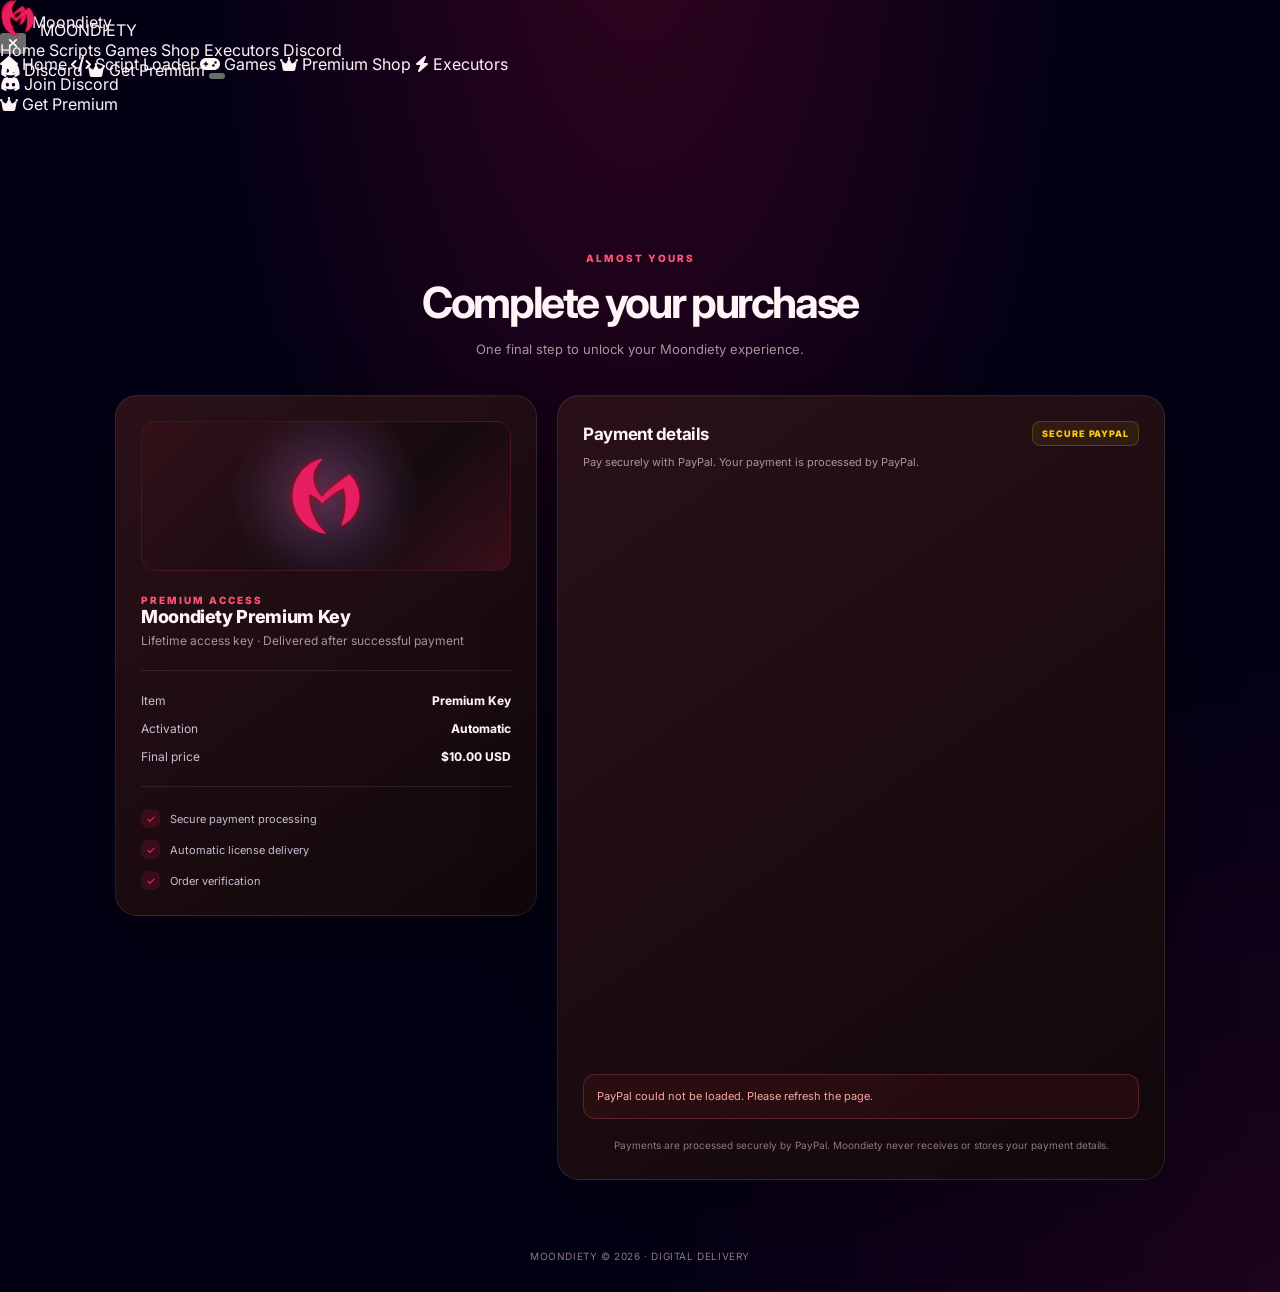
<file: payment.html>
<!doctype html>
<html lang="en">
<head>
  <meta charset="utf-8">
  <meta name="viewport" content="width=device-width, initial-scale=1">
  <meta name="theme-color" content="#090608">
  <title>Moondiety — Secure Checkout</title>
  <link rel="preconnect" href="https://fonts.googleapis.com">
  <link rel="preconnect" href="https://fonts.gstatic.com" crossorigin>
  <link href="https://fonts.googleapis.com/css2?family=Space+Grotesk:wght@400;500;600;700&family=Inter:wght@300;400;500;600;700&display=swap" rel="stylesheet">
  <link rel="stylesheet" href="https://cdnjs.cloudflare.com/ajax/libs/font-awesome/6.5.0/css/all.min.css">
  <link rel="stylesheet" href="https://moondiety.com/assets/css/main.css">
  <link rel="stylesheet" href="https://moondiety.com/assets/css/animations.css">
  <style>
    :root {
      color-scheme: dark;
      --bg:#090608; --panel:#160b0f; --panel2:#241016;
      --line:rgba(255,255,255,.09); --muted:#a9959a; --white:#fff4f6;
      --purple:#ed174c; --pink:#ff315b;
    }
    *{box-sizing:border-box}
body{
      margin:0; min-height:100vh; color:var(--white);
      background-color:#030014;
      overflow-x:clip;
      font-family:Inter,ui-sans-serif,system-ui,-apple-system,"Segoe UI",sans-serif;
      background:
        radial-gradient(ellipse at 50% -10%,rgba(237,23,76,.20),transparent 48%),
        radial-gradient(ellipse at 100% 100%,rgba(255,35,91,.10),transparent 36%),
        #030014;
    }
    .navbar { position:fixed; }
    main { padding-top:80px; }
    .product-art { background:radial-gradient(circle at 50% 50%,rgba(232,0,58,.22),transparent 48%),linear-gradient(135deg,#24000c,#160b0f 65%,#3b101b); }
    .product-logo{width:76px;height:76px;object-fit:contain;filter:drop-shadow(0 0 22px rgba(255,49,91,.28))}
    .payment-page-footer { width:min(1050px,calc(100% - 40px));margin:0 auto 30px;text-align:center;color:#8e777d;font-size:10px;letter-spacing:.06em; }
    a{color:inherit;text-decoration:none}
    .secure{display:flex;align-items:center;gap:7px;color:#c2aeb2;font-size:11px}
    .secure-dot{width:7px;height:7px;border-radius:50%;background:#86efac;box-shadow:0 0 12px #86efac}
    main{width:min(1050px,calc(100% - 40px));margin:58px auto 70px}
    .intro{text-align:center;margin-bottom:35px}
    .eyebrow{color:#ff5277;font-size:10px;font-weight:850;letter-spacing:.2em;text-transform:uppercase}
    h1{margin:12px 0 10px;font-size:clamp(29px,5vw,43px);letter-spacing:-.055em}
    .intro p{margin:0;color:var(--muted);font-size:13px;line-height:1.7}
    .layout{display:grid;grid-template-columns:minmax(0, .82fr) minmax(0,1.18fr);gap:20px;align-items:start}
    .panel{
      border:1px solid var(--line);border-radius:22px;overflow:hidden;
      background:linear-gradient(145deg,rgba(43,17,24,.97),rgba(17,8,12,.98));
      box-shadow:0 24px 75px rgba(0,0,0,.32),inset 0 1px rgba(255,255,255,.025);
    }
    .summary{padding:25px}
    .product-art{
      height:150px;border-radius:15px;display:grid;place-items:center;overflow:hidden;
      background:
        radial-gradient(circle at 50% 50%,rgba(167,139,250,.27),transparent 48%),
        linear-gradient(135deg,#321018,#160b0f 65%,#3b101b);
      border:1px solid rgba(255,49,91,.15);margin-bottom:23px;
    }
    .product-logo{width:76px;height:76px;object-fit:contain;filter:drop-shadow(0 0 22px rgba(255,49,91,.28))}
    .product-name{font-size:18px;font-weight:800;letter-spacing:-.02em}
    .product-sub{margin-top:6px;color:var(--muted);font-size:12px}
    .divider{height:1px;background:var(--line);margin:22px 0}
    .line{display:flex;justify-content:space-between;gap:15px;color:#c5c1d2;font-size:12px;margin:13px 0}
    .line strong{color:var(--white);font-weight:750}
    .total{font-size:12px}
    .total strong{font-size:12px;font-weight:750}
    .benefits{display:grid;gap:12px;margin-top:22px}
    .benefit{display:flex;align-items:center;gap:10px;color:#c4bfd2;font-size:11px}
    .check{
      display:grid;place-items:center;width:19px;height:19px;flex:0 0 19px;
      border-radius:7px;background:rgba(237,23,76,.15);color:#ff315b;font-size:11px
    }
    .payment{padding:25px}
    .payment-head{display:flex;justify-content:space-between;align-items:center;gap:10px;margin-bottom:8px}
    .payment-head h2{margin:0;font-size:17px;letter-spacing:-.025em}
    .sandbox{
      padding:6px 9px;border-radius:8px;border:1px solid rgba(250,204,21,.2);
      background:rgba(250,204,21,.07);color:#facc15;font-size:9px;font-weight:850;letter-spacing:.1em
    }
    .hint{margin:0 0 18px;color:var(--muted);font-size:11px;line-height:1.6}
    #paypal-checkout{min-height:570px;width:100%;border-radius:14px;overflow:hidden}
    #paypal-checkout.checkout-failed > :not(.loading){display:none!important}
    .loading{
      display:flex;align-items:center;justify-content:center;gap:10px;
      min-height:170px;color:var(--muted);font-size:12px
    }
    .spinner{width:17px;height:17px;border:2px solid rgba(255,49,91,.22);border-top-color:#ff315b;border-radius:50%;animation:spin .8s linear infinite}
    .error{
      display:none;margin-top:14px;padding:13px;border-radius:12px;
      border:1px solid rgba(248,113,113,.22);background:rgba(127,29,29,.16);
      color:#fca5a5;font-size:11px;line-height:1.6
    }
    .fineprint{margin:18px 0 0;text-align:center;color:#8e777d;font-size:10px;line-height:1.7}
    footer{width:min(1050px,calc(100% - 40px));margin:0 auto 30px;text-align:center;color:#8e777d;font-size:10px;letter-spacing:.06em;background:#030014}

    ::-webkit-scrollbar-track{background:#030014}\n    @keyframes spin{to{transform:rotate(360deg)}}
    @media(max-width:780px){main{margin-top:38px}.layout{grid-template-columns:1fr}.summary{order:1}.payment{order:0}}
    @media(max-width:480px){.secure{font-size:0}.secure-dot{width:8px;height:8px}main{width:calc(100% - 24px)}.summary,.payment{padding:19px}.product-art{height:115px}.product-logo{width:64px;height:64px}}
  </style>
</head>
<body>
  <div class="scroll-progress" id="scroll-progress"></div>
  <nav class="navbar" id="navbar">
  <div class="nav-inner">
    <a href="/#home" class="nav-logo" aria-label="Moondiety Home">
      <img src="/media/logo.png" alt="Moondiety Logo" width="36" height="36">
      <span class="nav-logo-name">MOONDIETY</span>
    </a>
    <div class="nav-pill" role="navigation" aria-label="Main navigation">
      <a href="/#home"      class="nav-link active">Home</a>
      <a href="/#scripts"   class="nav-link">Scripts</a>
      <a href="/#games"     class="nav-link">Games</a>
      <a href="/shop"       class="nav-link">Shop</a>
      <a href="/#executors" class="nav-link">Executors</a>
      <a href="/#discord"   class="nav-link">Discord</a>
    </div>
    <div class="nav-actions">
      <a href="https://discord.gg/moondiety" target="_blank" rel="noopener" class="nav-login">
        <i class="fab fa-discord"></i> Discord
      </a>
      <a href="/shop" class="btn-get-key">
        <i class="fas fa-crown"></i> Get Premium
      </a>
      <button class="hamburger" id="hamburger" aria-label="Toggle menu" aria-expanded="false">
        <span></span><span></span><span></span>
      </button>
    </div>
  </div>
</nav>
<div class="mobile-overlay" id="mobile-overlay"></div>
<div class="mobile-menu" id="mobile-menu" aria-hidden="true">
  <div class="mobile-menu-header">
    <div class="mobile-menu-brand">
      <img src="/media/logo.png" alt="Moondiety" width="28">
      <span>Moondiety</span>
    </div>
    <button class="mobile-close" id="mobile-close" aria-label="Close menu">
      <i class="fas fa-times"></i>
    </button>
  </div>
  <div class="mobile-menu-body">
    <a href="/#home" class="mobile-link">
      <span class="ml-icon"><i class="fas fa-home"></i></span>
      <span>Home</span>
    </a>
    <a href="/#scripts" class="mobile-link">
      <span class="ml-icon"><i class="fas fa-code"></i></span>
      <span>Script Loader</span>
    </a>
    <a href="/#games" class="mobile-link">
      <span class="ml-icon"><i class="fas fa-gamepad"></i></span>
      <span>Games</span>
    </a>
    <a href="/shop" class="mobile-link">
      <span class="ml-icon"><i class="fas fa-crown"></i></span>
      <span>Premium Shop</span>
    </a>
    <a href="/#executors" class="mobile-link">
      <span class="ml-icon"><i class="fas fa-bolt"></i></span>
      <span>Executors</span>
    </a>
    <div class="mobile-menu-separator"></div>
    <a href="https://discord.gg/moondiety" target="_blank" rel="noopener" class="mobile-link">
      <span class="ml-icon"><i class="fab fa-discord"></i></span>
      <span>Join Discord</span>
    </a>
  </div>
  <div class="mobile-menu-footer">
    <a href="/shop" class="btn-lg btn-primary">
      <i class="fas fa-crown"></i> Get Premium
    </a>
  </div>
</div>
<main>
    <section class="intro">
      <div class="eyebrow">Almost yours</div>
      <h1>Complete your purchase</h1>
      <p>One final step to unlock your Moondiety experience.</p>
    </section>

    <div class="layout">
      <aside class="panel summary">
        <div class="product-art">
          <img class="product-logo" src="/media/logo.png" alt="Moondiety">
        </div>
        <div class="eyebrow">Premium access</div>
        <div class="product-name">Moondiety Premium Key</div>
        <div class="product-sub">Lifetime access key · Delivered after successful payment</div>
        <div class="divider"></div>
        <div class="line"><span>Item</span><strong>Premium Key</strong></div>
        <div class="line"><span>Activation</span><strong>Automatic</strong></div>
        <div class="line total"><span>Final price</span><strong>$10.00 USD</strong></div>
        <div class="divider"></div>
        <div class="benefits">
          <div class="benefit"><span class="check">✓</span>Secure payment processing</div>
          <div class="benefit"><span class="check">✓</span>Automatic license delivery</div>
          <div class="benefit"><span class="check">✓</span>Order verification</div>
        </div>
      </aside>

      <section class="panel payment">
        <div class="payment-head">
          <h2>Payment details</h2>
          <span class="sandbox">SECURE PAYPAL</span>
        </div>
        <p class="hint">Pay securely with PayPal. Your payment is processed by PayPal.</p>
        <div id="paypal-checkout">
          <div class="loading"><span class="spinner"></span> Preparing secure checkout…</div>
        </div>
        <div class="error" id="checkout-error"></div>
        <p class="fineprint">Payments are processed securely by PayPal. Moondiety never receives or stores your payment details.</p>
      </section>
    </div>
  </main>

  <div class="payment-page-footer">MOONDIETY © 2026 · DIGITAL DELIVERY</div>

  <script src="https://moondiety.com/assets/js/main.js"></script>
  <script>
    const APEX_CAPTURE_URL = "http://c-pl-1.apexnodes.xyz:10079/api/paypal/capture-and-deliver";
    const PAYPAL_CLIENT_ID = "BAAFnS7cZbqxqvxn4mGQPtGwJAh4DLqZ35jB3mLlMYO8dZlsv6bUkapuF4RdOWb5MM3nLfamMU6t4tyXPo";
    const checkoutMount = document.getElementById("paypal-checkout");
    const errorBox = document.getElementById("checkout-error");

    function showCheckoutError(message) {
      errorBox.style.display = "block";
      errorBox.textContent = message || "Unable to start PayPal checkout. Please try again.";
      checkoutMount.innerHTML = "";
    }

    function setLoading(message) {
      checkoutMount.innerHTML = '<div class="loading"><span class="spinner"></span>' +
        (message || "Preparing secure checkout…") + '</div>';
    }

    function submitForVerification(orderID) {
      const form = document.createElement("form");
      form.method = "POST";
      form.action = APEX_CAPTURE_URL;
      form.style.display = "none";

      const field = document.createElement("input");
      field.type = "hidden";
      field.name = "order_id";
      field.value = orderID;
      form.appendChild(field);

      document.body.appendChild(form);
      form.submit();
    }

    function loadPayPal() {
      const sdk = document.createElement("script");
      sdk.src = "https://www.paypal.com/sdk/js?client-id=" +
        encodeURIComponent(PAYPAL_CLIENT_ID) +
        "&currency=USD&intent=capture&components=buttons";
      sdk.onload = renderPayPalButtons;
      sdk.onerror = () => showCheckoutError("PayPal could not be loaded. Please refresh the page.");
      document.head.appendChild(sdk);
    }

    function renderPayPalButtons() {
      if (!window.paypal || !window.paypal.Buttons) {
        showCheckoutError("PayPal Checkout is unavailable. Please refresh the page.");
        return;
      }

      checkoutMount.innerHTML = "";

      paypal.Buttons({
        style: {
          layout: "vertical",
          color: "gold",
          shape: "rect",
          label: "paypal",
          tagline: false,
          height: 48
        },
        createOrder: function(data, actions) {
          return actions.order.create({
            intent: "CAPTURE",
            purchase_units: [{
              reference_id: "moondiety_premium_lifetime",
              custom_id: "moondiety_premium_lifetime",
              description: "Moondiety Premium Key — Lifetime",
              amount: {
                currency_code: "USD",
                value: "10.00"
              }
            }],
            application_context: {
              brand_name: "Moondiety",
              shipping_preference: "NO_SHIPPING",
              user_action: "PAY_NOW"
            }
          });
        },
        onApprove: function(data) {
          setLoading("Payment approved. ApexNodes is verifying the transaction and preparing your key…");
          submitForVerification(data.orderID);
        },
        onCancel: function() {
          showCheckoutError("Payment was cancelled. You can try again whenever you're ready.");
        },
        onError: function(error) {
          console.error("[Moondiety PayPal]", error);
          showCheckoutError("PayPal checkout encountered an error. Please try again.");
        }
      }).render("#paypal-checkout").catch(function(error) {
        showCheckoutError(error && error.message ? error.message : "Unable to render PayPal checkout.");
      });
    }

    loadPayPal();
  </script>
</body>
</html>
</file>
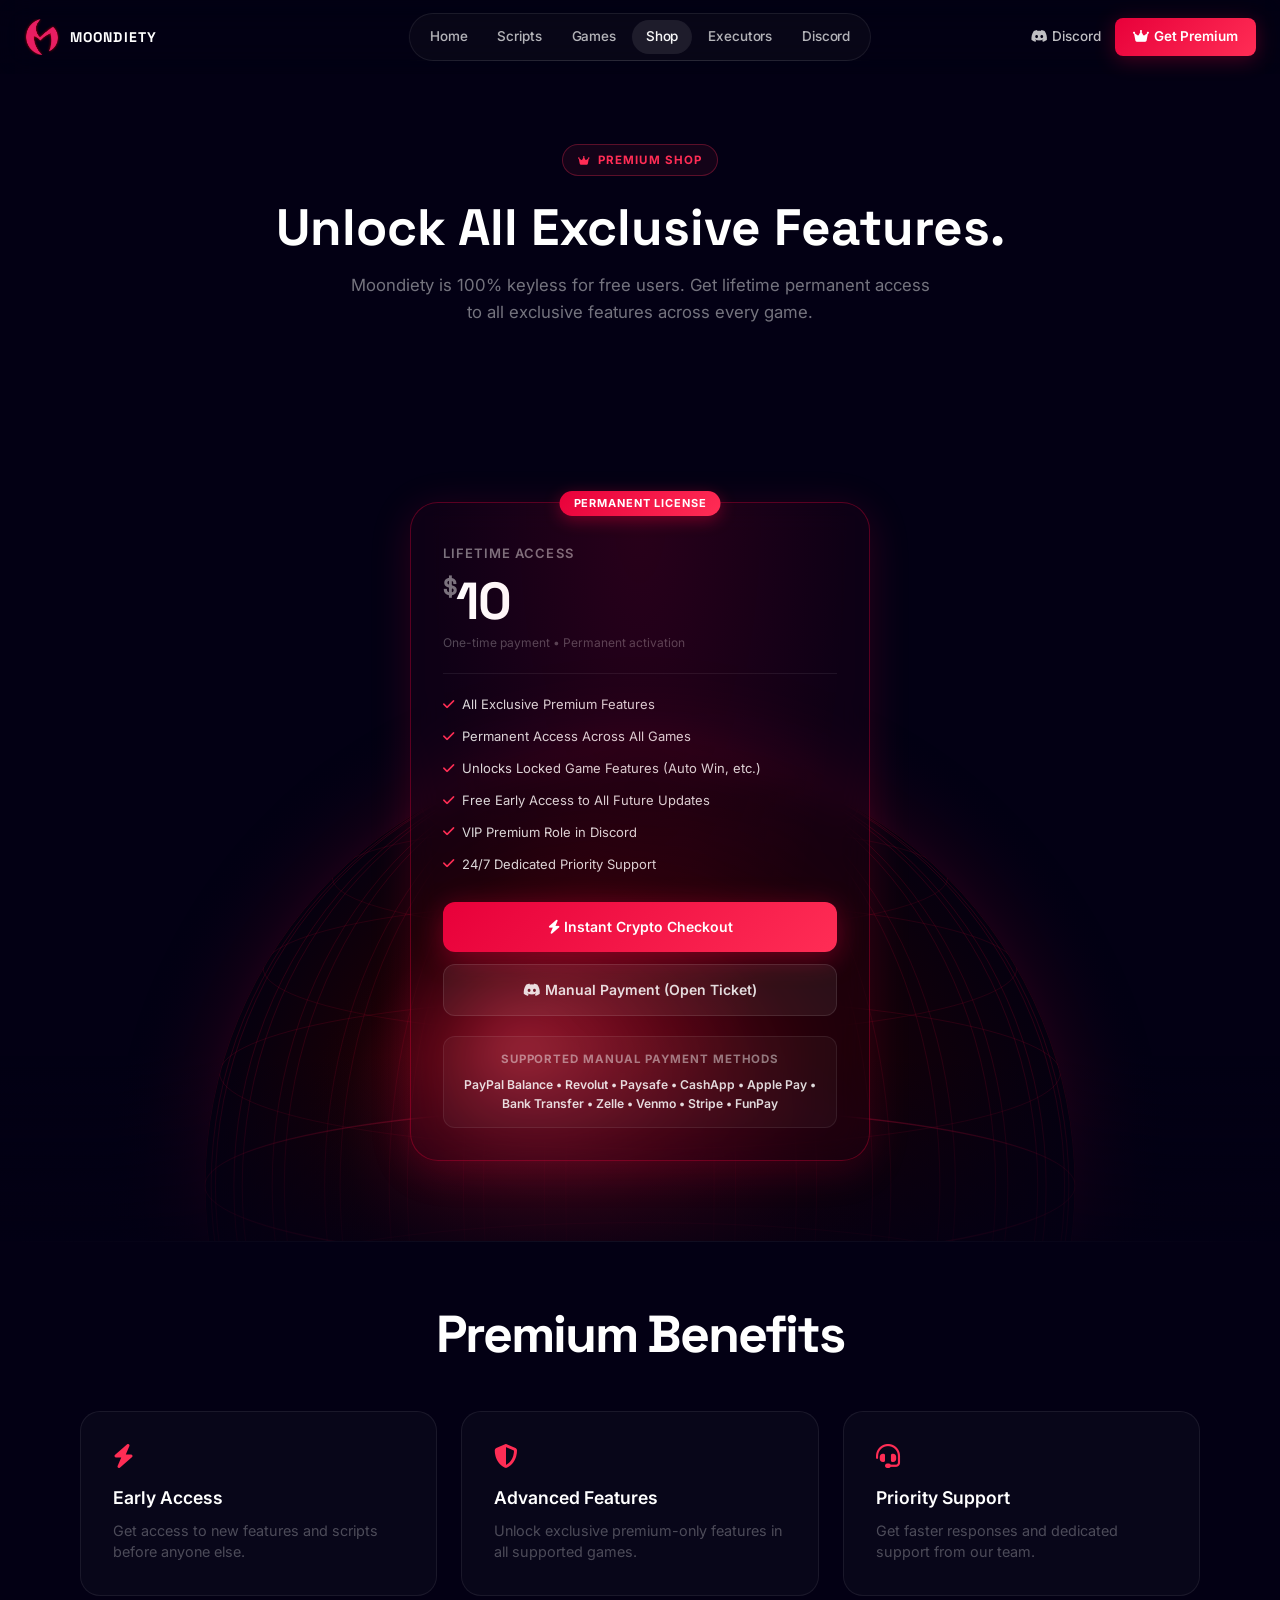
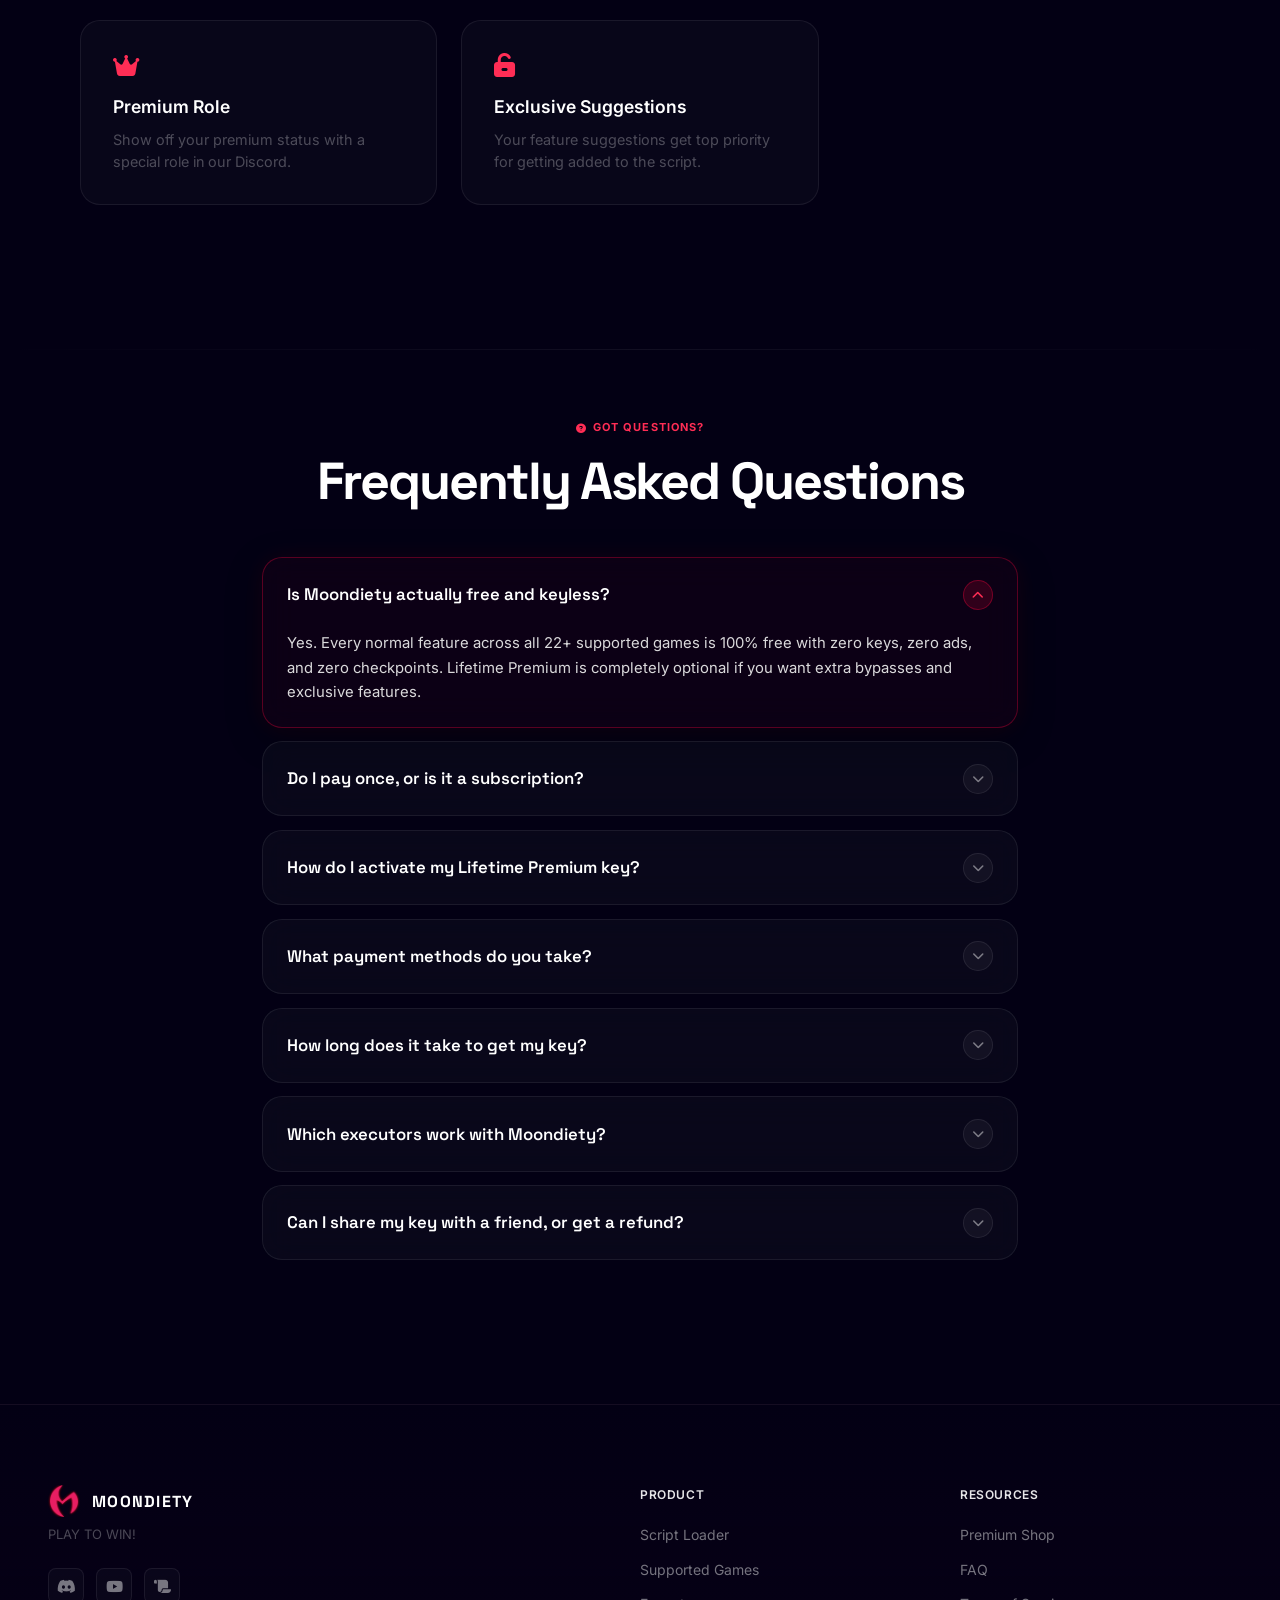
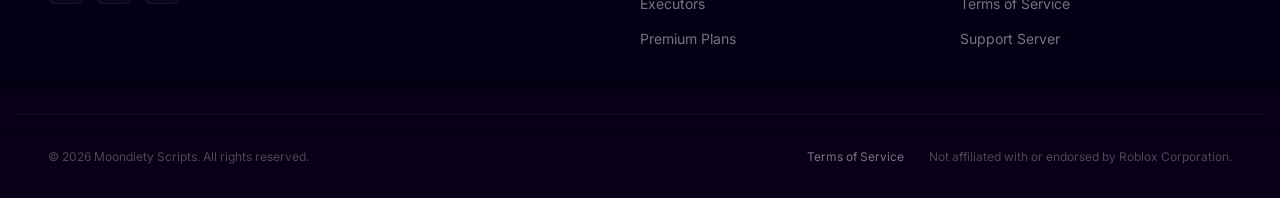
<file: shop.html>
<!DOCTYPE html>
<html lang="en">

<head>
  <meta charset="UTF-8">
  <meta name="viewport" content="width=device-width, initial-scale=1.0">
  <title>Moondiety Shop | Lifetime Premium</title>
  <meta name="description"
    content="Get Moondiety Lifetime Premium. Moondiety is 100% keyless for base features. Lifetime unlocks exclusive game bypasses, auto win filters, and priority support.">
  <link rel="stylesheet" href="https://cdnjs.cloudflare.com/ajax/libs/font-awesome/6.5.0/css/all.min.css">
  <link rel="stylesheet" href="/assets/css/main.css">
  <link rel="stylesheet" href="/assets/css/animations.css">
  <style>
    .page-hero {
      padding: calc(var(--nav-h) + 0rem) 0 3rem;
      text-align: center;
    }

    .page-title {
      font-family: 'Space Grotesk', sans-serif;
      font-size: clamp(2rem, 5vw, 3.2rem);
      font-weight: 700;
      line-height: 1.1;
      margin-bottom: 1rem;
      color: var(--text-white);
    }

    .page-sub {
      color: var(--text-muted);
      font-size: 1.05rem;
      max-width: 580px;
      margin: 0 auto 3rem;
    }

    .benefits-grid {
      display: grid;
      grid-template-columns: repeat(auto-fit, minmax(280px, 1fr));
      gap: 1.5rem;
      max-width: var(--max-w);
      margin: 0 auto 4rem;
      padding: 0 2rem;
    }

    .benefit-card {
      background: var(--glass-bg);
      border: 1px solid var(--glass-border);
      padding: 2rem;
      border-radius: var(--radius-lg);
      text-align: left;
      transition: all 0.3s ease;
    }

    .benefit-card:hover {
      transform: translateY(-3px);
      border-color: rgba(255, 255, 255, 0.1);
      background: var(--glass-bg-md);
    }

    .benefit-icon {
      color: var(--rose);
      font-size: 1.5rem;
      margin-bottom: 1rem;
    }

    .benefit-title {
      font-size: 1.1rem;
      font-weight: 600;
      color: var(--text-white);
      margin-bottom: 0.5rem;
    }

    .benefit-desc {
      font-size: 0.9rem;
      color: var(--text-dim);
      line-height: 1.5;
    }

    .faq-grid {
      display: grid;
      gap: 0.85rem;
      max-width: 820px;
      margin: 0 auto 4rem;
      padding: 0 2rem;
      text-align: left;
    }

    .faq-card {
      background: rgba(255, 255, 255, 0.028);
      border: 1px solid rgba(255, 255, 255, 0.075);
      border-radius: var(--radius-lg);
      backdrop-filter: var(--blur-md);
      -webkit-backdrop-filter: var(--blur-md);
      overflow: hidden;
      transition: border-color 0.25s ease, background 0.25s ease, box-shadow 0.25s ease;
    }

    .faq-card:hover {
      border-color: rgba(255, 255, 255, 0.14);
      background: rgba(255, 255, 255, 0.04);
    }

    .faq-card.open {
      border-color: rgba(232, 0, 58, 0.35);
      background: rgba(232, 0, 58, 0.045);
      box-shadow: 0 10px 36px rgba(0, 0, 0, 0.3), 0 0 24px rgba(232, 0, 58, 0.08);
    }

    .faq-trigger {
      width: 100%;
      background: none;
      border: 0;
      padding: 1.35rem 1.5rem;
      display: flex;
      align-items: center;
      justify-content: space-between;
      gap: 1rem;
      cursor: pointer;
      text-align: left;
      color: inherit;
      font-family: inherit;
    }

    .faq-title {
      font-family: 'Space Grotesk', sans-serif;
      font-size: 1.05rem;
      font-weight: 600;
      color: var(--text-white);
      line-height: 1.35;
    }

    .faq-chevron {
      width: 30px;
      height: 30px;
      border-radius: 50%;
      background: rgba(255, 255, 255, 0.045);
      border: 1px solid rgba(255, 255, 255, 0.08);
      color: var(--text-muted);
      display: inline-flex;
      align-items: center;
      justify-content: center;
      font-size: 0.75rem;
      flex-shrink: 0;
      transition: transform 0.25s ease, background 0.25s ease, border-color 0.25s ease, color 0.25s ease;
    }

    .faq-card.open .faq-chevron {
      transform: rotate(180deg);
      background: rgba(232, 0, 58, 0.16);
      border-color: rgba(232, 0, 58, 0.4);
      color: var(--rose);
    }

    .faq-panel {
      display: grid;
      grid-template-rows: 0fr;
      transition: grid-template-rows 0.28s ease;
    }

    .faq-card.open .faq-panel {
      grid-template-rows: 1fr;
    }

    .faq-panel-inner {
      overflow: hidden;
    }

    .faq-desc {
      padding: 0 1.5rem 1.35rem;
      font-size: 0.93rem;
      color: var(--text-light);
      line-height: 1.65;
    }

    .faq-desc a {
      color: var(--rose);
      text-decoration: underline;
      text-underline-offset: 3px;
    }
  </style>
</head>

<body>
  <nav class="navbar" id="navbar">
    <div class="nav-inner">
      <a href="/#home" class="nav-logo" aria-label="Moondiety Home">
        <img src="/media/logo.png" alt="Moondiety Logo" width="36" height="36">
        <span class="nav-logo-name">MOONDIETY</span>
      </a>
      <div class="nav-pill" role="navigation" aria-label="Main navigation">
        <a href="/#home" class="nav-link">Home</a>
        <a href="/#scripts" class="nav-link">Scripts</a>
        <a href="/#games" class="nav-link">Games</a>
        <a href="/shop" class="nav-link active">Shop</a>
        <a href="/#executors" class="nav-link">Executors</a>
        <a href="/#discord" class="nav-link">Discord</a>
      </div>
      <div class="nav-actions">
        <a href="https://discord.gg/moondiety" target="_blank" rel="noopener" class="nav-login">
          <i class="fab fa-discord"></i> Discord
        </a>
        <a href="/shop" class="btn-get-key">
          <i class="fas fa-crown"></i> Get Premium
        </a>
        <button class="hamburger" id="hamburger" aria-label="Toggle menu" aria-expanded="false">
          <span></span><span></span><span></span>
        </button>
      </div>
    </div>
  </nav>
  <div class="mobile-overlay" id="mobile-overlay"></div>
  <div class="mobile-menu" id="mobile-menu" aria-hidden="true">
    <div class="mobile-menu-header">
      <div class="mobile-menu-brand">
        <img src="/media/logo.png" alt="Moondiety" width="28">
        <span>Moondiety</span>
      </div>
      <button class="mobile-close" id="mobile-close" aria-label="Close menu">
        <i class="fas fa-times"></i>
      </button>
    </div>
    <div class="mobile-menu-body">
      <a href="/#home" class="mobile-link">
        <span class="ml-icon"><i class="fas fa-home"></i></span>
        <span>Home</span>
      </a>
      <a href="/#scripts" class="mobile-link">
        <span class="ml-icon"><i class="fas fa-code"></i></span>
        <span>Script Loader</span>
      </a>
      <a href="/#games" class="mobile-link">
        <span class="ml-icon"><i class="fas fa-gamepad"></i></span>
        <span>Games</span>
      </a>
      <a href="/shop" class="mobile-link">
        <span class="ml-icon"><i class="fas fa-crown"></i></span>
        <span>Premium Shop</span>
      </a>
      <a href="/#executors" class="mobile-link">
        <span class="ml-icon"><i class="fas fa-bolt"></i></span>
        <span>Executors</span>
      </a>
      <div class="mobile-menu-separator"></div>
      <a href="https://discord.gg/moondiety" target="_blank" rel="noopener" class="mobile-link">
        <span class="ml-icon"><i class="fab fa-discord"></i></span>
        <span>Join Discord</span>
      </a>
    </div>
    <div class="mobile-menu-footer">
      <a href="/shop" class="btn-lg btn-primary">
        <i class="fas fa-crown"></i> Get Premium
      </a>
    </div>
  </div>

  <div class="page-hero">
    <div class="section-label"
      style="margin-top: 4rem; display: inline-flex; align-items: center; gap: 0.5rem; font-size: 0.72rem; font-weight: 700; letter-spacing: 0.1em; text-transform: uppercase; color: var(--rose); border: 1px solid rgba(255,45,85,0.3); background: rgba(255,45,85,0.07); padding: 0.35rem 0.9rem; border-radius: 100px; margin-bottom: 1.5rem;">
      <i class="fas fa-crown"></i> Premium Shop
    </div>
    <h1 class="page-title">Unlock All Exclusive Features.</h1>
    <p class="page-sub">Moondiety is 100% keyless for free users. Get lifetime permanent access to all exclusive
      features across every game.</p>
  </div>

  <section class="premium-section" style="padding-top: 0;">
    <canvas id="globe-canvas" aria-hidden="true"></canvas>
    <div class="section">
      <div class="pricing-grid" style="display:flex;justify-content:center;">
        <div class="pricing-card featured" style="max-width:460px;width:100%;" data-anim="fade-up" data-delay="100"
          id="plan-lifetime">
          <div class="pricing-badge">Permanent License</div>
          <div class="pricing-plan">Lifetime Access</div>
          <div class="pricing-price"><sup>$</sup>10</div>
          <div class="pricing-price-sub">One-time payment • Permanent activation</div>
          <div class="pricing-divider"></div>
          <ul class="pricing-features">
            <li class="pricing-feature"><i class="fas fa-check icon-yes"></i> All Exclusive Premium Features</li>
            <li class="pricing-feature"><i class="fas fa-check icon-yes"></i> Permanent Access Across All Games</li>
            <li class="pricing-feature"><i class="fas fa-check icon-yes"></i> Unlocks Locked Game Features (Auto Win,
              etc.)</li>
            <li class="pricing-feature"><i class="fas fa-check icon-yes"></i> Free Early Access to All Future Updates
            </li>
            <li class="pricing-feature"><i class="fas fa-check icon-yes"></i> VIP Premium Role in Discord</li>
            <li class="pricing-feature"><i class="fas fa-check icon-yes"></i> 24/7 Dedicated Priority Support</li>
          </ul>
          <a href="https://moondiety.mysellauth.com/product/moondiety-scripts-premium" target="_blank" rel="noopener"
            class="btn-pricing btn-pricing-featured" id="buy-lifetime">
            <i class="fas fa-bolt"></i> Instant Crypto Checkout
          </a>
          <a href="https://discord.gg/moondiety" target="_blank" rel="noopener" class="btn-pricing btn-pricing-default"
            style="margin-top:0.75rem;" id="buy-discord">
            <i class="fab fa-discord"></i> Manual Payment (Open Ticket)
          </a>
          <div class="manual-methods-box"
            style="margin-top:1.25rem; padding:0.85rem 1rem; background:rgba(255,255,255,0.03); border:1px solid rgba(255,255,255,0.08); border-radius:var(--radius-md); text-align:center;">
            <div
              style="font-size:0.72rem; font-weight:700; text-transform:uppercase; letter-spacing:0.08em; color:var(--text-muted); margin-bottom:0.4rem;">
              Supported Manual Payment Methods
            </div>
            <div style="font-size:0.76rem; font-weight:600; color:var(--text-light); line-height:1.6;">
              PayPal Balance &bull; Revolut &bull; Paysafe &bull; CashApp &bull; Apple Pay &bull; Bank Transfer &bull;
              Zelle &bull; Venmo &bull; Stripe &bull; FunPay
            </div>
          </div>
        </div>
      </div>
    </div>
  </section>

  <div class="separator"></div>

  <section class="section" style="padding-top: 4rem;">
    <div style="text-align: center; margin-bottom: 3rem;">
      <h2 class="section-title">Premium Benefits</h2>
    </div>
    <div class="benefits-grid">
      <div class="benefit-card">
        <i class="fas fa-bolt benefit-icon"></i>
        <div class="benefit-title">Early Access</div>
        <div class="benefit-desc">Get access to new features and scripts before anyone else.</div>
      </div>
      <div class="benefit-card">
        <i class="fas fa-shield-alt benefit-icon"></i>
        <div class="benefit-title">Advanced Features</div>
        <div class="benefit-desc">Unlock exclusive premium-only features in all supported games.</div>
      </div>
      <div class="benefit-card">
        <i class="fas fa-headset benefit-icon"></i>
        <div class="benefit-title">Priority Support</div>
        <div class="benefit-desc">Get faster responses and dedicated support from our team.</div>
      </div>
      <div class="benefit-card">
        <i class="fas fa-crown benefit-icon"></i>
        <div class="benefit-title">Premium Role</div>
        <div class="benefit-desc">Show off your premium status with a special role in our Discord.</div>
      </div>
      <div class="benefit-card">
        <i class="fas fa-unlock-alt benefit-icon"></i>
        <div class="benefit-title">Exclusive Suggestions</div>
        <div class="benefit-desc">Your feature suggestions get top priority for getting added to the script.</div>
      </div>
    </div>
  </section>

  <div class="separator"></div>

  <section class="section" id="faq" style="padding-top: 4rem;">
    <div style="text-align: center; margin-bottom: 3rem;">
      <div class="section-label"><i class="fas fa-circle-question"></i> Got Questions?</div>
      <h2 class="section-title">Frequently Asked Questions</h2>
    </div>
    <div class="faq-grid" id="faq-grid">
      <div class="faq-card open">
        <button class="faq-trigger" type="button" aria-expanded="true">
          <span class="faq-title">Is Moondiety actually free and keyless?</span>
          <span class="faq-chevron"><i class="fas fa-chevron-down"></i></span>
        </button>
        <div class="faq-panel">
          <div class="faq-panel-inner">
            <div class="faq-desc">Yes. Every normal feature across all 22+ supported games is 100% free with zero keys, zero ads, and zero checkpoints. Lifetime Premium is completely optional if you want extra bypasses and exclusive features.</div>
          </div>
        </div>
      </div>

      <div class="faq-card">
        <button class="faq-trigger" type="button" aria-expanded="false">
          <span class="faq-title">Do I pay once, or is it a subscription?</span>
          <span class="faq-chevron"><i class="fas fa-chevron-down"></i></span>
        </button>
        <div class="faq-panel">
          <div class="faq-panel-inner">
            <div class="faq-desc">It is a one-time $10 payment. There are no monthly fees or renewals, and your key keeps working across future updates and new games we add.</div>
          </div>
        </div>
      </div>

      <div class="faq-card">
        <button class="faq-trigger" type="button" aria-expanded="false">
          <span class="faq-title">How do I activate my Lifetime Premium key?</span>
          <span class="faq-chevron"><i class="fas fa-chevron-down"></i></span>
        </button>
        <div class="faq-panel">
          <div class="faq-panel-inner">
            <div class="faq-desc">Run the Moondiety loader in your executor, click any locked premium feature to bring up the key box, paste your key, and hit Check Key. Once verified, it stays unlocked across all supported games.</div>
          </div>
        </div>
      </div>

      <div class="faq-card">
        <button class="faq-trigger" type="button" aria-expanded="false">
          <span class="faq-title">What payment methods do you take?</span>
          <span class="faq-chevron"><i class="fas fa-chevron-down"></i></span>
        </button>
        <div class="faq-panel">
          <div class="faq-panel-inner">
            <div class="faq-desc">You can pay with Crypto (BTC, LTC, USDT, and more) directly on the store for instant checkout. If you want to pay using PayPal Balance, Revolut, Paysafe, CashApp, Apple Pay, Bank Transfer, Zelle, Venmo, Stripe, or FunPay, join our Discord and open a ticket.</div>
          </div>
        </div>
      </div>

      <div class="faq-card">
        <button class="faq-trigger" type="button" aria-expanded="false">
          <span class="faq-title">How long does it take to get my key?</span>
          <span class="faq-chevron"><i class="fas fa-chevron-down"></i></span>
        </button>
        <div class="faq-panel">
          <div class="faq-panel-inner">
            <div class="faq-desc">Crypto orders deliver automatically right after the payment confirms. For manual payments in Discord tickets, a staff member checks your payment and sends your key straight over.</div>
          </div>
        </div>
      </div>

      <div class="faq-card">
        <button class="faq-trigger" type="button" aria-expanded="false">
          <span class="faq-title">Which executors work with Moondiety?</span>
          <span class="faq-chevron"><i class="fas fa-chevron-down"></i></span>
        </button>
        <div class="faq-panel">
          <div class="faq-panel-inner">
            <div class="faq-desc">It runs on most popular PC and mobile executors including Delta, Codex, Krnl, Ronix, Arceus X, Swift, Wave, Zenith, Volcano, Velocity, and more. Check the Executors list on the homepage if you are not sure about yours.</div>
          </div>
        </div>
      </div>

      <div class="faq-card">
        <button class="faq-trigger" type="button" aria-expanded="false">
          <span class="faq-title">Can I share my key with a friend, or get a refund?</span>
          <span class="faq-chevron"><i class="fas fa-chevron-down"></i></span>
        </button>
        <div class="faq-panel">
          <div class="faq-panel-inner">
            <div class="faq-desc">No sharing and no refunds. Your key is locked to you only, and sharing or reselling it gets the license banned. Since digital keys cannot be taken back once sent, all sales are final, so read our <a href="/tos">Terms of Service</a> before buying.</div>
          </div>
        </div>
      </div>
    </div>
  </section>

  <footer class="footer">
    <div class="footer-inner">
      <div class="footer-brand-col">
        <div class="footer-brand">
          <img src="/media/logo.png" alt="Moondiety Logo" width="32" height="32">
          <span class="footer-brand-name">MOONDIETY</span>
        </div>
        <p class="footer-tagline">PLAY TO WIN!</p>
        <div class="footer-socials">
          <a href="https://discord.gg/moondiety" target="_blank" rel="noopener" class="footer-social"
            aria-label="Discord"><i class="fab fa-discord"></i></a>
          <a href="https://youtube.com/@moondiety_script?si=3a6-FptuSGqq0xjt" target="_blank" rel="noopener"
            class="footer-social" aria-label="YouTube"><i class="fab fa-youtube"></i></a>
          <a href="https://scriptblox.com/u/Moondiety" target="_blank" rel="noopener" class="footer-social"
            aria-label="ScriptBlox"><i class="fas fa-scroll"></i></a>
        </div>
      </div>
      <div class="footer-links-col">
        <h4 class="footer-heading">Product</h4>
        <a href="/#scripts" class="footer-link">Script Loader</a>
        <a href="/#games" class="footer-link">Supported Games</a>
        <a href="/#executors" class="footer-link">Executors</a>
        <a href="/shop" class="footer-link">Premium Plans</a>
      </div>
      <div class="footer-links-col">
        <h4 class="footer-heading">Resources</h4>
        <a href="/shop" class="footer-link">Premium Shop</a>
        <a href="/shop#faq" class="footer-link">FAQ</a>
        <a href="/tos" class="footer-link">Terms of Service</a>
        <a href="https://discord.gg/moondiety" target="_blank" class="footer-link">Support Server</a>
      </div>
    </div>
    <div class="footer-bottom">
      <div class="footer-copy">
        <span>&copy; <span class="js-year">2026</span> Moondiety Scripts. All rights reserved.</span>
      </div>
      <div class="footer-legal">
        <a href="/tos" class="footer-link" style="font-size:12px;">Terms of Service</a>
        <span style="margin:0 8px;opacity:0.4;">&middot;</span>
        <span>Not affiliated with or endorsed by Roblox Corporation.</span>
      </div>
    </div>
  </footer>

  <script src="/assets/js/main.js"></script>
  <script>
    document.querySelectorAll('.faq-trigger').forEach(btn => {
      btn.addEventListener('click', () => {
        const card = btn.closest('.faq-card');
        const wasOpen = card.classList.contains('open');
        document.querySelectorAll('.faq-card').forEach(c => {
          c.classList.remove('open');
          c.querySelector('.faq-trigger')?.setAttribute('aria-expanded', 'false');
        });
        if (!wasOpen) {
          card.classList.add('open');
          btn.setAttribute('aria-expanded', 'true');
        }
      });
    });
  </script>
</body>

</html>
</file>
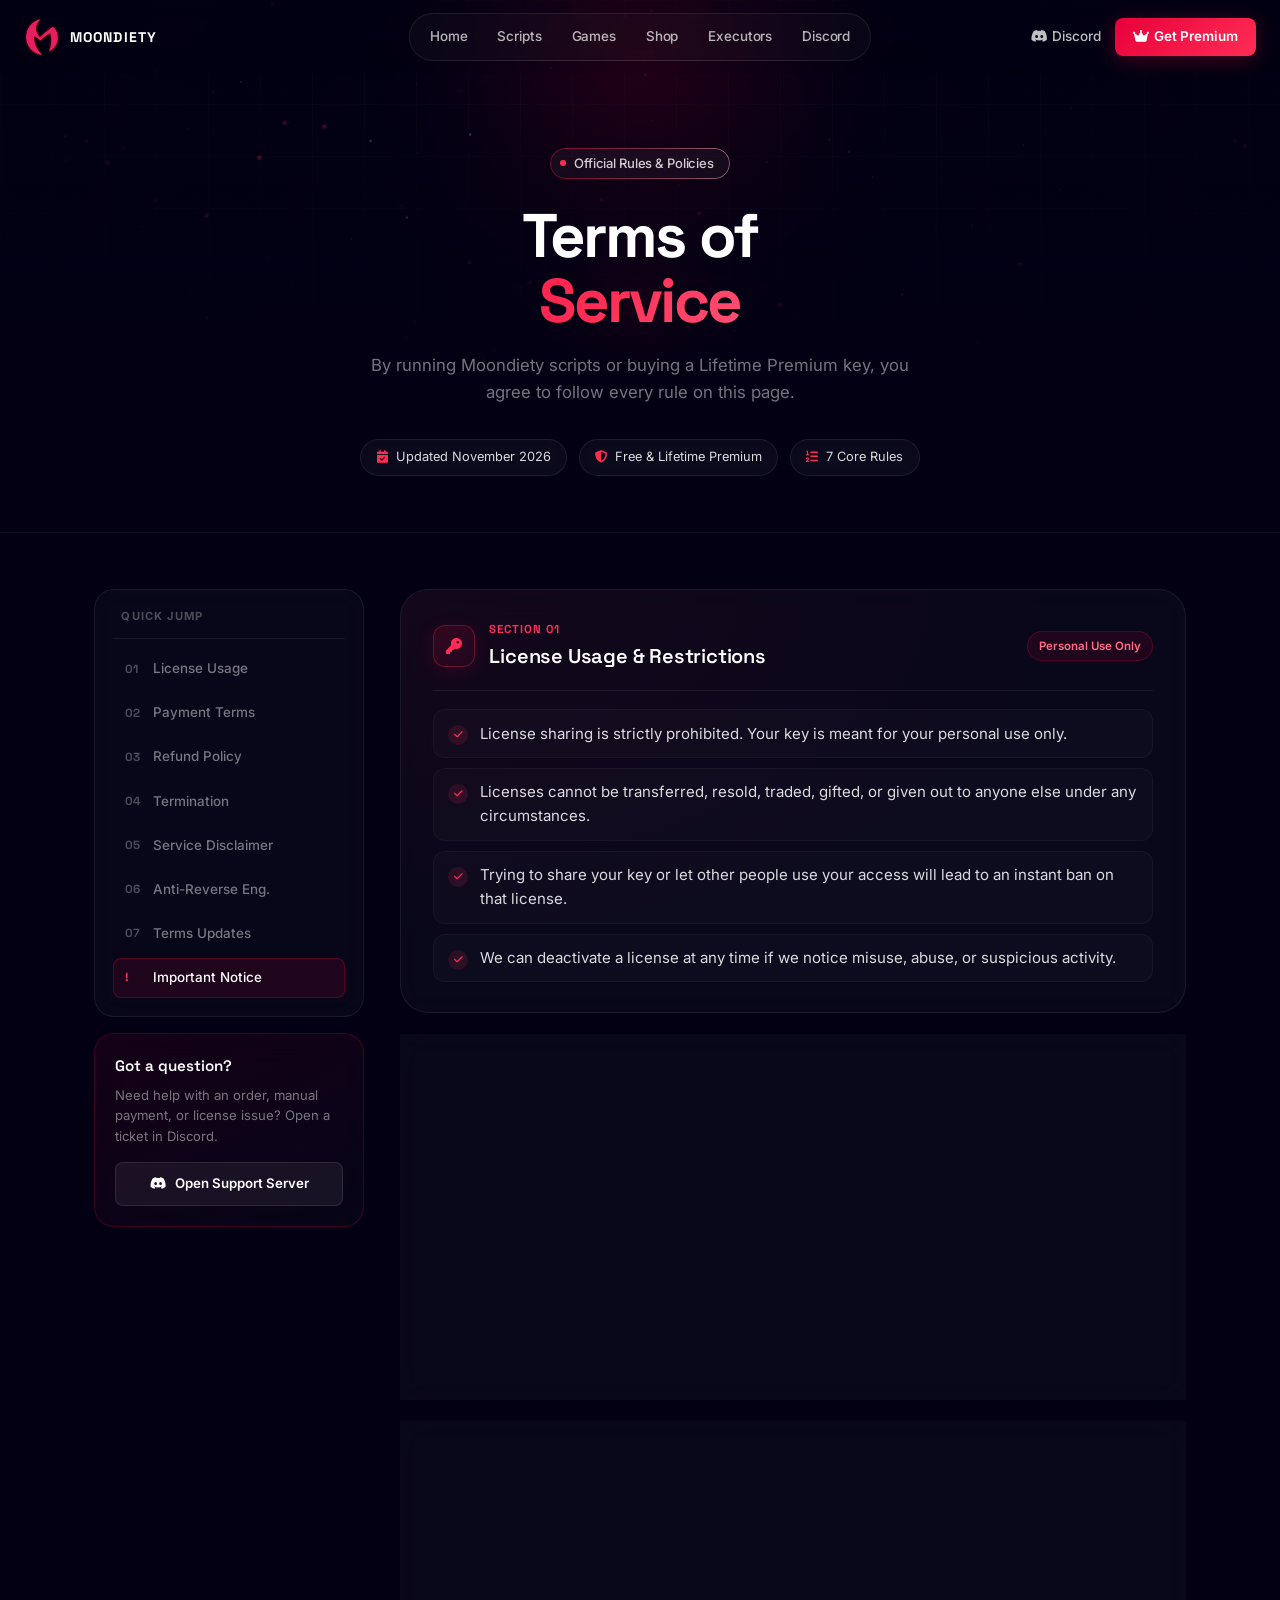
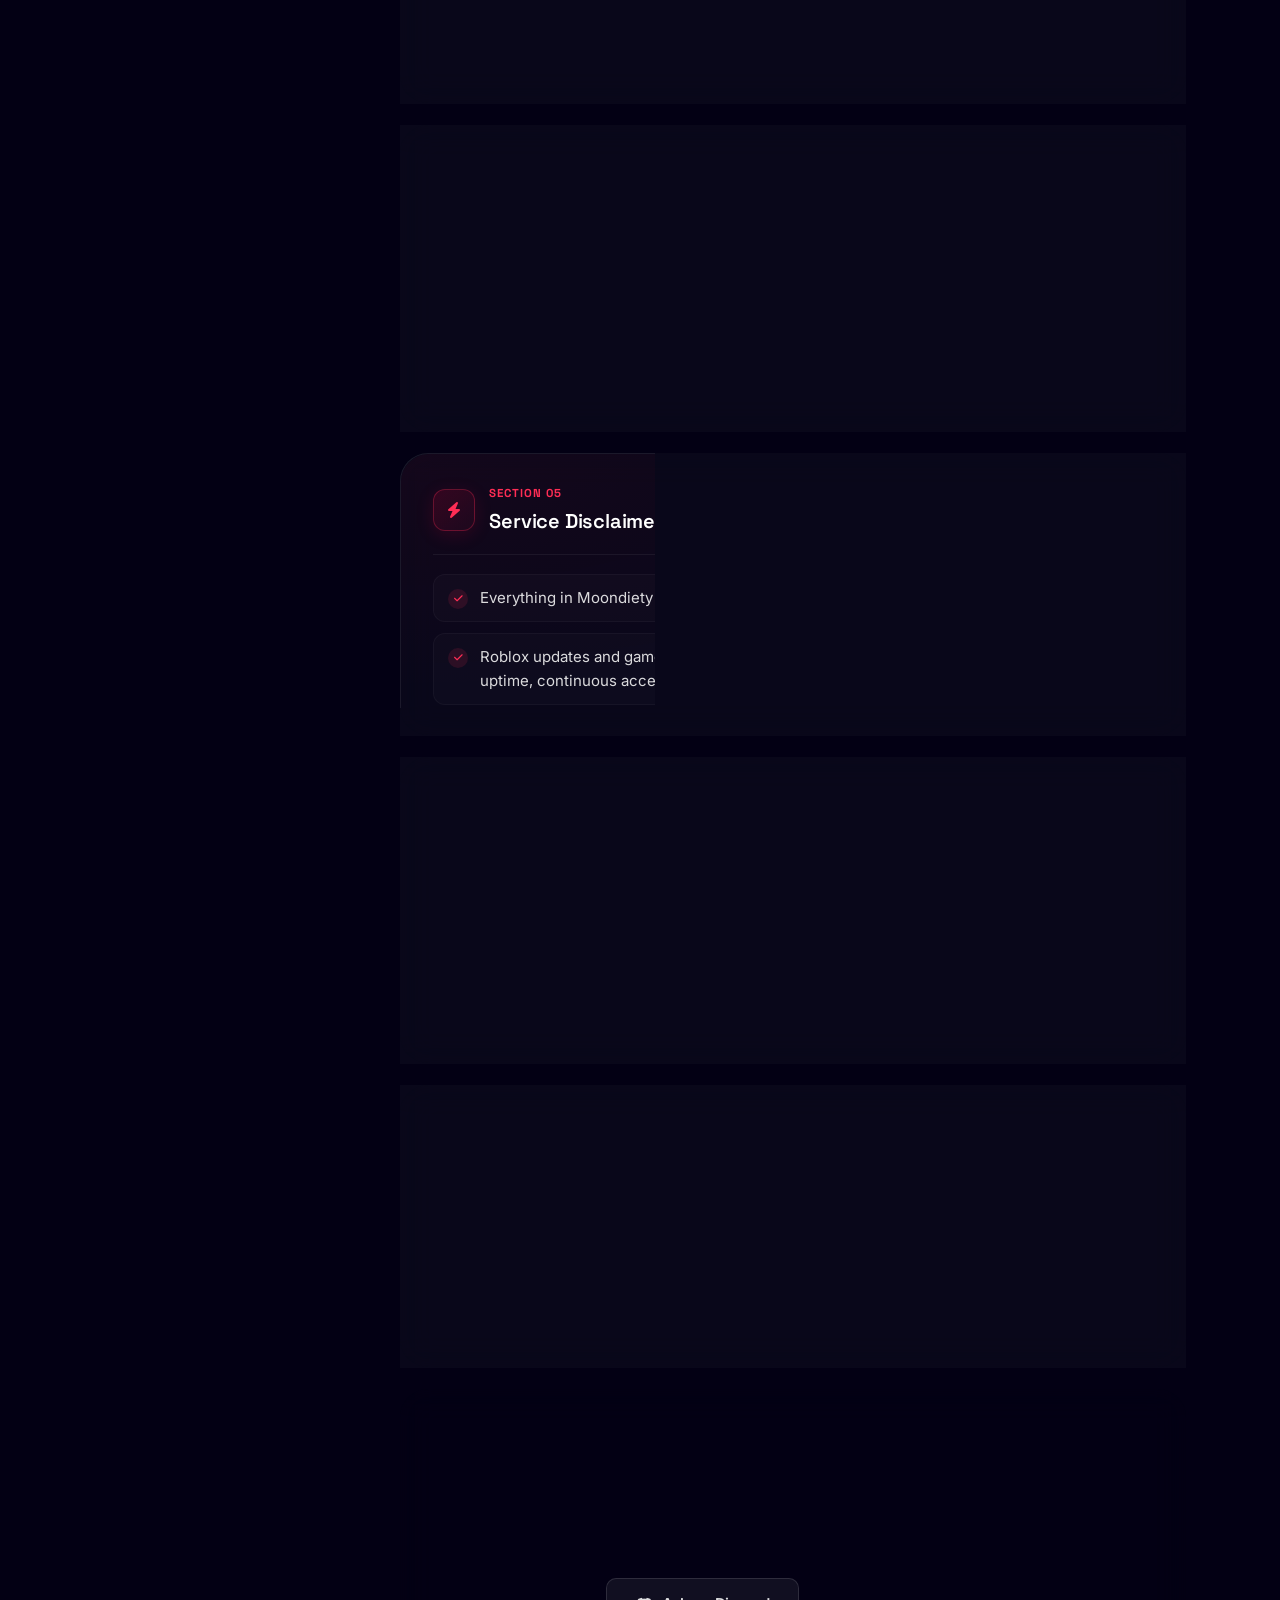
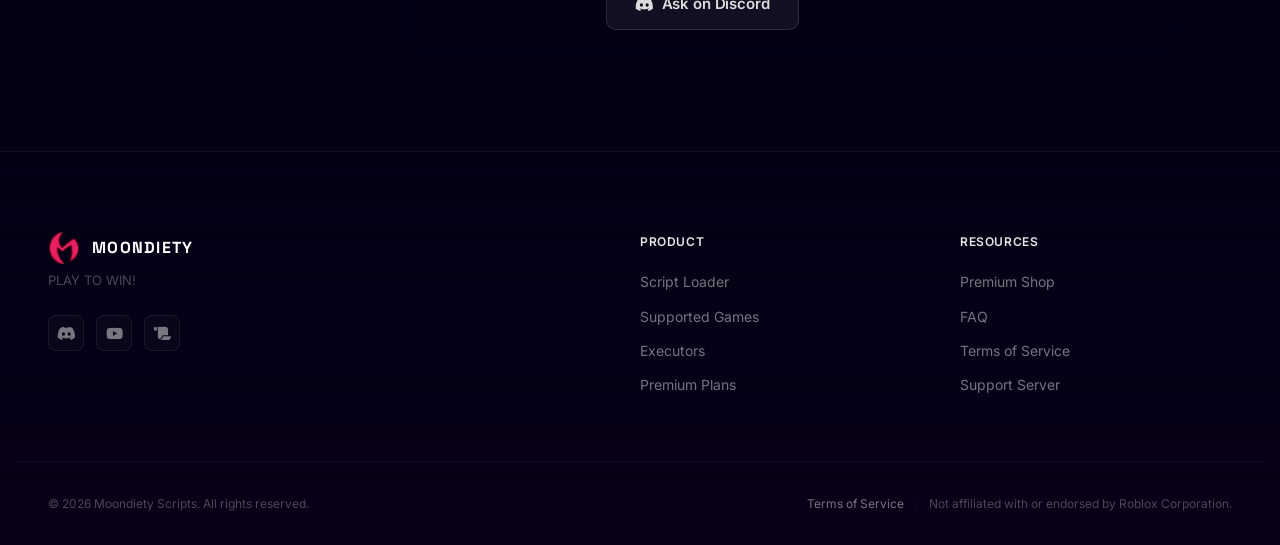
<file: tos.html>
<!DOCTYPE html>
<html lang="en">

<head>
  <meta charset="UTF-8">
  <meta name="viewport" content="width=device-width, initial-scale=1.0">
  <title>Moondiety | Terms of Service</title>
  <meta name="description"
    content="Terms of Service for Moondiety Scripts and Lifetime Premium licenses. Read our license rules, payment terms, refund policy, and usage guidelines.">
  <meta name="theme-color" content="#030014">
  <meta property="og:title" content="Moondiety | Terms of Service">
  <meta property="og:description" content="Terms of Service for Moondiety Scripts and Lifetime Premium licenses.">
  <meta property="og:image" content="/media/banner.jpg">
  <meta property="og:type" content="website">
  <link rel="apple-touch-icon" sizes="180x180" href="/media/apple-touch-icon.png">
  <link rel="icon" type="image/svg+xml" href="/media/favicon.svg">
  <link rel="icon" type="image/png" sizes="96x96" href="/media/favicon-96x96.png">
  <link rel="shortcut icon" href="/media/favicon.ico">
  <link rel="manifest" href="/media/site.webmanifest">
  <link rel="preconnect" href="https://fonts.googleapis.com">
  <link rel="preconnect" href="https://fonts.gstatic.com" crossorigin>
  <link
    href="https://fonts.googleapis.com/css2?family=Inter:wght@300;400;500;600;700;800;900&family=Space+Grotesk:wght@400;500;600;700&family=Michroma&display=swap"
    rel="stylesheet">
  <link rel="stylesheet" href="https://cdnjs.cloudflare.com/ajax/libs/font-awesome/6.5.0/css/all.min.css">
  <link rel="stylesheet" href="/assets/css/main.css">
  <link rel="stylesheet" href="/assets/css/animations.css">
  <style>
    .tos-hero-wrap {
      position: relative;
      overflow: hidden;
      padding: calc(var(--nav-h) + 4.25rem) 1.5rem 3.5rem;
      border-bottom: 1px solid rgba(255, 255, 255, 0.05);
    }

    .tos-hero-grid {
      position: absolute;
      inset: 0;
      background-image:
        linear-gradient(rgba(255, 255, 255, 0.025) 1px, transparent 1px),
        linear-gradient(90deg, rgba(255, 255, 255, 0.025) 1px, transparent 1px);
      background-size: 52px 52px;
      mask-image: radial-gradient(ellipse 75% 75% at 50% 35%, #000 35%, transparent 100%);
      -webkit-mask-image: radial-gradient(ellipse 75% 75% at 50% 35%, #000 35%, transparent 100%);
      pointer-events: none;
      z-index: 0;
    }

    .tos-hero-orb {
      position: absolute;
      width: 520px;
      height: 520px;
      border-radius: 50%;
      background: radial-gradient(circle, rgba(232, 0, 58, 0.16) 0%, rgba(255, 45, 85, 0.04) 45%, transparent 70%);
      top: -180px;
      left: 50%;
      transform: translateX(-50%);
      pointer-events: none;
      z-index: 0;
      filter: blur(18px);
    }

    .tos-hero {
      position: relative;
      z-index: 2;
      max-width: 760px;
      margin: 0 auto;
      text-align: center;
    }

    .tos-title {
      font-family: 'Space Grotesk', sans-serif;
      font-size: clamp(2.4rem, 5.5vw, 3.85rem);
      font-weight: 700;
      letter-spacing: -0.04em;
      line-height: 1.06;
      margin-bottom: 1.15rem;
      color: var(--text-white);
    }

    .tos-sub {
      color: var(--text-muted);
      font-size: 1.05rem;
      max-width: 580px;
      margin: 0 auto 2rem;
      line-height: 1.65;
    }

    .tos-meta-row {
      display: flex;
      justify-content: center;
      flex-wrap: wrap;
      gap: 0.75rem;
    }

    .tos-meta-pill {
      display: inline-flex;
      align-items: center;
      gap: 0.5rem;
      padding: 0.45rem 0.95rem;
      border-radius: 999px;
      background: rgba(255, 255, 255, 0.035);
      border: 1px solid rgba(255, 255, 255, 0.08);
      backdrop-filter: var(--blur-sm);
      -webkit-backdrop-filter: var(--blur-sm);
      font-size: 0.8rem;
      color: var(--text-light);
    }

    .tos-meta-pill i {
      color: var(--rose);
      font-size: 0.78rem;
    }

    .tos-shell {
      max-width: 1140px;
      margin: 3.5rem auto 5.5rem;
      padding: 0 1.5rem;
      display: grid;
      grid-template-columns: 270px 1fr;
      gap: 2.25rem;
      align-items: start;
      position: relative;
    }

    .tos-sidebar {
      position: sticky;
      top: calc(var(--nav-h) + 1.5rem);
      display: flex;
      flex-direction: column;
      gap: 1rem;
    }

    .tos-nav-box {
      background: rgba(255, 255, 255, 0.025);
      border: 1px solid rgba(255, 255, 255, 0.07);
      border-radius: var(--radius-lg);
      padding: 1.15rem;
      backdrop-filter: var(--blur-md);
      -webkit-backdrop-filter: var(--blur-md);
    }

    .tos-nav-label {
      font-size: 0.7rem;
      font-weight: 700;
      letter-spacing: 0.1em;
      text-transform: uppercase;
      color: var(--text-dim);
      padding: 0 0.5rem 0.75rem;
      border-bottom: 1px solid rgba(255, 255, 255, 0.06);
      margin-bottom: 0.6rem;
    }

    .tos-toc {
      display: flex;
      flex-direction: column;
      gap: 0.25rem;
    }

    .tos-toc-link {
      display: flex;
      align-items: center;
      gap: 0.65rem;
      padding: 0.52rem 0.65rem;
      border-radius: var(--radius-sm);
      font-size: 0.84rem;
      font-weight: 500;
      color: var(--text-muted);
      text-decoration: none;
      border: 1px solid transparent;
      transition: all 0.2s ease;
    }

    .tos-toc-link span.toc-idx {
      font-family: 'Space Grotesk', sans-serif;
      font-size: 0.74rem;
      font-weight: 700;
      color: var(--text-dim);
      min-width: 18px;
    }

    .tos-toc-link:hover {
      color: var(--text-white);
      background: rgba(255, 255, 255, 0.04);
    }

    .tos-toc-link.active {
      color: var(--text-white);
      background: rgba(232, 0, 58, 0.1);
      border-color: rgba(232, 0, 58, 0.28);
    }

    .tos-toc-link.active span.toc-idx {
      color: var(--rose);
    }

    .tos-help-box {
      background: linear-gradient(155deg, rgba(232, 0, 58, 0.08), rgba(255, 255, 255, 0.02));
      border: 1px solid rgba(232, 0, 58, 0.22);
      border-radius: var(--radius-lg);
      padding: 1.25rem;
      backdrop-filter: var(--blur-md);
      -webkit-backdrop-filter: var(--blur-md);
    }

    .tos-help-title {
      font-family: 'Space Grotesk', sans-serif;
      font-size: 0.95rem;
      font-weight: 600;
      color: var(--text-white);
      margin-bottom: 0.4rem;
    }

    .tos-help-desc {
      font-size: 0.82rem;
      color: var(--text-muted);
      line-height: 1.55;
      margin-bottom: 1rem;
    }

    .tos-help-btn {
      display: flex;
      align-items: center;
      justify-content: center;
      gap: 0.5rem;
      width: 100%;
      padding: 0.65rem 1rem;
      border-radius: var(--radius-sm);
      background: rgba(255, 255, 255, 0.06);
      border: 1px solid rgba(255, 255, 255, 0.1);
      color: var(--text-white);
      font-size: 0.83rem;
      font-weight: 600;
      text-decoration: none;
      transition: all 0.25s ease;
    }

    .tos-help-btn:hover {
      background: rgba(232, 0, 58, 0.16);
      border-color: rgba(232, 0, 58, 0.4);
      transform: translateY(-1px);
    }

    .tos-main {
      display: flex;
      flex-direction: column;
      gap: 1.35rem;
      min-width: 0;
    }

    .tos-card {
      position: relative;
      background: rgba(255, 255, 255, 0.028);
      border: 1px solid rgba(255, 255, 255, 0.075);
      border-radius: var(--radius-xl);
      padding: 1.85rem 2rem;
      backdrop-filter: var(--blur-md);
      -webkit-backdrop-filter: var(--blur-md);
      overflow: hidden;
      scroll-margin-top: calc(var(--nav-h) + 1.5rem);
      transition: border-color 0.3s ease, transform 0.3s ease, box-shadow 0.3s ease, background 0.3s ease;
    }

    .tos-card::before {
      content: '';
      position: absolute;
      inset: 0;
      border-radius: inherit;
      background: radial-gradient(ellipse at top left, rgba(232, 0, 58, 0.07), transparent 60%);
      pointer-events: none;
      opacity: 0.7;
      transition: opacity 0.3s ease;
    }

    .tos-card:hover {
      border-color: rgba(232, 0, 58, 0.3);
      background: rgba(255, 255, 255, 0.038);
      transform: translateY(-2px);
      box-shadow: 0 18px 50px rgba(0, 0, 0, 0.38), 0 0 32px rgba(232, 0, 58, 0.08);
    }

    .tos-card:hover::before {
      opacity: 1;
    }

    .tos-card-top {
      position: relative;
      display: flex;
      align-items: center;
      justify-content: space-between;
      gap: 1rem;
      padding-bottom: 1.1rem;
      margin-bottom: 1.15rem;
      border-bottom: 1px solid rgba(255, 255, 255, 0.06);
    }

    .tos-card-heading {
      display: flex;
      align-items: center;
      gap: 0.9rem;
    }

    .tos-icon-box {
      width: 42px;
      height: 42px;
      border-radius: var(--radius-md);
      background: linear-gradient(135deg, rgba(232, 0, 58, 0.16), rgba(255, 45, 85, 0.05));
      border: 1px solid rgba(255, 45, 85, 0.3);
      color: var(--rose);
      display: inline-flex;
      align-items: center;
      justify-content: center;
      font-size: 1rem;
      flex-shrink: 0;
      box-shadow: 0 4px 18px rgba(232, 0, 58, 0.14);
    }

    .tos-step-label {
      display: block;
      font-family: 'Space Grotesk', sans-serif;
      font-size: 0.72rem;
      font-weight: 700;
      letter-spacing: 0.08em;
      text-transform: uppercase;
      color: var(--rose);
      margin-bottom: 0.15rem;
    }

    .tos-card-title {
      font-family: 'Space Grotesk', sans-serif;
      font-size: 1.25rem;
      font-weight: 600;
      color: var(--text-white);
      letter-spacing: -0.01em;
    }

    .tos-tag {
      font-size: 0.72rem;
      font-weight: 600;
      padding: 0.28rem 0.7rem;
      border-radius: 999px;
      background: rgba(255, 255, 255, 0.045);
      border: 1px solid rgba(255, 255, 255, 0.08);
      color: var(--text-muted);
      white-space: nowrap;
      flex-shrink: 0;
    }

    .tos-tag--strict {
      color: var(--pink);
      background: rgba(232, 0, 58, 0.1);
      border-color: rgba(232, 0, 58, 0.26);
    }

    .tos-list {
      position: relative;
      display: flex;
      flex-direction: column;
      gap: 0.65rem;
    }

    .tos-list li {
      display: flex;
      align-items: flex-start;
      gap: 0.75rem;
      padding: 0.7rem 0.9rem;
      border-radius: var(--radius-md);
      background: rgba(255, 255, 255, 0.02);
      border: 1px solid rgba(255, 255, 255, 0.035);
      font-size: 0.94rem;
      color: var(--text-light);
      line-height: 1.6;
      transition: background 0.2s ease, border-color 0.2s ease;
    }

    .tos-list li:hover {
      background: rgba(255, 255, 255, 0.04);
      border-color: rgba(255, 255, 255, 0.07);
    }

    .tos-bullet {
      width: 20px;
      height: 20px;
      border-radius: 50%;
      background: rgba(255, 45, 85, 0.12);
      color: var(--rose);
      font-size: 0.62rem;
      display: inline-flex;
      align-items: center;
      justify-content: center;
      flex-shrink: 0;
      margin-top: 0.22rem;
    }

    .tos-notice {
      position: relative;
      background: linear-gradient(135deg, rgba(232, 0, 58, 0.11), rgba(255, 45, 85, 0.03) 65%, rgba(255, 255, 255, 0.02));
      border: 1px solid rgba(232, 0, 58, 0.42);
      border-radius: var(--radius-xl);
      padding: 2rem;
      box-shadow: var(--shadow-red);
      backdrop-filter: var(--blur-md);
      -webkit-backdrop-filter: var(--blur-md);
      scroll-margin-top: calc(var(--nav-h) + 1.5rem);
      overflow: hidden;
    }

    .tos-notice-head {
      display: flex;
      align-items: center;
      gap: 0.85rem;
      margin-bottom: 0.85rem;
    }

    .tos-notice-icon {
      width: 40px;
      height: 40px;
      border-radius: var(--radius-md);
      background: linear-gradient(135deg, var(--red-accent), var(--rose));
      color: white;
      display: inline-flex;
      align-items: center;
      justify-content: center;
      font-size: 1rem;
      box-shadow: 0 6px 20px rgba(232, 0, 58, 0.4);
      flex-shrink: 0;
    }

    .tos-notice-title {
      font-family: 'Space Grotesk', sans-serif;
      font-size: 1.25rem;
      font-weight: 700;
      color: var(--text-white);
    }

    .tos-notice p {
      font-size: 0.96rem;
      color: var(--text-light);
      line-height: 1.7;
      margin-bottom: 1.5rem;
    }

    .tos-actions {
      display: flex;
      gap: 0.9rem;
      flex-wrap: wrap;
    }

    @media (max-width: 920px) {
      .tos-shell {
        grid-template-columns: 1fr;
        gap: 1.5rem;
        margin-top: 2.25rem;
      }

      .tos-sidebar {
        position: static;
      }

      .tos-toc {
        flex-direction: row;
        flex-wrap: wrap;
        gap: 0.4rem;
      }

      .tos-toc-link {
        padding: 0.42rem 0.72rem;
        font-size: 0.8rem;
        background: rgba(255, 255, 255, 0.03);
        border-color: rgba(255, 255, 255, 0.06);
      }

      .tos-help-box {
        display: none;
      }
    }

    @media (max-width: 640px) {
      .tos-card,
      .tos-notice {
        padding: 1.35rem 1.2rem;
      }

      .tos-card-top {
        flex-direction: column;
        align-items: flex-start;
        gap: 0.65rem;
      }

      .tos-list li {
        padding: 0.65rem 0.75rem;
        font-size: 0.9rem;
      }
    }
  </style>
</head>

<body class="dark-theme">
  <div class="scroll-progress" id="scroll-progress"></div>

  <nav class="navbar" id="navbar">
    <div class="nav-inner">
      <a href="/#home" class="nav-logo" aria-label="Moondiety Home">
        <img src="/media/logo.png" alt="Moondiety Logo" width="36" height="36">
        <span class="nav-logo-name">MOONDIETY</span>
      </a>
      <div class="nav-pill" role="navigation" aria-label="Main navigation">
        <a href="/#home" class="nav-link">Home</a>
        <a href="/#scripts" class="nav-link">Scripts</a>
        <a href="/#games" class="nav-link">Games</a>
        <a href="/shop" class="nav-link">Shop</a>
        <a href="/#executors" class="nav-link">Executors</a>
        <a href="/#discord" class="nav-link">Discord</a>
      </div>
      <div class="nav-actions">
        <a href="https://discord.gg/moondiety" target="_blank" rel="noopener" class="nav-login">
          <i class="fab fa-discord"></i> Discord
        </a>
        <a href="/shop" class="btn-get-key">
          <i class="fas fa-crown"></i> Get Premium
        </a>
        <button class="hamburger" id="hamburger" aria-label="Toggle menu" aria-expanded="false">
          <span></span><span></span><span></span>
        </button>
      </div>
    </div>
  </nav>

  <div class="mobile-overlay" id="mobile-overlay"></div>
  <div class="mobile-menu" id="mobile-menu" aria-hidden="true">
    <div class="mobile-menu-header">
      <div class="mobile-menu-brand">
        <img src="/media/logo.png" alt="Moondiety" width="28">
        <span>Moondiety</span>
      </div>
      <button class="mobile-close" id="mobile-close" aria-label="Close menu">
        <i class="fas fa-times"></i>
      </button>
    </div>
    <div class="mobile-menu-body">
      <a href="/#home" class="mobile-link">
        <span class="ml-icon"><i class="fas fa-home"></i></span>
        <span>Home</span>
      </a>
      <a href="/#scripts" class="mobile-link">
        <span class="ml-icon"><i class="fas fa-code"></i></span>
        <span>Script Loader</span>
      </a>
      <a href="/#games" class="mobile-link">
        <span class="ml-icon"><i class="fas fa-gamepad"></i></span>
        <span>Games</span>
      </a>
      <a href="/shop" class="mobile-link">
        <span class="ml-icon"><i class="fas fa-crown"></i></span>
        <span>Premium Shop</span>
      </a>
      <a href="/#executors" class="mobile-link">
        <span class="ml-icon"><i class="fas fa-bolt"></i></span>
        <span>Executors</span>
      </a>
      <div class="mobile-menu-separator"></div>
      <a href="https://discord.gg/moondiety" target="_blank" rel="noopener" class="mobile-link">
        <span class="ml-icon"><i class="fab fa-discord"></i></span>
        <span>Join Discord</span>
      </a>
    </div>
    <div class="mobile-menu-footer">
      <a href="/shop" class="btn-lg btn-primary">
        <i class="fas fa-crown"></i> Get Premium
      </a>
    </div>
  </div>

  <section class="tos-hero-wrap">
    <canvas id="void-canvas" aria-hidden="true"></canvas>
    <div class="tos-hero-grid" aria-hidden="true"></div>
    <div class="tos-hero-orb" aria-hidden="true"></div>
    <div class="hero-horizon" aria-hidden="true"></div>

    <header class="tos-hero">
      <div class="announce-badge">
        <span class="dot"></span>
        Official Rules &amp; Policies
      </div>
      <h1 class="tos-title">Terms of <span class="line-accent">Service</span></h1>
      <p class="tos-sub">By running Moondiety scripts or buying a Lifetime Premium key, you agree to follow every rule on this page.</p>
      <div class="tos-meta-row">
        <span class="tos-meta-pill"><i class="fas fa-calendar-check"></i> Updated November 2026</span>
        <span class="tos-meta-pill"><i class="fas fa-shield-alt"></i> Free &amp; Lifetime Premium</span>
        <span class="tos-meta-pill"><i class="fas fa-list-ol"></i> 7 Core Rules</span>
      </div>
    </header>
  </section>

  <main class="tos-shell">
    <aside class="tos-sidebar" aria-label="Terms sections">
      <div class="tos-nav-box">
        <div class="tos-nav-label">Quick Jump</div>
        <nav class="tos-toc" id="tos-toc">
          <a href="#rule-1" class="tos-toc-link active"><span class="toc-idx">01</span> License Usage</a>
          <a href="#rule-2" class="tos-toc-link"><span class="toc-idx">02</span> Payment Terms</a>
          <a href="#rule-3" class="tos-toc-link"><span class="toc-idx">03</span> Refund Policy</a>
          <a href="#rule-4" class="tos-toc-link"><span class="toc-idx">04</span> Termination</a>
          <a href="#rule-5" class="tos-toc-link"><span class="toc-idx">05</span> Service Disclaimer</a>
          <a href="#rule-6" class="tos-toc-link"><span class="toc-idx">06</span> Anti-Reverse Eng.</a>
          <a href="#rule-7" class="tos-toc-link"><span class="toc-idx">07</span> Terms Updates</a>
          <a href="#notice" class="tos-toc-link"><span class="toc-idx">!</span> Important Notice</a>
        </nav>
      </div>

      <div class="tos-help-box">
        <div class="tos-help-title">Got a question?</div>
        <p class="tos-help-desc">Need help with an order, manual payment, or license issue? Open a ticket in Discord.</p>
        <a href="https://discord.gg/moondiety" target="_blank" rel="noopener" class="tos-help-btn">
          <i class="fab fa-discord"></i> Open Support Server
        </a>
      </div>
    </aside>

    <div class="tos-main">
      <section class="tos-card" id="rule-1" data-anim="fade-up">
        <div class="tos-card-top">
          <div class="tos-card-heading">
            <span class="tos-icon-box"><i class="fas fa-key"></i></span>
            <div>
              <span class="tos-step-label">Section 01</span>
              <h2 class="tos-card-title">License Usage &amp; Restrictions</h2>
            </div>
          </div>
          <span class="tos-tag tos-tag--strict">Personal Use Only</span>
        </div>
        <ul class="tos-list">
          <li>
            <span class="tos-bullet"><i class="fas fa-check"></i></span>
            <span>License sharing is strictly prohibited. Your key is meant for your personal use only.</span>
          </li>
          <li>
            <span class="tos-bullet"><i class="fas fa-check"></i></span>
            <span>Licenses cannot be transferred, resold, traded, gifted, or given out to anyone else under any circumstances.</span>
          </li>
          <li>
            <span class="tos-bullet"><i class="fas fa-check"></i></span>
            <span>Trying to share your key or let other people use your access will lead to an instant ban on that license.</span>
          </li>
          <li>
            <span class="tos-bullet"><i class="fas fa-check"></i></span>
            <span>We can deactivate a license at any time if we notice misuse, abuse, or suspicious activity.</span>
          </li>
        </ul>
      </section>

      <section class="tos-card" id="rule-2" data-anim="fade-up" data-delay="50">
        <div class="tos-card-top">
          <div class="tos-card-heading">
            <span class="tos-icon-box"><i class="fas fa-wallet"></i></span>
            <div>
              <span class="tos-step-label">Section 02</span>
              <h2 class="tos-card-title">Payment Terms</h2>
            </div>
          </div>
          <span class="tos-tag">Exact Amount</span>
        </div>
        <ul class="tos-list">
          <li>
            <span class="tos-bullet"><i class="fas fa-check"></i></span>
            <span>Overpayments and underpayments will not be refunded, credited, or adjusted.</span>
          </li>
          <li>
            <span class="tos-bullet"><i class="fas fa-check"></i></span>
            <span>It is your responsibility to double-check the exact amount and payment details before sending anything.</span>
          </li>
          <li>
            <span class="tos-bullet"><i class="fas fa-check"></i></span>
            <span>We are not responsible for any lost funds caused by sending to the wrong address, user errors, or blockchain delays.</span>
          </li>
        </ul>
      </section>

      <section class="tos-card" id="rule-3" data-anim="fade-up" data-delay="100">
        <div class="tos-card-top">
          <div class="tos-card-heading">
            <span class="tos-icon-box"><i class="fas fa-ban"></i></span>
            <div>
              <span class="tos-step-label">Section 03</span>
              <h2 class="tos-card-title">Refund Policy</h2>
            </div>
          </div>
          <span class="tos-tag tos-tag--strict">All Sales Final</span>
        </div>
        <ul class="tos-list">
          <li>
            <span class="tos-bullet"><i class="fas fa-check"></i></span>
            <span>All purchases are final. No refunds will be issued under any circumstances.</span>
          </li>
          <li>
            <span class="tos-bullet"><i class="fas fa-check"></i></span>
            <span>This applies to every situation, including changing your mind, executor compatibility issues, game updates, inactivity, or not being happy with script performance.</span>
          </li>
        </ul>
      </section>

      <section class="tos-card" id="rule-4" data-anim="fade-up" data-delay="150">
        <div class="tos-card-top">
          <div class="tos-card-heading">
            <span class="tos-icon-box"><i class="fas fa-user-slash"></i></span>
            <div>
              <span class="tos-step-label">Section 04</span>
              <h2 class="tos-card-title">Service Termination</h2>
            </div>
          </div>
          <span class="tos-tag">Account Access</span>
        </div>
        <ul class="tos-list">
          <li>
            <span class="tos-bullet"><i class="fas fa-check"></i></span>
            <span>We keep the right to suspend or permanently terminate any license at our discretion, with or without prior notice.</span>
          </li>
          <li>
            <span class="tos-bullet"><i class="fas fa-check"></i></span>
            <span>Access can be revoked if you break these rules, abuse our loader or Discord support, or cause trouble for the community.</span>
          </li>
        </ul>
      </section>

      <section class="tos-card" id="rule-5" data-anim="fade-up" data-delay="200">
        <div class="tos-card-top">
          <div class="tos-card-heading">
            <span class="tos-icon-box"><i class="fas fa-bolt"></i></span>
            <div>
              <span class="tos-step-label">Section 05</span>
              <h2 class="tos-card-title">Service Disclaimer</h2>
            </div>
          </div>
          <span class="tos-tag">As-Is Service</span>
        </div>
        <ul class="tos-list">
          <li>
            <span class="tos-bullet"><i class="fas fa-check"></i></span>
            <span>Everything in Moondiety is provided "as is" without warranties of any kind.</span>
          </li>
          <li>
            <span class="tos-bullet"><i class="fas fa-check"></i></span>
            <span>Roblox updates and game patches happen out of our control, so we cannot guarantee 100% uptime, continuous access, or constant technical support for every feature.</span>
          </li>
        </ul>
      </section>

      <section class="tos-card" id="rule-6" data-anim="fade-up" data-delay="250">
        <div class="tos-card-top">
          <div class="tos-card-heading">
            <span class="tos-icon-box"><i class="fas fa-code"></i></span>
            <div>
              <span class="tos-step-label">Section 06</span>
              <h2 class="tos-card-title">Reverse Engineering Prohibition</h2>
            </div>
          </div>
          <span class="tos-tag tos-tag--strict">Zero Tolerance</span>
        </div>
        <ul class="tos-list">
          <li>
            <span class="tos-bullet"><i class="fas fa-check"></i></span>
            <span>Reverse engineering, decompiling, dumping, cracking, or modifying our scripts, loader, or systems is strictly forbidden.</span>
          </li>
          <li>
            <span class="tos-bullet"><i class="fas fa-check"></i></span>
            <span>Anyone caught trying to tamper with or bypass our software will lose access immediately and be permanently blacklisted.</span>
          </li>
        </ul>
      </section>

      <section class="tos-card" id="rule-7" data-anim="fade-up" data-delay="300">
        <div class="tos-card-top">
          <div class="tos-card-heading">
            <span class="tos-icon-box"><i class="fas fa-sync-alt"></i></span>
            <div>
              <span class="tos-step-label">Section 07</span>
              <h2 class="tos-card-title">Terms Updates</h2>
            </div>
          </div>
          <span class="tos-tag">Policy Updates</span>
        </div>
        <ul class="tos-list">
          <li>
            <span class="tos-bullet"><i class="fas fa-check"></i></span>
            <span>We can edit or update these terms whenever needed without sending out prior notice.</span>
          </li>
          <li>
            <span class="tos-bullet"><i class="fas fa-check"></i></span>
            <span>Continuing to use Moondiety scripts or your Lifetime Premium key after changes go live means you accept the updated terms.</span>
          </li>
        </ul>
      </section>

      <div class="tos-notice" id="notice" data-anim="fade-up" data-delay="350">
        <div class="tos-notice-head">
          <span class="tos-notice-icon"><i class="fas fa-exclamation-triangle"></i></span>
          <div class="tos-notice-title">Important Notice</div>
        </div>
        <p>By buying a Moondiety Lifetime Premium key or running any of our scripts, you confirm that you have read, understood, and agreed to follow these Terms of Service. If you do not agree with any part of these rules, please do not purchase a license or use our scripts.</p>
        <div class="tos-actions">
          <a href="/shop" class="btn-lg btn-primary">
            <i class="fas fa-crown"></i> Go to Shop
          </a>
          <a href="https://discord.gg/moondiety" target="_blank" rel="noopener" class="btn-lg btn-secondary">
            <i class="fab fa-discord"></i> Ask on Discord
          </a>
        </div>
      </div>
    </div>
  </main>

  <footer class="footer">
    <div class="footer-inner">
      <div class="footer-brand-col">
        <div class="footer-brand">
          <img src="/media/logo.png" alt="Moondiety Logo" width="32" height="32">
          <span class="footer-brand-name">MOONDIETY</span>
        </div>
        <p class="footer-tagline">PLAY TO WIN!</p>
        <div class="footer-socials">
          <a href="https://discord.gg/moondiety" target="_blank" rel="noopener" class="footer-social"
            aria-label="Discord"><i class="fab fa-discord"></i></a>
          <a href="https://youtube.com/@moondiety_script?si=3a6-FptuSGqq0xjt" target="_blank" rel="noopener"
            class="footer-social" aria-label="YouTube"><i class="fab fa-youtube"></i></a>
          <a href="https://scriptblox.com/u/Moondiety" target="_blank" rel="noopener" class="footer-social"
            aria-label="ScriptBlox"><i class="fas fa-scroll"></i></a>
        </div>
      </div>
      <div class="footer-links-col">
        <h4 class="footer-heading">Product</h4>
        <a href="/#scripts" class="footer-link">Script Loader</a>
        <a href="/#games" class="footer-link">Supported Games</a>
        <a href="/#executors" class="footer-link">Executors</a>
        <a href="/shop" class="footer-link">Premium Plans</a>
      </div>
      <div class="footer-links-col">
        <h4 class="footer-heading">Resources</h4>
        <a href="/shop" class="footer-link">Premium Shop</a>
        <a href="/shop#faq" class="footer-link">FAQ</a>
        <a href="/tos" class="footer-link">Terms of Service</a>
        <a href="https://discord.gg/moondiety" target="_blank" rel="noopener" class="footer-link">Support Server</a>
      </div>
    </div>
    <div class="footer-bottom">
      <div class="footer-copy">
        <span>&copy; <span class="js-year">2026</span> Moondiety Scripts. All rights reserved.</span>
      </div>
      <div class="footer-legal">
        <a href="/tos" class="footer-link" style="font-size:12px;">Terms of Service</a>
        <span style="margin:0 8px;opacity:0.4;">&middot;</span>
        <span>Not affiliated with or endorsed by Roblox Corporation.</span>
      </div>
    </div>
  </footer>

  <script src="/assets/js/main.js" defer></script>
  <script>
    document.addEventListener('DOMContentLoaded', () => {
      const tocLinks = [...document.querySelectorAll('.tos-toc-link')];
      const targets = tocLinks
        .map(l => document.querySelector(l.getAttribute('href')))
        .filter(Boolean);

      tocLinks.forEach(link => {
        link.addEventListener('click', e => {
          const el = document.querySelector(link.getAttribute('href'));
          if (!el) return;
          e.preventDefault();
          window.scrollTo({ top: el.offsetTop - 96, behavior: 'smooth' });
        });
      });

      if (targets.length) {
        const obs = new IntersectionObserver(entries => {
          entries.forEach(entry => {
            if (entry.isIntersecting) {
              const id = '#' + entry.target.id;
              tocLinks.forEach(l => l.classList.toggle('active', l.getAttribute('href') === id));
            }
          });
        }, { rootMargin: '-25% 0px -60% 0px' });
        targets.forEach(t => obs.observe(t));
      }
    });
  </script>
</body>

</html>
</file>
<file: assets/css/main.css>
@import url('https://fonts.googleapis.com/css2?family=Space+Grotesk:wght@400;500;600;700&family=Inter:wght@300;400;500;600;700&display=swap');
:root {
  --bg:             #030014;
  --bg-1:           #06001f;
  --bg-2:           #0a0028;
  --red-accent:     #e8003a;
  --rose:           #ff2d55;
  --pink:           #ff6b8a;
  --pink-light:     #ffb3c1;
  --text-white:     #ffffff;
  --text-light:     rgba(255,255,255,0.85);
  --text-muted:     rgba(255,255,255,0.45);
  --text-dim:       rgba(255,255,255,0.28);
  --glass-bg:       rgba(255,255,255,0.025);
  --glass-bg-md:    rgba(255,255,255,0.04);
  --glass-border:   rgba(255,255,255,0.07);
  --glass-border-md:rgba(255,255,255,0.12);
  --glass-border-red: rgba(232,0,58,0.3);
  --blur-sm:        blur(8px);
  --blur-md:        blur(16px);
  --blur-lg:        blur(24px);
  --radius-sm:      8px;
  --radius-md:      12px;
  --radius-lg:      20px;
  --radius-xl:      28px;
  --shadow-card:    0 4px 32px rgba(0,0,0,0.5);
  --shadow-red:     0 8px 40px rgba(232,0,58,0.18);
  --shadow-red-lg:  0 20px 80px rgba(232,0,58,0.28);
  --max-w:          1248px;
  --nav-h:          80px;
}
*, *::before, *::after { box-sizing: border-box; margin: 0; padding: 0; }
html { font-size: 16px; scroll-behavior: smooth; -webkit-font-smoothing: antialiased; text-rendering: optimizeLegibility; }
body {
  font-family: 'Inter', -apple-system, BlinkMacSystemFont, 'Segoe UI', sans-serif;
  background: var(--bg);
  color: var(--text-light);
  overflow-x: hidden;
  line-height: 1.6;
}
img { display: block; max-width: 100%; border: 0; }
a { color: inherit; text-decoration: none; }
button { font-family: inherit; cursor: pointer; background: none; border: 0; }
ul { list-style: none; }
em { font-style: italic; color: var(--pink); }
strong { font-weight: 600; }
::-webkit-scrollbar { width: 4px; }
::-webkit-scrollbar-track { background: var(--bg); }
::-webkit-scrollbar-thumb { background: rgba(255,255,255,0.08); border-radius: 4px; }
.scroll-progress {
  position: fixed;
  top: 0; left: 0;
  height: 2px;
  width: 0%;
  background: linear-gradient(90deg, var(--red-accent), var(--rose), var(--pink));
  z-index: 9999;
  transition: width 0.1s linear;
}
.navbar {
  position: fixed;
  top: 0; left: 0; right: 0;
  z-index: 1000;
  padding: 18px 24px;
  background: rgba(3, 0, 20, 0.06);
  backdrop-filter: blur(16px);
  -webkit-backdrop-filter: blur(16px);
  transition: background 0.4s ease, transform 0.4s cubic-bezier(0.16,1,0.3,1);
}
.navbar.scrolled {
  background: rgba(3, 0, 20, 0.65);
  border-bottom: 1px solid rgba(255,255,255,0.05);
}
.nav-inner {
  max-width: var(--max-w);
  margin: 0 auto;
  display: flex;
  align-items: center;
  justify-content: space-between;
  position: relative;
}
.nav-logo {
  display: flex;
  align-items: center;
  gap: 10px;
  z-index: 2;
  flex-shrink: 0;
}
.nav-logo img { width: 36px; height: 36px; object-fit: contain; }
.nav-logo-name {
  font-family: 'Space Grotesk', sans-serif;
  font-size: 14px;
  font-weight: 700;
  letter-spacing: 0.08em;
  color: var(--text-white);
}
.nav-pill {
  position: absolute;
  left: 50%;
  transform: translateX(-50%);
  display: flex;
  align-items: center;
  gap: 2px;
  background: rgba(255,255,255,0.025);
  border: 1px solid rgba(255,255,255,0.08);
  border-radius: 999px;
  padding: 6px 6px;
  backdrop-filter: var(--blur-sm);
  -webkit-backdrop-filter: var(--blur-sm);
}
.nav-pill::after {
  content: '';
  position: absolute;
  bottom: -1px; left: 0; right: 0;
  height: 1px;
  background: radial-gradient(60% 100% at 50% 100%, rgba(255,255,255,0.12) 0%, transparent 100%);
  border-radius: 0 0 999px 999px;
  pointer-events: none;
}
.nav-link {
  font-size: 13.5px;
  font-weight: 500;
  color: rgba(255,255,255,0.72);
  text-decoration: none;
  padding: 6px 14px;
  border-radius: 999px;
  letter-spacing: -0.01em;
  transition: color 0.25s ease, background 0.25s ease;
  white-space: nowrap;
}
.nav-link:hover { color: var(--text-white); background: rgba(255,255,255,0.07); }
.nav-link.active { color: var(--text-white); background: rgba(255,255,255,0.09); }
.nav-actions { display: flex; align-items: center; gap: 14px; z-index: 2; flex-shrink: 0; }
.nav-login {
  font-size: 13.5px;
  font-weight: 500;
  color: rgba(255,255,255,0.75);
  transition: color 0.25s;
}
.nav-login:hover { color: var(--text-white); }
.btn-get-key {
  display: inline-flex;
  align-items: center;
  gap: 6px;
  padding: 8px 18px;
  background: linear-gradient(135deg, var(--red-accent), var(--rose));
  color: white;
  border-radius: 8px;
  font-size: 13.5px;
  font-weight: 600;
  text-decoration: none;
  transition: all 0.3s ease;
  box-shadow: 0 4px 20px rgba(232,0,58,0.3);
  position: relative;
  overflow: hidden;
}
.btn-get-key::before {
  content: '';
  position: absolute;
  top: 0; left: -100%; width: 100%; height: 100%;
  background: linear-gradient(90deg, transparent, rgba(255,255,255,0.15), transparent);
  transition: left 0.5s;
}
.btn-get-key:hover::before { left: 100%; }
.btn-get-key:hover { transform: translateY(-1px); box-shadow: 0 6px 28px rgba(232,0,58,0.45); }
.hamburger {
  display: none;
  flex-direction: column;
  gap: 5px;
  padding: 4px;
  cursor: pointer;
}
.hamburger span {
  display: block;
  width: 20px;
  height: 1.5px;
  background: white;
  border-radius: 2px;
  transition: all 0.3s ease;
}
.hamburger.open span:nth-child(1) { transform: rotate(45deg) translate(5px, 5px); }
.hamburger.open span:nth-child(2) { opacity: 0; }
.hamburger.open span:nth-child(3) { transform: rotate(-45deg) translate(4px, -5px); }

.mobile-overlay {
  position: fixed;
  inset: 0;
  z-index: 9998;
  background: rgba(0,0,0,0.6);
  opacity: 0;
  pointer-events: none;
  transition: opacity 0.4s ease;
}
.mobile-overlay.show {
  opacity: 1;
  pointer-events: all;
}

.mobile-menu {
  position: fixed;
  top: 0; right: 0; bottom: 0;
  width: 88%; max-width: 340px;
  z-index: 9999;
  background: #0a0010;
  display: flex;
  flex-direction: column;
  padding: 0;
  transform: translateX(100%);
  transition: transform 0.45s cubic-bezier(0.77, 0, 0.175, 1);
  visibility: hidden;
  box-shadow: -20px 0 60px rgba(0,0,0,0.8);
  border-left: 1px solid rgba(255,45,85,0.12);
}
.mobile-menu.open { 
  transform: translateX(0); 
  visibility: visible; 
}

.mobile-menu-header {
  display: flex;
  justify-content: space-between;
  align-items: center;
  padding: 22px 28px;
  border-bottom: 1px solid rgba(255,255,255,0.06);
  flex-shrink: 0;
}
.mobile-menu-brand {
  display: flex;
  align-items: center;
  gap: 10px;
  font-family: 'Space Grotesk', sans-serif;
  font-weight: 800;
  font-size: 1rem;
  letter-spacing: 0.08em;
  color: var(--text-white);
  text-transform: uppercase;
}
.mobile-close {
  display: flex;
  align-items: center;
  justify-content: center;
  width: 36px;
  height: 36px;
  background: rgba(255,255,255,0.06);
  border: 1px solid rgba(255,255,255,0.08);
  border-radius: 50%;
  color: var(--text-muted);
  font-size: 16px;
  cursor: pointer;
  transition: all 0.2s;
}
.mobile-close:hover { 
  color: var(--rose); 
  background: rgba(255,45,85,0.12);
  border-color: rgba(255,45,85,0.3);
}

.mobile-menu-body {
  flex: 1;
  display: flex;
  flex-direction: column;
  padding: 20px 20px;
  gap: 4px;
  overflow-y: auto;
}

.mobile-link {
  display: flex;
  align-items: center;
  gap: 16px;
  font-size: 17px;
  font-family: 'Space Grotesk', sans-serif;
  font-weight: 600;
  color: rgba(255,255,255,0.65);
  text-decoration: none;
  padding: 14px 16px;
  border-radius: 12px;
  transform: translateX(24px);
  opacity: 0;
  transition: transform 0.4s cubic-bezier(0.16,1,0.3,1),
              opacity 0.4s ease,
              color 0.2s ease,
              background 0.2s ease;
}
.mobile-menu.open .mobile-link {
  transform: translateX(0);
  opacity: 1;
}
.mobile-menu.open .mobile-link:nth-child(1) { transition-delay: 0.08s; }
.mobile-menu.open .mobile-link:nth-child(2) { transition-delay: 0.13s; }
.mobile-menu.open .mobile-link:nth-child(3) { transition-delay: 0.18s; }
.mobile-menu.open .mobile-link:nth-child(4) { transition-delay: 0.23s; }
.mobile-menu.open .mobile-link:nth-child(5) { transition-delay: 0.28s; }
.mobile-menu.open .mobile-link:nth-child(6) { transition-delay: 0.33s; }

.mobile-link .ml-icon {
  display: flex;
  align-items: center;
  justify-content: center;
  width: 38px;
  height: 38px;
  border-radius: 10px;
  background: rgba(255,255,255,0.05);
  font-size: 16px;
  color: rgba(255,255,255,0.4);
  flex-shrink: 0;
  transition: background 0.2s, color 0.2s;
}
.mobile-link:hover, .mobile-link:active { 
  color: var(--text-white);
  background: rgba(255,255,255,0.05);
}
.mobile-link:hover .ml-icon, .mobile-link:active .ml-icon { 
  background: rgba(255,45,85,0.15);
  color: var(--rose); 
}

.mobile-menu-separator {
  height: 1px;
  background: rgba(255,255,255,0.05);
  margin: 8px 16px;
  flex-shrink: 0;
}

.mobile-menu-footer {
  padding: 30px;
  border-top: 1px solid rgba(255,255,255,0.05);
}
@media (pointer: fine) {
  body, body * {
    cursor: url("data:image/svg+xml,%3Csvg xmlns='http://www.w3.org/2000/svg' width='24' height='24' viewBox='0 0 24 24'%3E%3Cpath fill='%23ff2d55' stroke='%23ffffff' stroke-width='1.2' d='M4 3l14 10-6.5 1.5L13 21z'/%3E%3C/svg%3E") 4 3, auto !important;
  }
  a, a *, button, button *, .nav-inner * {
    cursor: url("data:image/svg+xml,%3Csvg xmlns='http://www.w3.org/2000/svg' width='24' height='24' viewBox='0 0 24 24'%3E%3Ccircle cx='12' cy='12' r='9' fill='rgba(255,45,85,0.15)' stroke='%23ff2d55' stroke-width='1.5'/%3E%3Ccircle cx='12' cy='12' r='2.5' fill='%23ffffff'/%3E%3C/svg%3E") 12 12, pointer !important;
  }
}
.hero {
  position: relative;
  min-height: 100vh;
  display: flex;
  flex-direction: column;
  align-items: center;
  overflow: hidden;
  padding-top: 160px;
  padding-bottom: 0;
}
#void-canvas {
  position: absolute;
  inset: 0;
  width: 100%;
  height: 100%;
  pointer-events: none;
  z-index: 0;
  display: block;
}

.hero-video-bg {
  position: absolute;
  inset: 0;
  width: 100%;
  height: 100%;
  object-fit: cover;
  object-position: center 40%;
  z-index: 0;
  pointer-events: none;
  opacity: 0.78;
}
.hero-horizon {
  position: absolute;
  bottom: 0;
  left: 0;
  right: 0;
  height: 55vh;
  background: linear-gradient(to top, var(--bg) 0%, rgba(3,0,20,0.98) 22%, rgba(3,0,20,0.7) 58%, transparent 100%);
  z-index: 1;
  pointer-events: none;
}
.hero-content {
  position: relative;
  z-index: 3;
  text-align: center;
  max-width: 860px;
  padding: 0 2rem;
  display: flex;
  flex-direction: column;
  align-items: center;
}
.announce-badge {
  display: inline-flex;
  align-items: center;
  gap: 8px;
  padding: 5px 16px 5px 10px;
  border-radius: 999px;
  font-size: 13px;
  font-weight: 500;
  color: rgba(255,255,255,0.8);
  background: rgba(255,255,255,0.04);
  position: relative;
  isolation: isolate;
  cursor: default;
  letter-spacing: -0.01em;
  margin-bottom: 24px;
  animation: hero-fade-in 0.8s cubic-bezier(0.16,1,0.3,1) 0.1s both;
}
.announce-badge::after {
  content: '';
  position: absolute;
  inset: 0;
  border-radius: inherit;
  padding: 1px;
  background: linear-gradient(90deg, rgba(232,0,58,0.5) 0%, rgba(255,107,138,0.4) 50%, rgba(255,179,193,0.5) 100%);
  -webkit-mask: linear-gradient(#fff 0 0) content-box, linear-gradient(#fff 0 0);
  mask: linear-gradient(#fff 0 0) content-box, linear-gradient(#fff 0 0);
  mask-composite: xor;
  -webkit-mask-composite: xor;
  mask-composite: exclude;
  pointer-events: none;
}
.announce-badge .dot {
  width: 6px; height: 6px;
  border-radius: 50%;
  background: var(--rose);
  flex-shrink: 0;
  animation: dot-pulse 2.4s ease infinite;
}
.hero-title {
  font-family: 'Space Grotesk', sans-serif;
  font-size: clamp(44px, 7.5vw, 82px);
  font-weight: 700;
  letter-spacing: -0.04em;
  line-height: 1.04;
  margin-bottom: 24px;
}
.hero-line-plain {
  display: block;
  background: linear-gradient(180deg, #fff 0%, rgba(255,255,255,0.72) 100%);
  -webkit-background-clip: text;
  background-clip: text;
  -webkit-text-fill-color: transparent;
  animation: hero-fade-in 0.85s cubic-bezier(0.16,1,0.3,1) 0.2s both;
}
.line-accent {
  display: block;
  background: linear-gradient(135deg, var(--red-accent) 0%, var(--rose) 45%, var(--pink) 80%, #ffb8c6 100%);
  -webkit-background-clip: text;
  background-clip: text;
  -webkit-text-fill-color: transparent;
  animation: hero-fade-in 0.85s cubic-bezier(0.16,1,0.3,1) 0.35s both;
}
.hero-sub {
  font-size: clamp(16px, 1.8vw, 18px);
  line-height: 1.7;
  color: rgba(255,255,255,0.55);
  max-width: 520px;
  margin-bottom: 36px;
  letter-spacing: -0.01em;
  animation: hero-fade-in 0.85s cubic-bezier(0.16,1,0.3,1) 0.48s both;
}
.hero-ctas {
  display: flex;
  gap: 14px;
  flex-wrap: wrap;
  justify-content: center;
  animation: hero-fade-in 0.85s cubic-bezier(0.16,1,0.3,1) 0.58s both;
}



.hero-mockup-float {
  position: relative;
  z-index: 2;
  width: 92%;
  max-width: 880px;
  margin: 2rem auto -2px;
  perspective: 1400px;
}
.hero-mockup-inner {
  position: relative;
  border-radius: 14px 14px 0 0;
  overflow: hidden;
  transform: rotateX(7deg) scale(0.97);
  transform-origin: bottom center;
  transform-style: preserve-3d;
  transition: transform 0.7s cubic-bezier(0.16,1,0.3,1);
  
  background: rgba(10, 5, 18, 0.65);
  backdrop-filter: blur(24px) saturate(150%);
  -webkit-backdrop-filter: blur(24px) saturate(150%);
  
  border: 1px solid rgba(255,255,255,0.07);
  border-bottom: none;
  box-shadow: inset 0 1px 0 rgba(255,255,255,0.05);
  
  -webkit-mask-image: linear-gradient(to bottom, black 30%, rgba(0,0,0,0.8) 55%, rgba(0,0,0,0.2) 75%, transparent 95%);
  mask-image: linear-gradient(to bottom, black 30%, rgba(0,0,0,0.8) 55%, rgba(0,0,0,0.2) 75%, transparent 95%);
}
.hero-mockup-float:hover .hero-mockup-inner {
  transform: rotateX(0deg) scale(1);
}


.mockup-chrome {
  display: flex;
  align-items: center;
  gap: 10px;
  padding: 10px 18px;
  background: rgba(255,255,255,0.03);
  border-bottom: 1px solid rgba(255,255,255,0.06);
}
.mockup-chrome-dots {
  display: flex;
  gap: 6px;
}
.mockup-chrome-dots span {
  width: 10px;
  height: 10px;
  border-radius: 50%;
}
.mockup-chrome-dots span:nth-child(1) { background: #ff5f57; }
.mockup-chrome-dots span:nth-child(2) { background: #febc2e; }
.mockup-chrome-dots span:nth-child(3) { background: #28c840; }
.mockup-chrome-title {
  flex: 1;
  text-align: center;
  font-size: 12px;
  font-weight: 500;
  color: rgba(255,255,255,0.4);
  letter-spacing: 0.01em;
}
.mockup-chrome-badge {
  font-size: 10px;
  font-weight: 700;
  color: var(--rose);
  background: rgba(232,0,58,0.12);
  border: 1px solid rgba(232,0,58,0.3);
  border-radius: 4px;
  padding: 2px 6px;
  letter-spacing: 0.08em;
}


.mockup-screen {
  position: relative;
}
.hero-mockup-img {
  display: block;
  width: 100%;
  height: auto;
  border-radius: 0;
  
  opacity: 0.88;
}
.btn-lg {
  display: inline-flex;
  align-items: center;
  gap: 8px;
  padding: 13px 28px;
  border-radius: 10px;
  font-size: 15px;
  font-weight: 600;
  text-decoration: none;
  transition: all 0.3s ease;
  position: relative;
  overflow: hidden;
  letter-spacing: -0.01em;
}
.btn-lg::before {
  content: '';
  position: absolute;
  top: 0; left: -100%; width: 100%; height: 100%;
  background: linear-gradient(90deg, transparent, rgba(255,255,255,0.12), transparent);
  transition: left 0.5s;
}
.btn-lg:hover::before { left: 100%; }
.btn-primary {
  background: linear-gradient(135deg, var(--red-accent) 0%, var(--rose) 100%);
  color: white;
  box-shadow: 0 6px 28px rgba(232,0,58,0.38);
}
.btn-primary:hover { transform: translateY(-2px); box-shadow: 0 10px 40px rgba(232,0,58,0.52); }
.btn-secondary {
  background: rgba(255,255,255,0.06);
  border: 1px solid rgba(255,255,255,0.12);
  color: var(--text-light);
  backdrop-filter: var(--blur-sm);
  -webkit-backdrop-filter: var(--blur-sm);
}
.btn-secondary:hover { background: rgba(255,255,255,0.1); color: white; transform: translateY(-2px); }
.hero-stats {
  position: relative;
  z-index: 2;
  width: 100%;
  max-width: 900px;
  padding: 0 2rem;
  margin-top: auto;
  animation: hero-fade-in 0.85s cubic-bezier(0.16,1,0.3,1) 0.72s both;
}
.stat-divider {
  width: 100%;
  height: 1px;
  background: linear-gradient(90deg, transparent, rgba(255,255,255,0.1), transparent);
  margin-bottom: 0;
}
.hero-stats-row {
  display: flex;
  align-items: center;
  justify-content: center;
  gap: 0;
  padding: 2.5rem 0 3rem;
  border-top: 1px solid rgba(255,255,255,0.07);
}
.hero-stat {
  flex: 1;
  text-align: center;
  padding: 0 1rem;
}
.hero-stat-sep {
  width: 1px;
  height: 40px;
  background: rgba(255,255,255,0.08);
  flex-shrink: 0;
}
.hero-stat-value {
  font-family: 'Space Grotesk', sans-serif;
  font-size: clamp(24px, 3vw, 32px);
  font-weight: 700;
  letter-spacing: -0.03em;
  color: var(--text-white);
  background: linear-gradient(135deg, var(--rose), var(--pink));
  -webkit-background-clip: text;
  -webkit-text-fill-color: transparent;
  background-clip: text;
}
.hero-stat-label {
  font-size: 12px;
  font-weight: 500;
  color: var(--text-muted);
  text-transform: uppercase;
  letter-spacing: 0.06em;
  margin-top: 4px;
}
.scroll-hint {
  position: absolute;
  bottom: 2rem;
  left: 50%;
  transform: translateX(-50%);
  display: flex;
  flex-direction: column;
  align-items: center;
  gap: 8px;
  z-index: 2;
  animation: hero-fade-in 1s ease 1.1s both;
}
.scroll-hint span { font-size: 10px; letter-spacing: 0.12em; text-transform: uppercase; color: var(--text-dim); }
.scroll-hint-mouse {
  width: 22px; height: 34px;
  border: 1.5px solid rgba(255,255,255,0.2);
  border-radius: 11px;
  display: flex;
  justify-content: center;
  padding-top: 6px;
}
.scroll-hint-wheel {
  width: 3px; height: 7px;
  background: rgba(255,255,255,0.4);
  border-radius: 2px;
  animation: scroll-wheel 2s ease infinite;
}
.section {
  max-width: var(--max-w);
  margin: 0 auto;
  padding: 5rem 2rem;
}
.section-label {
  display: inline-flex;
  align-items: center;
  gap: 6px;
  font-size: 11px;
  font-weight: 700;
  text-transform: uppercase;
  letter-spacing: 0.1em;
  color: var(--rose);
  margin-bottom: 1rem;
}
.section-label i { font-size: 10px; }
.section-title {
  font-family: 'Space Grotesk', sans-serif;
  font-size: clamp(32px, 4.5vw, 52px);
  font-weight: 700;
  letter-spacing: -0.04em;
  line-height: 1.08;
  color: var(--text-white);
  margin-bottom: 1rem;
}
.gradient-text {
  background: linear-gradient(135deg, var(--rose), var(--pink));
  -webkit-background-clip: text;
  -webkit-text-fill-color: transparent;
  background-clip: text;
}
.section-desc {
  font-size: 16px;
  color: var(--text-muted);
  max-width: 520px;
  line-height: 1.7;
  margin-bottom: 3rem;
}
.separator {
  width: 100%;
  height: 1px;
  background: linear-gradient(90deg, transparent, rgba(255,255,255,0.06), transparent);
}
.loader-wrap { max-width: 700px; }
.code-block {
  background: rgba(0,0,0,0.5);
  border: 1px solid rgba(255,255,255,0.07);
  border-radius: var(--radius-lg);
  overflow: hidden;
  margin-bottom: 1.25rem;
  position: relative;
}
.code-block::before {
  content: '';
  position: absolute;
  top: 0; left: 0; right: 0; height: 1px;
  background: linear-gradient(90deg, transparent, rgba(232,0,58,0.4), transparent);
}
.code-block-header {
  display: flex;
  align-items: center;
  gap: 0.5rem;
  padding: 0.9rem 1.25rem;
  border-bottom: 1px solid rgba(255,255,255,0.05);
  background: rgba(255,255,255,0.02);
}
.code-dots { display: flex; gap: 6px; }
.code-dot {
  width: 12px; height: 12px;
  border-radius: 50%;
  opacity: 0.7;
}
.code-dot-red    { background: #ff5f57; }
.code-dot-yellow { background: #febc2e; }
.code-dot-green  { background: #28c840; }
.code-lang { margin-left: auto; font-size: 11px; font-weight: 600; color: var(--text-dim); text-transform: uppercase; letter-spacing: 0.06em; }
.code-content {
  padding: 1.5rem 1.75rem;
  font-family: 'Courier New', 'Menlo', monospace;
  font-size: 14px;
  line-height: 1.75;
  overflow-x: auto;
  white-space: pre;
}
.code-comment { color: rgba(255,255,255,0.3); }
.code-func    { color: #ff6b8a; }
.code-string  { color: #a8ff78; }
.shimmer {
  position: relative;
  overflow: hidden;
}
.shimmer::after {
  content: '';
  position: absolute;
  top: 0; left: -100%; width: 60%; height: 100%;
  background: linear-gradient(90deg, transparent, rgba(255,255,255,0.04), transparent);
  animation: shimmer-slide 4s ease infinite;
}
.loader-actions {
  display: flex;
  gap: 0.75rem;
  flex-wrap: wrap;
  align-items: center;
}
.btn-copy {
  display: inline-flex;
  align-items: center;
  gap: 8px;
  padding: 0.75rem 1.5rem;
  background: linear-gradient(135deg, var(--red-accent), var(--rose));
  color: white;
  border: none;
  border-radius: var(--radius-md);
  font-size: 14px;
  font-weight: 600;
  cursor: pointer;
  transition: all 0.3s ease;
  box-shadow: 0 4px 20px rgba(232,0,58,0.32);
}
.btn-copy:hover { transform: translateY(-2px); box-shadow: 0 6px 28px rgba(232,0,58,0.48); }
.btn-copy.copied { background: linear-gradient(135deg, #16a34a, #22c55e); box-shadow: 0 4px 20px rgba(34,197,94,0.3); }
.btn-key {
  display: inline-flex;
  align-items: center;
  gap: 7px;
  padding: 0.75rem 1.25rem;
  background: rgba(255,255,255,0.05);
  border: 1px solid rgba(255,255,255,0.1);
  color: var(--text-light);
  border-radius: var(--radius-md);
  font-size: 14px;
  font-weight: 500;
  text-decoration: none;
  transition: all 0.25s ease;
}
.btn-key:hover { background: rgba(255,255,255,0.09); border-color: rgba(255,255,255,0.18); color: white; }
.btn-tutorial {
  font-size: 13px;
  font-weight: 500;
  color: var(--text-muted);
  text-decoration: none;
  display: inline-flex;
  align-items: center;
  gap: 6px;
  transition: color 0.2s;
}
.btn-tutorial:hover { color: var(--pink); }
.games-scroll-wrap {
  overflow: hidden;
  padding: 1rem 0 3rem;
  -webkit-mask-image: linear-gradient(90deg, transparent, black 8%, black 92%, transparent);
  mask-image: linear-gradient(90deg, transparent, black 8%, black 92%, transparent);
}
.games-track {
  display: flex;
  gap: 1.25rem;
  animation: marquee-left 45s linear infinite;
  width: max-content;
}
.games-track.paused { animation-play-state: paused; }
.game-card {
  width: 220px;
  height: 280px;
  perspective: 1000px;
  flex-shrink: 0;
}
.game-card-inner {
  position: relative;
  width: 100%; height: 100%;
  transform-style: preserve-3d;
  transition: transform 0.55s cubic-bezier(0.23, 1, 0.32, 1);
}
.game-card:hover .game-card-inner { transform: rotateY(180deg); }
.game-face {
  position: absolute;
  inset: 0;
  backface-visibility: hidden;
  -webkit-backface-visibility: hidden;
  border-radius: var(--radius-lg);
  overflow: hidden;
}
.game-face-front {
  background: var(--glass-bg-md);
  border: 1px solid var(--glass-border);
}
.game-thumb {
  width: 100%; height: 100%;
  object-fit: cover;
  transition: transform 0.4s ease;
}
.game-card:hover .game-thumb { transform: scale(1.05); }
.game-info {
  position: absolute;
  bottom: 0; left: 0; right: 0;
  padding: 1.25rem 1rem;
  background: linear-gradient(to top, rgba(3,0,20,0.95), transparent);
}
.game-name { font-size: 14px; font-weight: 700; color: white; letter-spacing: -0.01em; }
.game-hint { font-size: 11px; color: var(--text-dim); margin-top: 2px; }
.game-face-back {
  background: linear-gradient(160deg, rgba(15,0,4,0.98), rgba(5,0,18,0.98));
  border: 1px solid var(--glass-border-red);
  transform: rotateY(180deg);
  display: flex;
  flex-direction: column;
  justify-content: flex-start;
  padding: 1.25rem;
  gap: 8px;
  box-shadow: inset 0 0 30px rgba(232,0,58,0.08);
}
.game-back-title {
  font-size: 13px;
  font-weight: 700;
  color: var(--rose);
  padding-bottom: 8px;
  border-bottom: 1px solid rgba(232,0,58,0.2);
  margin-bottom: 4px;
  letter-spacing: -0.01em;
}
.game-feature {
  font-size: 12px;
  color: rgba(255,255,255,0.75);
  display: flex;
  align-items: center;
  gap: 7px;
  line-height: 1.4;
}
.game-feature-icon { color: var(--rose); font-size: 10px; flex-shrink: 0; }
.game-more {
  font-size: 11px;
  color: var(--pink);
  font-weight: 600;
  margin-top: auto;
  display: flex;
  align-items: center;
  gap: 5px;
}
.premium-section {
  position: relative;
  overflow: hidden;
  padding-bottom: 0;
}
#globe-canvas {
  position: absolute;
  bottom: 0;
  left: 50%;
  transform: translateX(-50%);
  pointer-events: none;
  z-index: 0;
  display: block;
}
.premium-section .section {
  position: relative;
  z-index: 1;
  padding-bottom: 5rem;
}
.pricing-grid {
  display: grid;
  grid-template-columns: repeat(auto-fit, minmax(220px, 1fr));
  gap: 24px;
  max-width: 1100px;
  margin: 0 auto;
  position: relative;
  z-index: 2;
}
.pricing-card {
  background: rgba(255,255,255,0.03);
  border: 1px solid rgba(255,255,255,0.08);
  border-radius: var(--radius-xl);
  padding: 2rem;
  backdrop-filter: var(--blur-md);
  -webkit-backdrop-filter: var(--blur-md);
  transition: transform 0.4s cubic-bezier(0.16,1,0.3,1), border-color 0.4s, box-shadow 0.4s;
  position: relative;
}
.pricing-card::before {
  content: '';
  position: absolute;
  inset: 0; border-radius: inherit;
  background: radial-gradient(ellipse at top center, rgba(232,0,58,0.05), transparent 65%);
  pointer-events: none;
}
.pricing-card:hover {
  transform: translateY(-6px);
  border-color: rgba(255,255,255,0.14);
  box-shadow: var(--shadow-card);
}
.pricing-card.featured {
  border-color: rgba(232,0,58,0.35);
  background: rgba(232,0,58,0.05);
  box-shadow: var(--shadow-red);
}
.pricing-card.featured:hover {
  border-color: rgba(232,0,58,0.55);
  box-shadow: var(--shadow-red-lg);
}
.pricing-card.featured::before {
  background: radial-gradient(ellipse at top center, rgba(232,0,58,0.12), transparent 65%);
}
.pricing-badge {
  position: absolute;
  top: -12px; left: 50%;
  transform: translateX(-50%);
  background: linear-gradient(135deg, var(--red-accent), var(--rose));
  color: white;
  font-size: 11px;
  font-weight: 700;
  text-transform: uppercase;
  letter-spacing: 0.08em;
  padding: 4px 14px;
  border-radius: 999px;
  white-space: nowrap;
  box-shadow: 0 4px 16px rgba(232,0,58,0.4);
}
.pricing-plan {
  font-size: 13px;
  font-weight: 600;
  color: var(--text-muted);
  text-transform: uppercase;
  letter-spacing: 0.08em;
  margin-bottom: 0.75rem;
  margin-top: 0.5rem;
}
.pricing-price {
  font-family: 'Space Grotesk', sans-serif;
  font-size: 52px;
  font-weight: 700;
  letter-spacing: -0.04em;
  color: var(--text-white);
  line-height: 1;
}
.pricing-price sup { font-size: 24px; vertical-align: top; margin-top: 10px; color: var(--text-muted); }
.pricing-price-sub { font-size: 12px; color: var(--text-dim); margin-top: 6px; margin-bottom: 1.25rem; }
.pricing-divider { height: 1px; background: rgba(255,255,255,0.07); margin-bottom: 1.25rem; }
.pricing-features { display: flex; flex-direction: column; gap: 0.7rem; margin-bottom: 1.75rem; }
.pricing-feature {
  display: flex;
  align-items: center;
  gap: 8px;
  font-size: 13px;
  color: var(--text-light);
}
.pricing-feature.disabled { color: var(--text-dim); }
.icon-yes { color: var(--rose); }
.icon-no  { color: rgba(255,255,255,0.2); }
.btn-pricing {
  display: block;
  width: 100%;
  text-align: center;
  padding: 0.85rem;
  border-radius: var(--radius-md);
  font-size: 14px;
  font-weight: 600;
  text-decoration: none;
  transition: all 0.3s ease;
  position: relative;
  overflow: hidden;
}
.btn-pricing::before {
  content: '';
  position: absolute;
  top: 0; left: -100%; width: 100%; height: 100%;
  background: linear-gradient(90deg, transparent, rgba(255,255,255,0.1), transparent);
  transition: left 0.5s;
}
.btn-pricing:hover::before { left: 100%; }
.btn-pricing-default {
  background: rgba(255,255,255,0.06);
  border: 1px solid rgba(255,255,255,0.1);
  color: var(--text-light);
}
.btn-pricing-default:hover { background: rgba(255,255,255,0.1); color: white; transform: translateY(-2px); }
.btn-pricing-featured {
  background: linear-gradient(135deg, var(--red-accent), var(--rose));
  color: white;
  box-shadow: 0 6px 28px rgba(232,0,58,0.4);
}
.btn-pricing-featured:hover { transform: translateY(-2px); box-shadow: 0 10px 40px rgba(232,0,58,0.55); }
.executors-scroll-wrap {
  overflow: hidden;
  padding: 1rem 0 4rem;
  -webkit-mask-image: linear-gradient(90deg, transparent, black 10%, black 90%, transparent);
  mask-image: linear-gradient(90deg, transparent, black 10%, black 90%, transparent);
}
.executors-track {
  display: flex;
  gap: 0.75rem;
  animation: marquee-left 35s linear infinite;
  width: max-content;
}
.executors-track.paused { animation-play-state: paused; }
.executor-pill {
  display: inline-flex;
  align-items: center;
  gap: 8px;
  padding: 10px 20px;
  background: rgba(255,255,255,0.03);
  border: 1px solid rgba(255,255,255,0.07);
  border-radius: 999px;
  font-size: 14px;
  font-weight: 500;
  color: var(--text-light);
  white-space: nowrap;
  text-decoration: none;
  transition: all 0.25s ease;
  backdrop-filter: var(--blur-sm);
}
.executor-pill:hover {
  background: rgba(255,255,255,0.07);
  border-color: rgba(232,0,58,0.3);
  color: white;
  transform: translateY(-2px);
}
.executor-status-dot {
  width: 6px; height: 6px;
  border-radius: 50%;
  background: #22c55e;
  box-shadow: 0 0 6px rgba(34,197,94,0.6);
  flex-shrink: 0;
}

.discord-section-inner {
  display: grid;
  grid-template-columns: 1fr 1fr;
  gap: 4rem;
  align-items: center;
  max-width: 1100px;
  margin: 0 auto;
  padding: 0 2rem;
}
.discord-left {
  display: flex;
  flex-direction: column;
  gap: 1.5rem;
}
.discord-badge {
  display: inline-flex;
  align-items: center;
  gap: 8px;
  font-size: 12px;
  font-weight: 600;
  color: var(--rose);
  background: rgba(232,0,58,0.1);
  border: 1px solid rgba(232,0,58,0.25);
  border-radius: 999px;
  padding: 5px 14px;
  width: fit-content;
  letter-spacing: 0.04em;
  text-transform: uppercase;
}
.discord-heading {
  font-family: 'Space Grotesk', sans-serif;
  font-size: clamp(32px, 4vw, 52px);
  font-weight: 700;
  letter-spacing: -0.03em;
  line-height: 1.1;
  color: var(--text-white);
}
.discord-sub {
  font-size: 16px;
  line-height: 1.7;
  color: var(--text-muted);
  max-width: 420px;
}
.discord-stats-row {
  display: flex;
  flex-wrap: wrap;
  gap: 10px;
}
.discord-stat-pill {
  display: inline-flex;
  align-items: center;
  gap: 8px;
  background: rgba(255,255,255,0.04);
  border: 1px solid rgba(255,255,255,0.07);
  border-radius: 8px;
  padding: 8px 14px;
  font-size: 13px;
  color: var(--text-muted);
}
.discord-stat-pill i { color: var(--rose); font-size: 13px; }
.discord-stat-pill strong { color: var(--text-white); }


.discord-widget-wrapper {
  border-radius: 16px;
  overflow: hidden;
  border: 1px solid rgba(255,255,255,0.07);
  box-shadow: 0 30px 80px rgba(0,0,0,0.6), 0 0 0 1px rgba(255,255,255,0.03);
}
.discord-widget-wrapper iframe {
  display: block;
  border-radius: 16px;
}
.discord-panel-header {
  display: flex;
  justify-content: space-between;
  align-items: center;
  padding: 14px 20px;
  background: rgba(255,255,255,0.025);
  border-bottom: 1px solid rgba(255,255,255,0.06);
  font-size: 13px;
  font-weight: 600;
}
.discord-panel-channel { color: var(--text-light); }
.discord-panel-online { display: flex; align-items: center; gap: 6px; color: var(--text-muted); font-weight: 400; }
.discord-panel-messages { padding: 16px; display: flex; flex-direction: column; gap: 16px; }
.discord-msg {
  display: flex;
  gap: 12px;
  align-items: flex-start;
}
.discord-msg-avatar {
  width: 36px; height: 36px;
  border-radius: 50%;
  flex-shrink: 0;
  display: flex;
  align-items: center;
  justify-content: center;
  font-size: 14px;
  font-weight: 700;
  color: white;
}
.discord-msg-content { flex: 1; }
.discord-msg-name {
  font-size: 13px;
  font-weight: 600;
  color: var(--text-white);
  margin-bottom: 3px;
}
.discord-msg-time {
  font-size: 11px;
  color: var(--text-dim);
  font-weight: 400;
  margin-left: 6px;
}
.discord-msg-text {
  font-size: 14px;
  color: rgba(255,255,255,0.7);
  line-height: 1.5;
}
.discord-msg--highlight {
  background: rgba(232,0,58,0.05);
  border-left: 2px solid var(--rose);
  border-radius: 0 8px 8px 0;
  padding: 8px;
  margin: 0 -8px;
}
.discord-badge-staff {
  display: inline-block;
  background: var(--rose);
  color: white;
  font-size: 9px;
  font-weight: 700;
  padding: 1px 5px;
  border-radius: 3px;
  letter-spacing: 0.05em;
  margin-left: 4px;
  vertical-align: middle;
}
.discord-msg-typing {
  display: flex;
  align-items: center;
  gap: 8px;
}
.discord-typing-indicator {
  display: flex;
  gap: 3px;
  align-items: center;
}
.discord-typing-indicator span {
  width: 5px; height: 5px;
  border-radius: 50%;
  background: var(--text-dim);
  animation: typing-bounce 1.4s infinite ease-in-out;
}
.discord-typing-indicator span:nth-child(2) { animation-delay: 0.2s; }
.discord-typing-indicator span:nth-child(3) { animation-delay: 0.4s; }
@keyframes typing-bounce {
  0%, 60%, 100% { transform: translateY(0); opacity: 0.4; }
  30% { transform: translateY(-4px); opacity: 1; }
}
.discord-typing-text { font-size: 12px; color: var(--text-dim); font-style: italic; }

@media (max-width: 900px) {
  .discord-section-inner { grid-template-columns: 1fr; gap: 3rem; }
  .discord-right { display: none; }
}
.footer {
  border-top: 1px solid rgba(255,255,255,0.05);
  padding: 5rem 0 2rem;
  background: linear-gradient(to bottom, transparent, rgba(15,0,25,0.4));
}
.footer-inner {
  max-width: var(--max-w);
  margin: 0 auto;
  padding: 0 2rem;
  display: grid;
  grid-template-columns: 2fr 1fr 1fr;
  gap: 3rem;
  align-items: start;
}
.footer-brand-col { max-width: 320px; }
.footer-brand {
  display: flex;
  align-items: center;
  gap: 12px;
  margin-bottom: 0.4rem;
}
.footer-brand img { object-fit: contain; }
.footer-brand-name {
  font-family: 'Space Grotesk', sans-serif;
  font-size: 16px;
  font-weight: 700;
  letter-spacing: 0.08em;
  color: var(--text-white);
}
.footer-tagline { 
  font-size: 13px; 
  color: var(--text-dim); 
  margin-bottom: 1.5rem; 
  line-height: 1.6;
}
.footer-socials { display: flex; gap: 12px; justify-content: flex-start; }
.footer-social {
  width: 36px; height: 36px;
  border-radius: 8px;
  background: var(--glass-bg);
  border: 1px solid var(--glass-border);
  display: flex;
  align-items: center;
  justify-content: center;
  font-size: 15px;
  color: var(--text-muted);
  text-decoration: none;
  transition: all 0.25s ease;
}
.footer-social:hover { background: var(--glass-bg-md); border-color: var(--glass-border-red); color: var(--rose); transform: translateY(-2px); }
.footer-links-col { display: flex; flex-direction: column; gap: 0.75rem; }
.footer-heading {
  font-size: 12px;
  font-weight: 600;
  color: var(--text-white);
  margin-bottom: 0.5rem;
  letter-spacing: 0.05em;
  text-transform: uppercase;
  opacity: 0.9;
}
.footer-link { font-size: 14px; color: var(--text-muted); text-decoration: none; transition: color 0.2s; }
.footer-link:hover { color: var(--text-light); }
.footer-bottom {
  max-width: var(--max-w);
  margin: 4rem auto 0;
  padding: 2rem 2rem 0;
  border-top: 1px solid rgba(255,255,255,0.05);
  display: flex;
  justify-content: space-between;
  align-items: center;
  font-size: 12px;
  color: var(--text-dim);
}
.toast {
  position: fixed;
  bottom: 2rem; left: 50%;
  transform: translateX(-50%) translateY(120px);
  background: rgba(10,10,18,0.92);
  border: 1px solid rgba(255,255,255,0.1);
  border-radius: 999px;
  padding: 0.75rem 1.5rem;
  display: flex;
  align-items: center;
  gap: 10px;
  font-size: 14px;
  font-weight: 500;
  color: var(--text-light);
  z-index: 9999;
  backdrop-filter: var(--blur-md);
  transition: transform 0.4s cubic-bezier(0.16,1,0.3,1);
  white-space: nowrap;
}
.toast.show { transform: translateX(-50%) translateY(0); }
.toast-icon-success { color: #22c55e; }
.toast-icon-error   { color: var(--rose); }
[data-anim] {
  opacity: 0;
  transition: opacity 0.75s cubic-bezier(0.16,1,0.3,1), transform 0.75s cubic-bezier(0.16,1,0.3,1);
}
[data-anim="fade-up"]  { transform: translateY(30px); }
[data-anim="scale"]    { transform: scale(0.93); }
[data-anim="fade"]     { transform: none; }
[data-anim].anim-in    { opacity: 1; transform: none !important; }
[data-delay="100"] { transition-delay: 0.10s; }
[data-delay="200"] { transition-delay: 0.20s; }
[data-delay="300"] { transition-delay: 0.30s; }
[data-delay="400"] { transition-delay: 0.40s; }
[data-delay="500"] { transition-delay: 0.50s; }
[data-delay="600"] { transition-delay: 0.60s; }
@media (max-width: 1024px) {
  .nav-pill { display: none; }
  .nav-login { display: none; }
  .hamburger { display: flex; }
  .btn-get-key { display: none; }
  .hero-ctas { flex-direction: column; align-items: stretch; }
  .btn-lg { text-align: center; justify-content: center; }
  .pricing-grid { grid-template-columns: 1fr; max-width: 400px; margin: 0 auto; }
}
@media (max-width: 768px) {
  .hero { padding-top: 130px; }
  .hero-stats-row { gap: 0; flex-wrap: wrap; }
  .hero-stat { min-width: 50%; padding: 1rem; }
  .hero-stat-sep { display: none; }
  .pricing-grid { grid-template-columns: 1fr; max-width: 380px; }
  .footer-inner { 
    grid-template-columns: 1fr 1fr; 
    gap: 2.5rem 1.5rem; 
  }
  .footer-brand-col { 
    grid-column: 1 / -1; 
    text-align: center;
    display: flex;
    flex-direction: column;
    align-items: center;
  }
  .footer-brand { justify-content: center; }
  .footer-socials { justify-content: center; }
  .footer-tagline { text-align: center; }
  .footer-bottom {
    flex-direction: column;
    gap: 1.25rem;
    align-items: center;
    text-align: center;
  }
  .footer-copy, .footer-legal { text-align: center; line-height: 1.5; }
  .loader-actions { flex-direction: column; align-items: flex-start; }
  .game-card { width: 180px; height: 240px; }
  .announce-badge {
    padding: 6px 12px 6px 6px;
    font-size: 11px;
    gap: 8px;
    white-space: normal;
    text-align: center;
  }
}
@media (max-width: 480px) {
  .section { padding: 4rem 1.5rem; }
  .hero-ctas { flex-direction: column; align-items: stretch; }
  .btn-lg { justify-content: center; }
}
</file>
<file: assets/css/animations.css>
@keyframes hero-fade-in {
  from {
    opacity: 0;
    transform: translateY(22px);
    filter: blur(4px);
  }
  to {
    opacity: 1;
    transform: translateY(0);
    filter: blur(0);
  }
}
@keyframes dot-pulse {
  0%, 100% { opacity: 1; box-shadow: 0 0 0 0 rgba(255,45,85,0.5); }
  50%       { opacity: 0.7; box-shadow: 0 0 0 5px rgba(255,45,85,0); }
}
@keyframes scroll-wheel {
  0%, 100% { transform: translateY(0); opacity: 0.6; }
  40%       { transform: translateY(8px); opacity: 0; }
  41%       { transform: translateY(-1px); opacity: 0; }
  55%       { opacity: 0.6; }
}
@keyframes marquee-left {
  0%   { transform: translateX(0); }
  100% { transform: translateX(-50%); }
}
@keyframes shimmer-slide {
  0%   { left: -100%; }
  60%  { left: 130%; }
  100% { left: 130%; }
}
@keyframes float-icon {
  0%, 100% { transform: translateY(0); }
  50%       { transform: translateY(-10px); }
}
@keyframes hue-rotate {
  from { filter: hue-rotate(0deg); }
  to   { filter: hue-rotate(360deg); }
}
@keyframes red-glow-pulse {
  0%, 100% { box-shadow: 0 0 0 0 rgba(232,0,58,0); }
  50%       { box-shadow: 0 0 0 20px rgba(232,0,58,0); }
}
@keyframes globe-spin {
  from { transform: translateX(-50%) rotate(0deg); }
  to   { transform: translateX(-50%) rotate(360deg); }
}
.pricing-card.featured {
  animation: featured-breathe 4s ease-in-out infinite;
}
@keyframes featured-breathe {
  0%, 100% { box-shadow: 0 8px 40px rgba(232,0,58,0.18); }
  50%       { box-shadow: 0 12px 60px rgba(232,0,58,0.32); }
}
@keyframes logo-pulse-rotate {
  0% {
    transform: translateX(-50%) scale(1) rotate(-6deg);
    opacity: 0.12;
    filter: blur(12px) drop-shadow(0 0 30px rgba(232,0,58,0.4));
  }
  100% {
    transform: translateX(-50%) scale(1.05) rotate(6deg);
    opacity: 0.25;
    filter: blur(8px) drop-shadow(0 0 70px rgba(232,0,58,0.8));
  }
}
</file>
